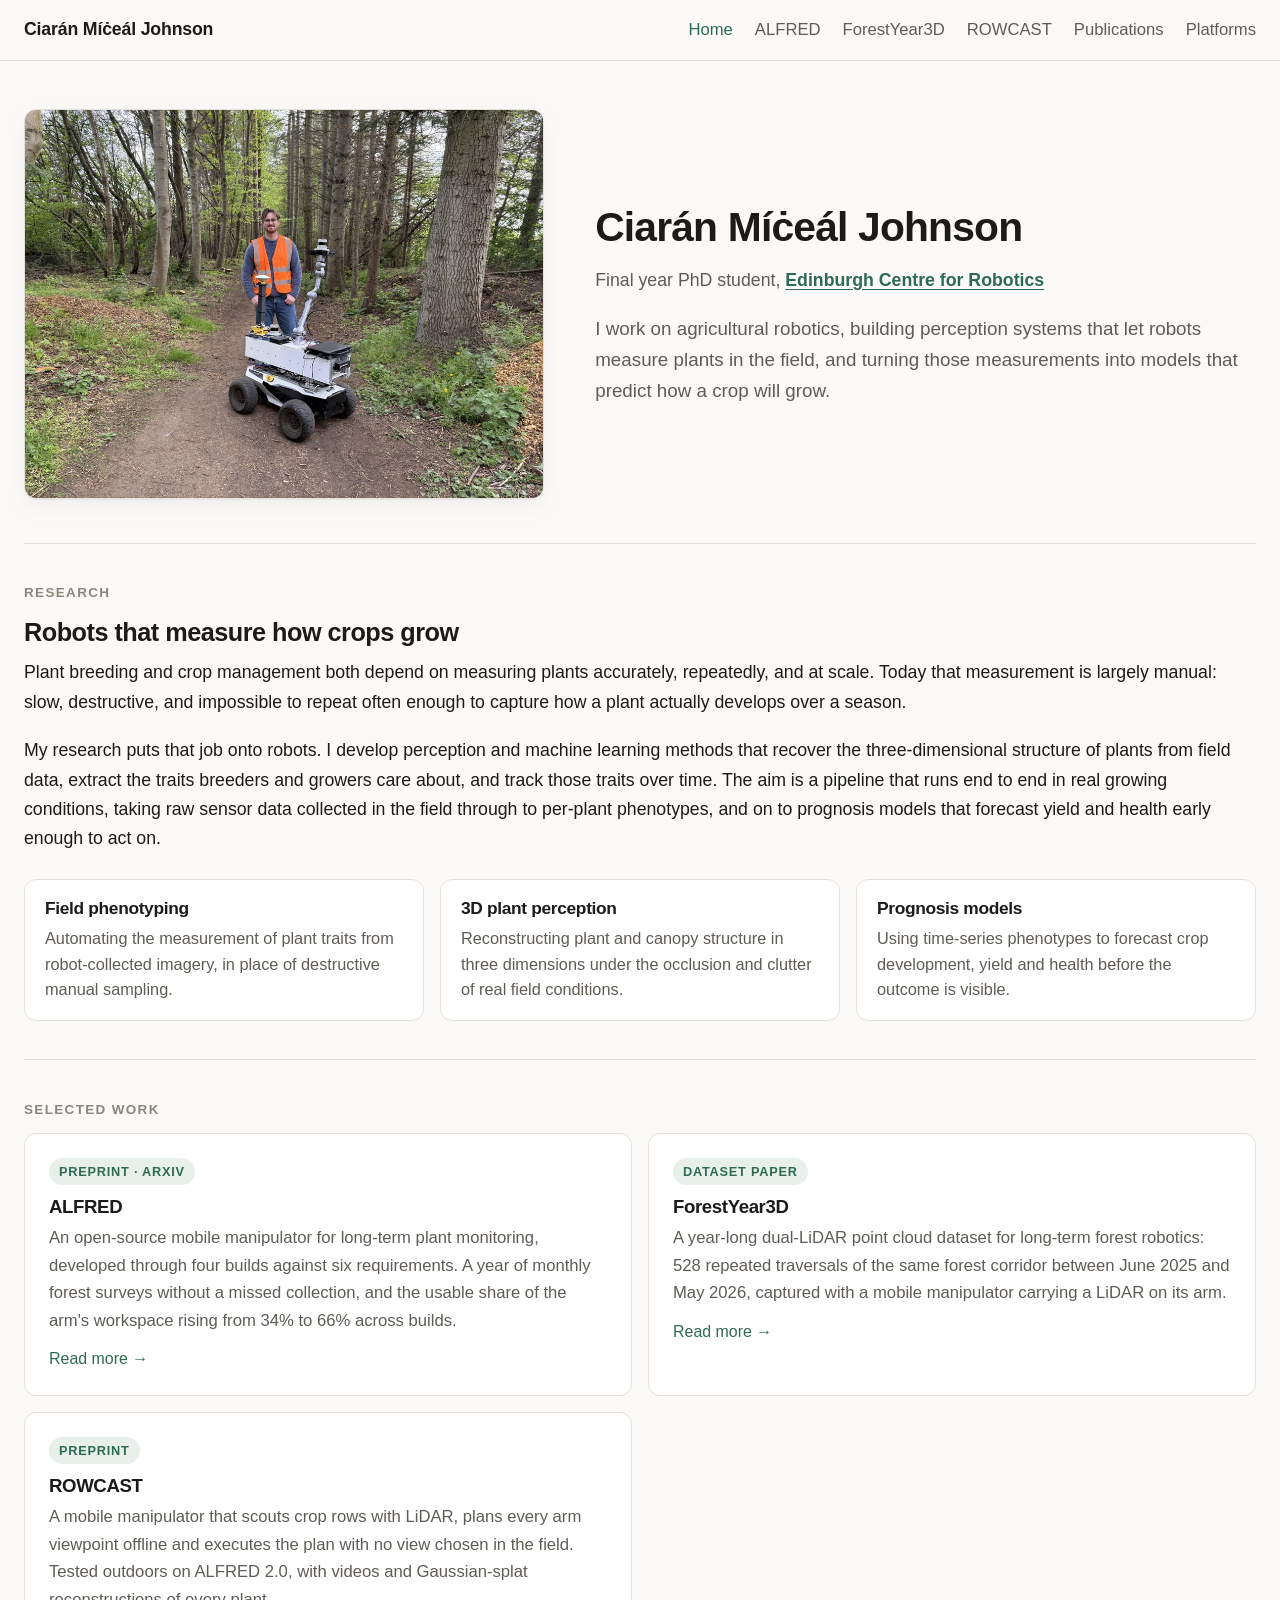
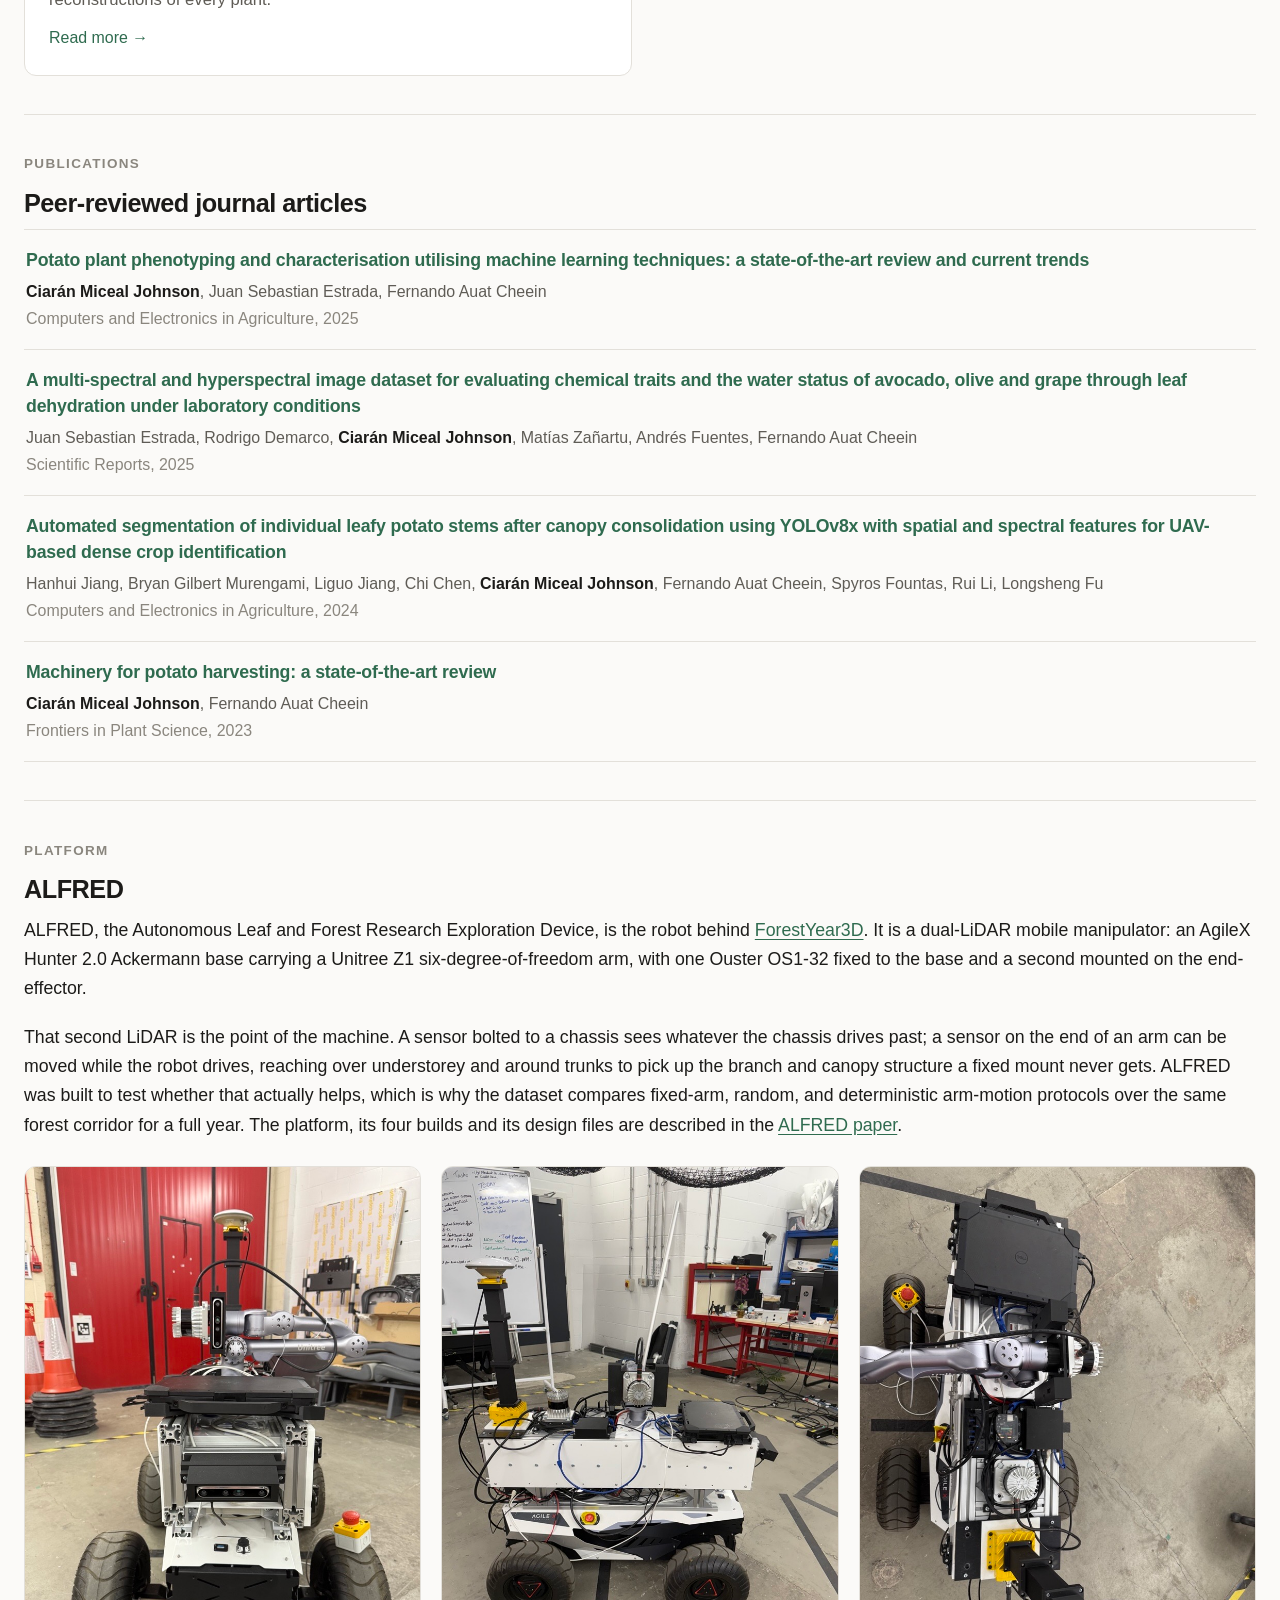
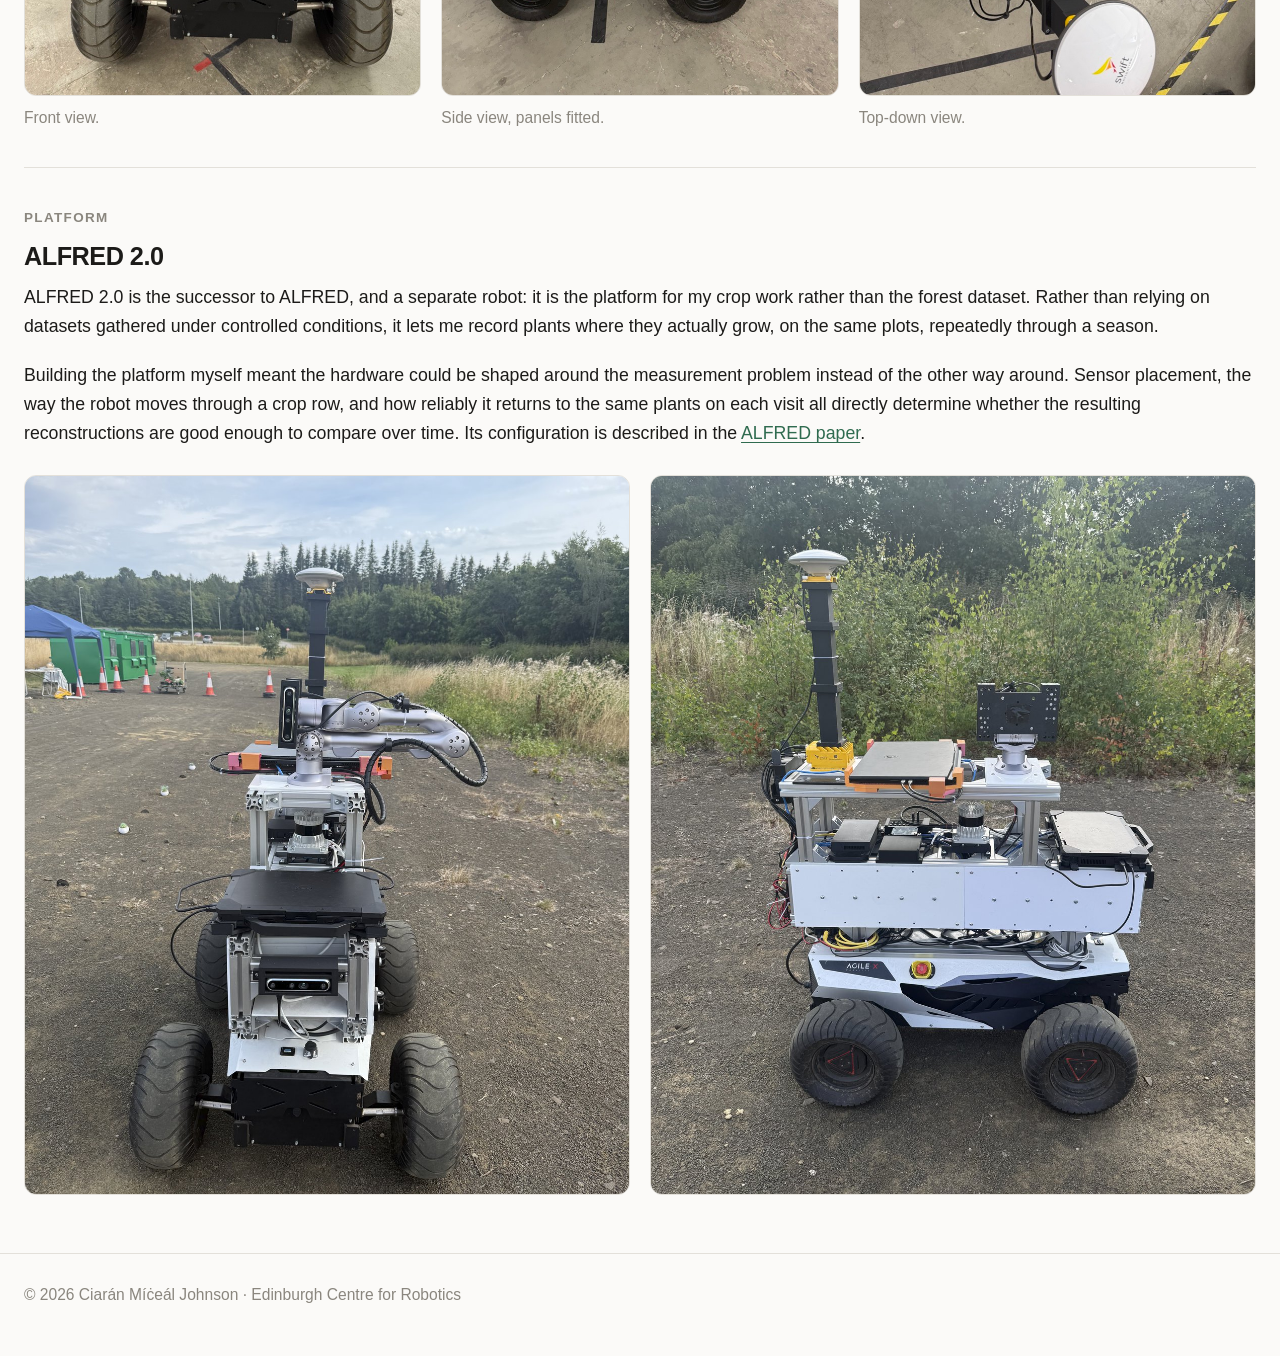
<file: index.html>
<!DOCTYPE html>
<html lang="en">
<head>
  <meta charset="utf-8">
  <meta name="viewport" content="width=device-width, initial-scale=1">
  <title>Ciarán Míċeál Johnson | Agricultural Robotics</title>
  <meta name="description" content="Final year PhD student at the Edinburgh Centre for Robotics, working on agricultural robotics for crop phenotyping and prognosis.">
  <link rel="icon" href="favicon.ico" sizes="48x48">
  <link rel="icon" href="img/favicon-32.png" type="image/png" sizes="32x32">
  <link rel="apple-touch-icon" href="img/apple-touch-icon.png" sizes="180x180">
  <link rel="stylesheet" href="style.css?v=20261101p">
</head>
<body>

  <nav class="site-nav">
    <div class="wrap">
      <a class="brand" href="index.html">Ciarán Míċeál Johnson</a>
      <ul>
        <li><a href="index.html" aria-current="page">Home</a></li>
        <li><a href="ALFRED/">ALFRED</a></li>
        <li><a href="ForestYear3D/">ForestYear3D</a></li>
        <li><a href="ROWCAST/">ROWCAST</a></li>
        <li><a href="#publications">Publications</a></li>
        <li><a href="#alfred">Platforms</a></li>
      </ul>
    </div>
  </nav>

  <main class="wrap">

    <header class="hero">
      <img class="hero-photo" src="img/profile.jpg"
           alt="Ciarán Míċeál Johnson with a field robot on a woodland path">
      <div class="hero-text">
        <h1>Ciarán Míċeál Johnson</h1>
        <p class="affiliation">
          Final year PhD student, <strong><a href="https://www.edinburgh-robotics.org/">Edinburgh Centre for Robotics</a></strong>
        </p>
        <p class="lead">
          I work on agricultural robotics, building perception systems that let
          robots measure plants in the field, and turning those measurements into
          models that predict how a crop will grow.
        </p>
      </div>
    </header>

    <section id="research">
      <p class="eyebrow">Research</p>
      <h2>Robots that measure how crops grow</h2>
      <p>
        Plant breeding and crop management both depend on measuring plants
        accurately, repeatedly, and at scale. Today that measurement is largely
        manual: slow, destructive, and impossible to repeat often enough to
        capture how a plant actually develops over a season.
      </p>
      <p>
        My research puts that job onto robots. I develop perception and machine
        learning methods that recover the three-dimensional structure of plants
        from field data, extract the traits breeders and growers care about, and
        track those traits over time. The aim is a pipeline that runs end to end
        in real growing conditions, taking raw sensor data collected in the field
        through to per-plant phenotypes, and on to prognosis models that forecast
        yield and health early enough to act on.
      </p>

      <div class="themes">
        <div class="theme">
          <h3>Field phenotyping</h3>
          <p>Automating the measurement of plant traits from robot-collected imagery, in place of destructive manual sampling.</p>
        </div>
        <div class="theme">
          <h3>3D plant perception</h3>
          <p>Reconstructing plant and canopy structure in three dimensions under the occlusion and clutter of real field conditions.</p>
        </div>
        <div class="theme">
          <h3>Prognosis models</h3>
          <p>Using time-series phenotypes to forecast crop development, yield and health before the outcome is visible.</p>
        </div>
      </div>
    </section>

    <section id="work">
      <p class="eyebrow">Selected work</p>
      <div class="cards">
      <a class="card" href="ALFRED/">
        <span class="tag">Preprint · arXiv</span>
        <h3>ALFRED</h3>
        <p>
          An open-source mobile manipulator for long-term plant monitoring, developed
          through four builds against six requirements. A year of monthly forest
          surveys without a missed collection, and the usable share of the arm's
          workspace rising from 34% to 66% across builds.
        </p>
        <span class="card-more">Read more →</span>
      </a>

      <a class="card" href="ForestYear3D/">
        <span class="tag">Dataset paper</span>
        <h3>ForestYear3D</h3>
        <p>
          A year-long dual-LiDAR point cloud dataset for long-term forest
          robotics: 528 repeated traversals of the same forest corridor between
          June 2025 and May 2026, captured with a mobile manipulator carrying a
          LiDAR on its arm.
        </p>
        <span class="card-more">Read more →</span>
      </a>

      <a class="card" href="ROWCAST/">
        <span class="tag">Preprint</span>
        <h3>ROWCAST</h3>
        <p>
          A mobile manipulator that scouts crop rows with LiDAR, plans every arm
          viewpoint offline and executes the plan with no view chosen in the field.
          Tested outdoors on ALFRED 2.0, with videos and Gaussian-splat
          reconstructions of every plant.
        </p>
        <span class="card-more">Read more →</span>
      </a>
      </div>
    </section>

    <!-- ================================================================
         PUBLICATIONS
         Peer-reviewed journal articles, newest first. To add one, copy an
         <li class="pub"> block: title links to the DOI, then the author
         list (own name in <strong>), then venue and year.
         ================================================================ -->
    <section id="publications">
      <p class="eyebrow">Publications</p>
      <h2>Peer-reviewed journal articles</h2>

      <ul class="pubs">
        <li class="pub">
          <h3>
            <a href="https://doi.org/10.1016/j.compag.2025.110304">
              Potato plant phenotyping and characterisation utilising machine
              learning techniques: a state-of-the-art review and current trends
            </a>
          </h3>
          <p class="pub-authors"><strong>Ciarán Miceal Johnson</strong>, Juan Sebastian Estrada, Fernando Auat Cheein</p>
          <p class="pub-venue">Computers and Electronics in Agriculture, 2025</p>
        </li>

        <li class="pub">
          <h3>
            <a href="https://doi.org/10.1038/s41598-025-85714-8">
              A multi-spectral and hyperspectral image dataset for evaluating
              chemical traits and the water status of avocado, olive and grape
              through leaf dehydration under laboratory conditions
            </a>
          </h3>
          <p class="pub-authors">Juan Sebastian Estrada, Rodrigo Demarco, <strong>Ciarán Miceal Johnson</strong>, Matías Zañartu, Andrés Fuentes, Fernando Auat Cheein</p>
          <p class="pub-venue">Scientific Reports, 2025</p>
        </li>

        <li class="pub">
          <h3>
            <a href="https://doi.org/10.1016/j.compag.2024.108795">
              Automated segmentation of individual leafy potato stems after canopy
              consolidation using YOLOv8x with spatial and spectral features for
              UAV-based dense crop identification
            </a>
          </h3>
          <p class="pub-authors">Hanhui Jiang, Bryan Gilbert Murengami, Liguo Jiang, Chi Chen, <strong>Ciarán Miceal Johnson</strong>, Fernando Auat Cheein, Spyros Fountas, Rui Li, Longsheng Fu</p>
          <p class="pub-venue">Computers and Electronics in Agriculture, 2024</p>
        </li>

        <li class="pub">
          <h3>
            <a href="https://doi.org/10.3389/fpls.2023.1156734">
              Machinery for potato harvesting: a state-of-the-art review
            </a>
          </h3>
          <p class="pub-authors"><strong>Ciarán Miceal Johnson</strong>, Fernando Auat Cheein</p>
          <p class="pub-venue">Frontiers in Plant Science, 2023</p>
        </li>
      </ul>
    </section>

    <!-- ================================================================
         ALFRED, the forest platform behind ForestYear3D.
         Distinct from ALFRED 2.0 below, which is a separate robot.
         ================================================================ -->
    <section id="alfred">
      <p class="eyebrow">Platform</p>
      <h2>ALFRED</h2>
      <p>
        ALFRED, the Autonomous Leaf and Forest Research Exploration Device, is the
        robot behind <a href="ForestYear3D/">ForestYear3D</a>. It is a dual-LiDAR
        mobile manipulator: an AgileX Hunter 2.0 Ackermann base carrying a Unitree Z1
        six-degree-of-freedom arm, with one Ouster OS1-32 fixed to the base and a
        second mounted on the end-effector.
      </p>
      <p>
        That second LiDAR is the point of the machine. A sensor bolted to a chassis
        sees whatever the chassis drives past; a sensor on the end of an arm can be
        moved while the robot drives, reaching over understorey and around trunks to
        pick up the branch and canopy structure a fixed mount never gets. ALFRED was
        built to test whether that actually helps, which is why the dataset compares
        fixed-arm, random, and deterministic arm-motion protocols over the same forest
        corridor for a full year. The platform, its four builds and its design files are
        described in the <a href="ALFRED/">ALFRED paper</a>.
      </p>

      <div class="gallery gallery--views">
        <figure>
          <img src="img/front_view.jpeg" alt="ALFRED seen head on, with the Unitree Z1 arm carrying the arm-mounted LiDAR above the base deck">
          <figcaption>Front view.</figcaption>
        </figure>
        <figure>
          <img src="img/side_view_panels.jpeg" alt="ALFRED from the side with its electronics panels fitted, on the AgileX Hunter 2.0 base">
          <figcaption>Side view, panels fitted.</figcaption>
        </figure>
        <figure>
          <img src="img/top_down.jpeg" alt="ALFRED from above, showing the arm, LiDAR, laptop and GNSS antenna laid out on the base deck">
          <figcaption>Top-down view.</figcaption>
        </figure>
      </div>
    </section>

    <!-- ================================================================
         ALFRED 2.0
         TODO (optional): add the specifics if you want them public, e.g.
         the sensor suite, drive base, autonomy stack, and which field
         trials it has run. Kept general for now.
         ================================================================ -->
    <section id="alfred2">
      <p class="eyebrow">Platform</p>
      <h2>ALFRED 2.0</h2>
      <p>
        ALFRED 2.0 is the successor to ALFRED, and a separate robot: it is the
        platform for my crop work rather than the forest dataset. Rather than
        relying on datasets gathered under controlled conditions, it lets me record
        plants where they actually grow, on the same plots, repeatedly through a
        season.
      </p>
      <p>
        Building the platform myself meant the hardware could be shaped around
        the measurement problem instead of the other way around. Sensor placement,
        the way the robot moves through a crop row, and how reliably it returns
        to the same plants on each visit all directly determine whether the
        resulting reconstructions are good enough to compare over time. Its
        configuration is described in the <a href="ALFRED/#alfred2">ALFRED paper</a>.
      </p>

      <div class="gallery gallery--pair">
        <figure>
          <img src="img/alfred2_front.jpg" alt="ALFRED 2.0 field robot, front view, showing its manipulator arm and mast-mounted sensors">
        </figure>
        <figure>
          <img src="img/alfred2_side.jpg" alt="ALFRED 2.0 field robot, side view, showing its four-wheeled all-terrain base">
        </figure>
      </div>
    </section>

  </main>

  <footer>
    <div class="wrap">
      <p>© 2026 Ciarán Míċeál Johnson · Edinburgh Centre for Robotics</p>
    </div>
  </footer>

</body>
</html>
</file>
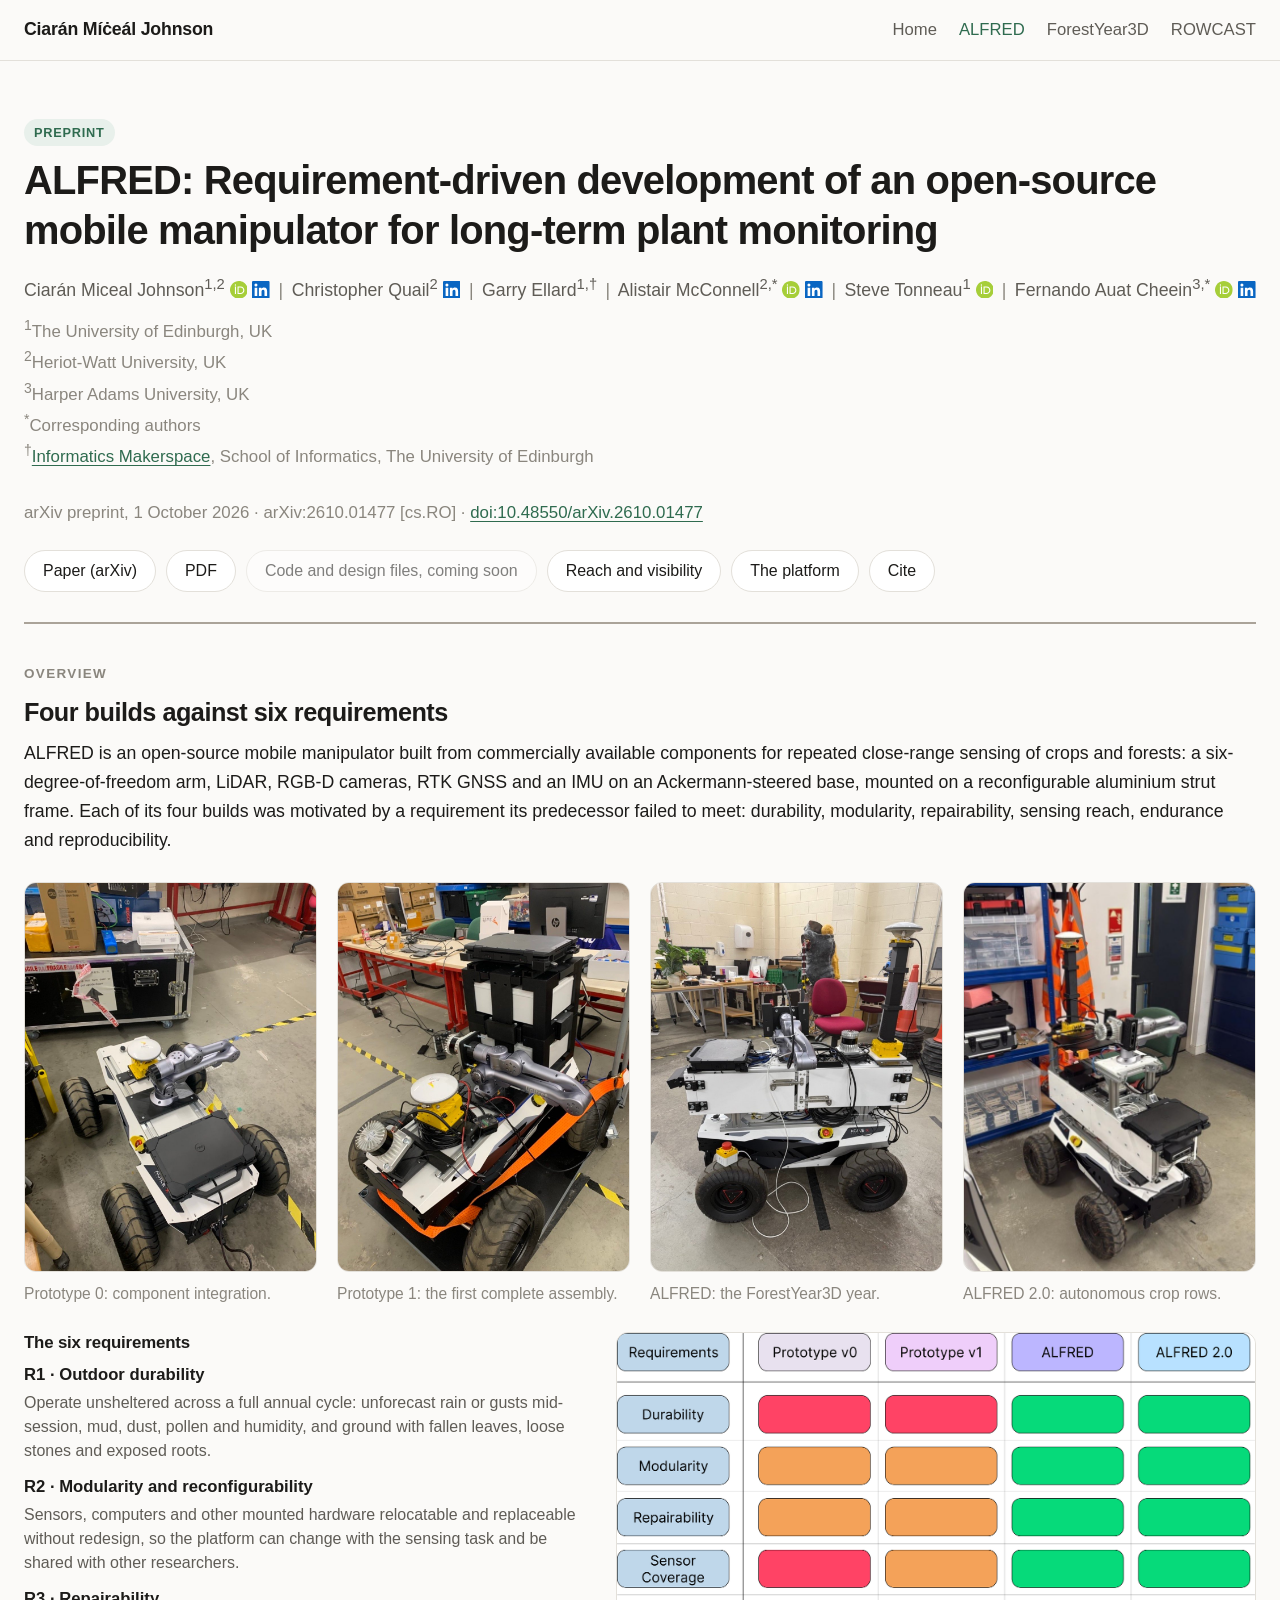
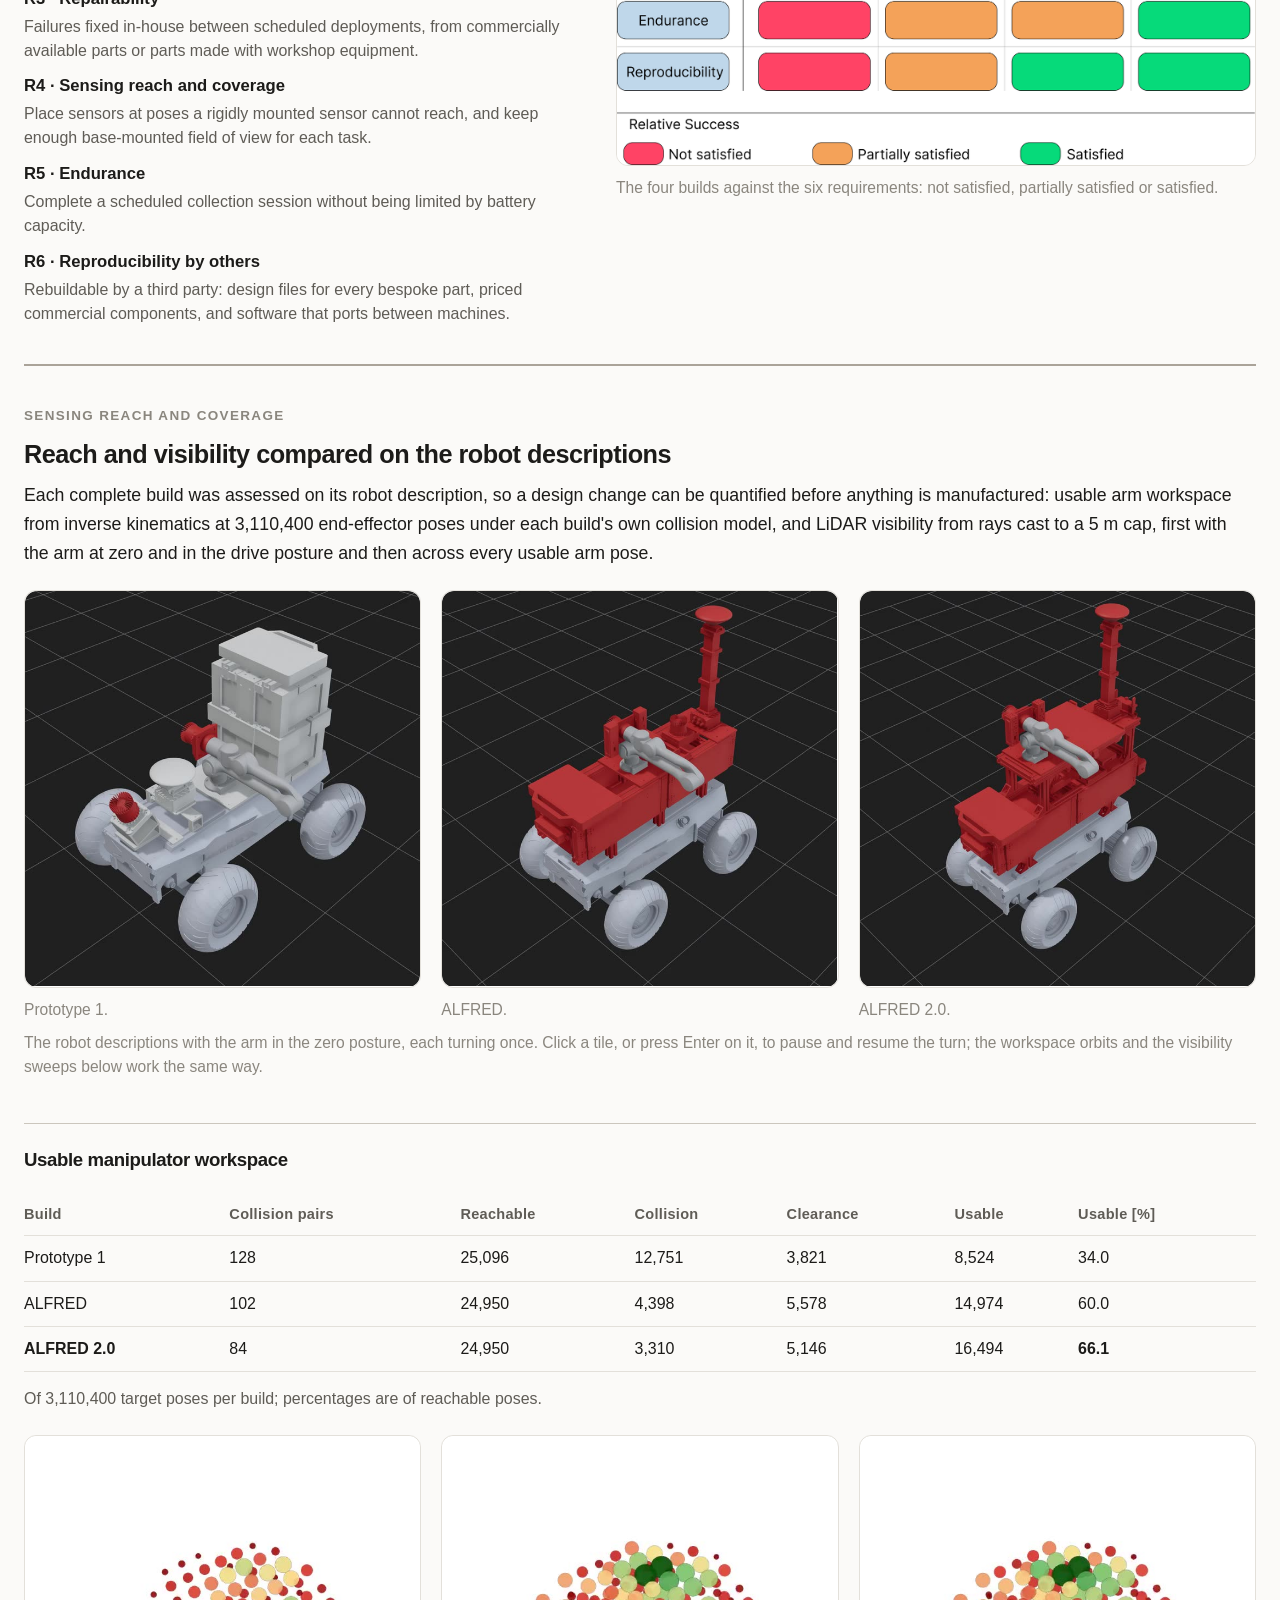
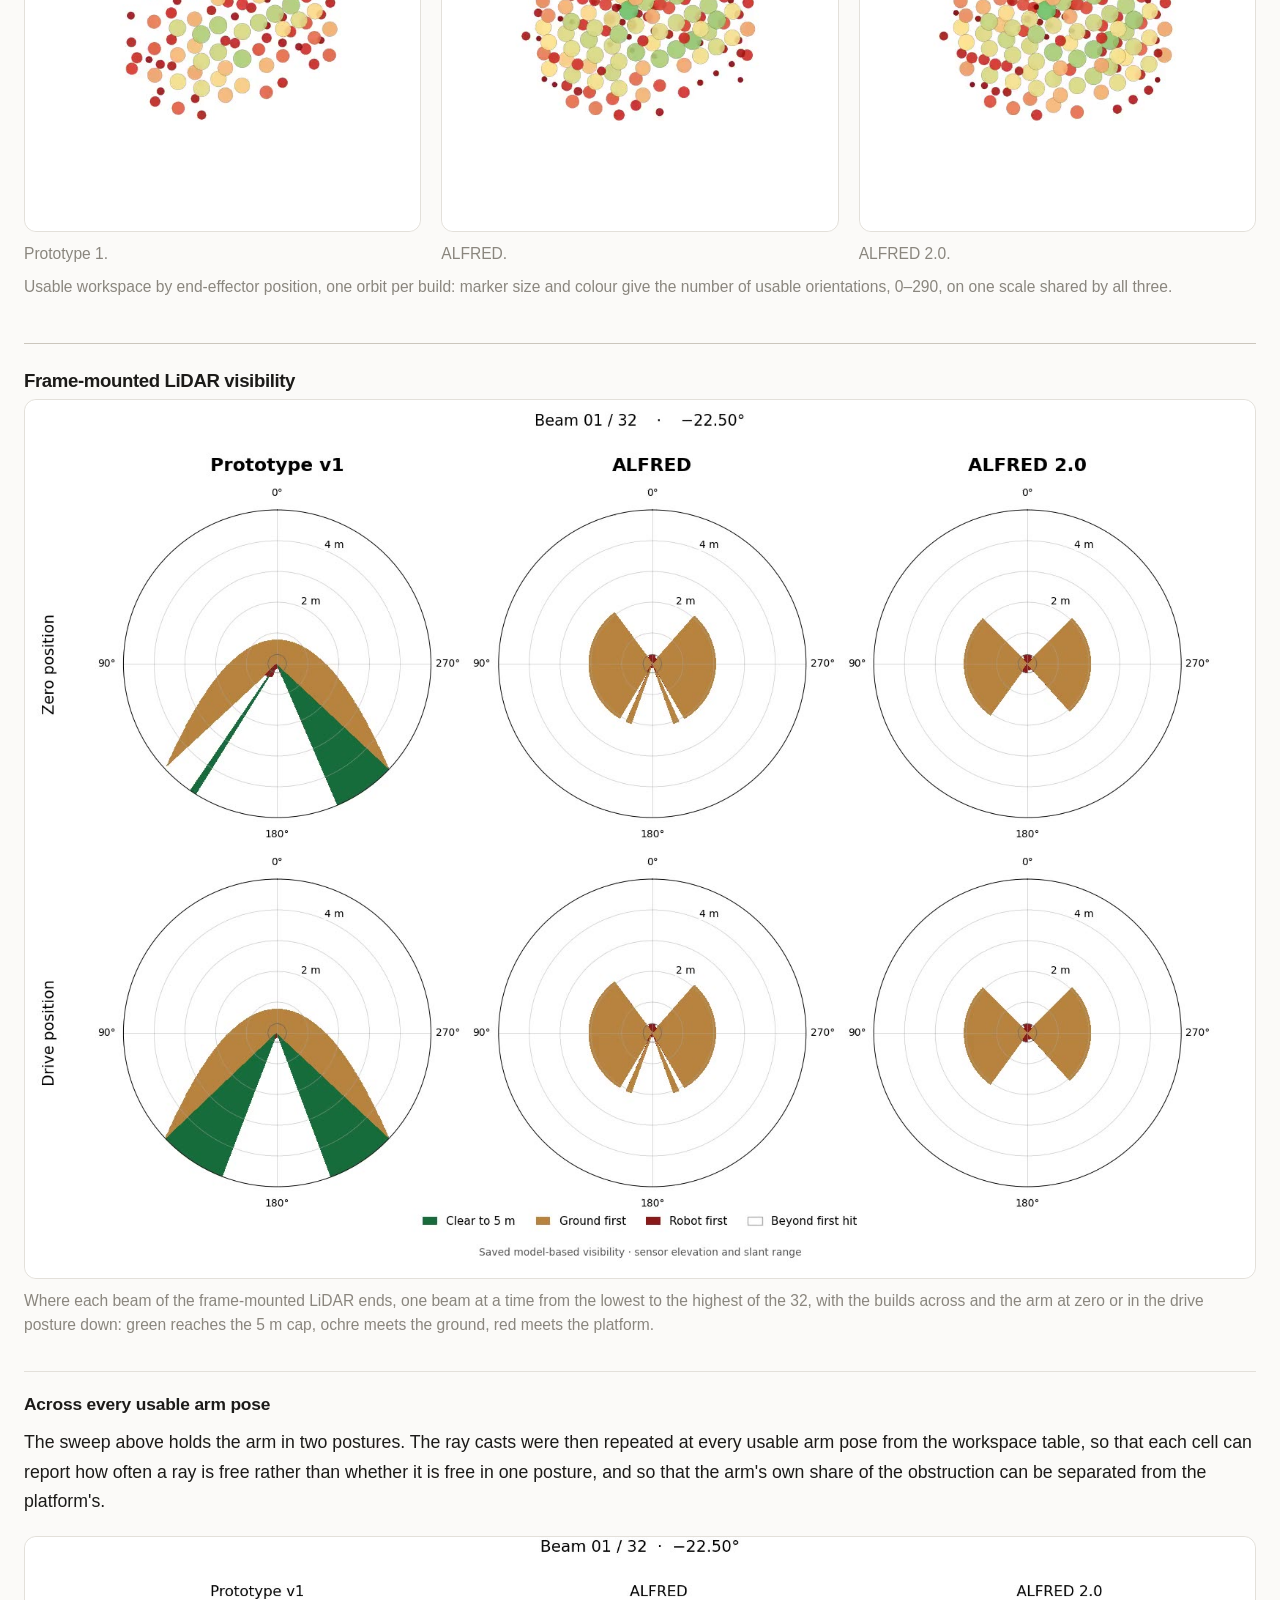
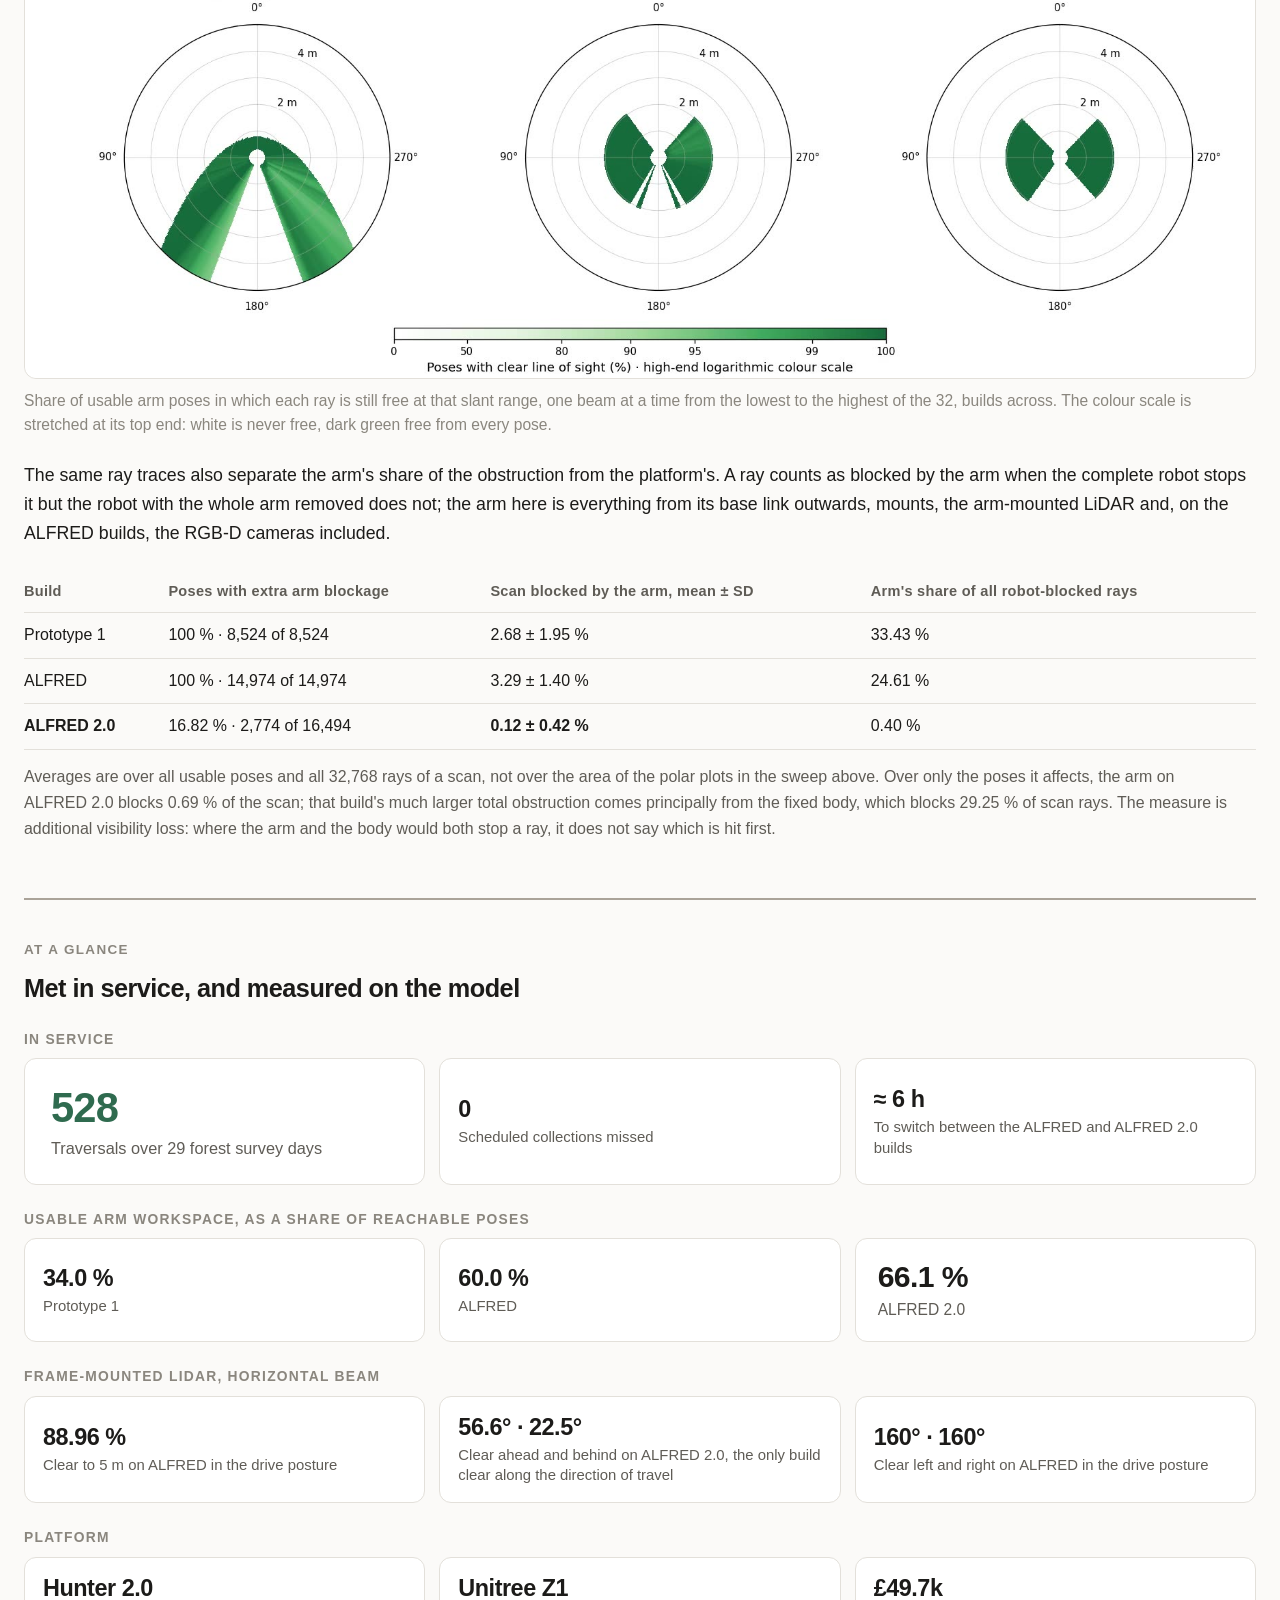
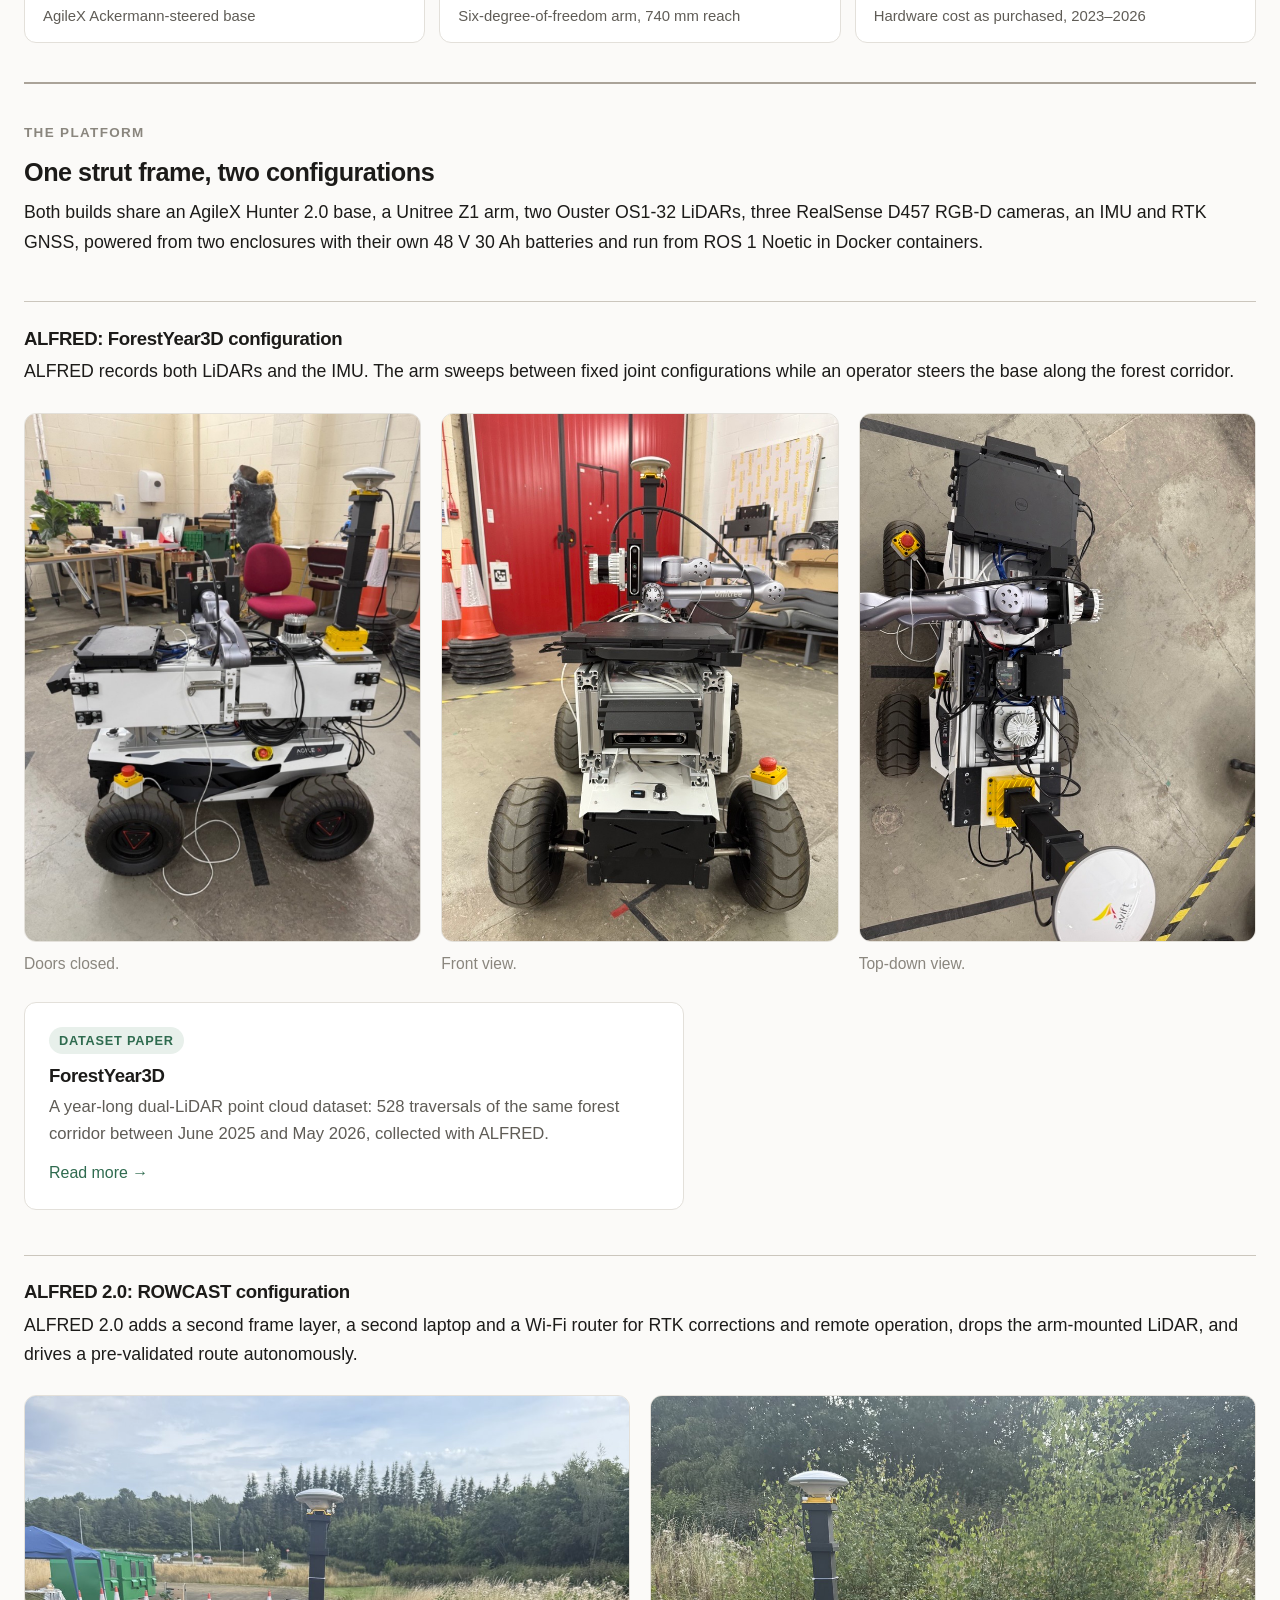
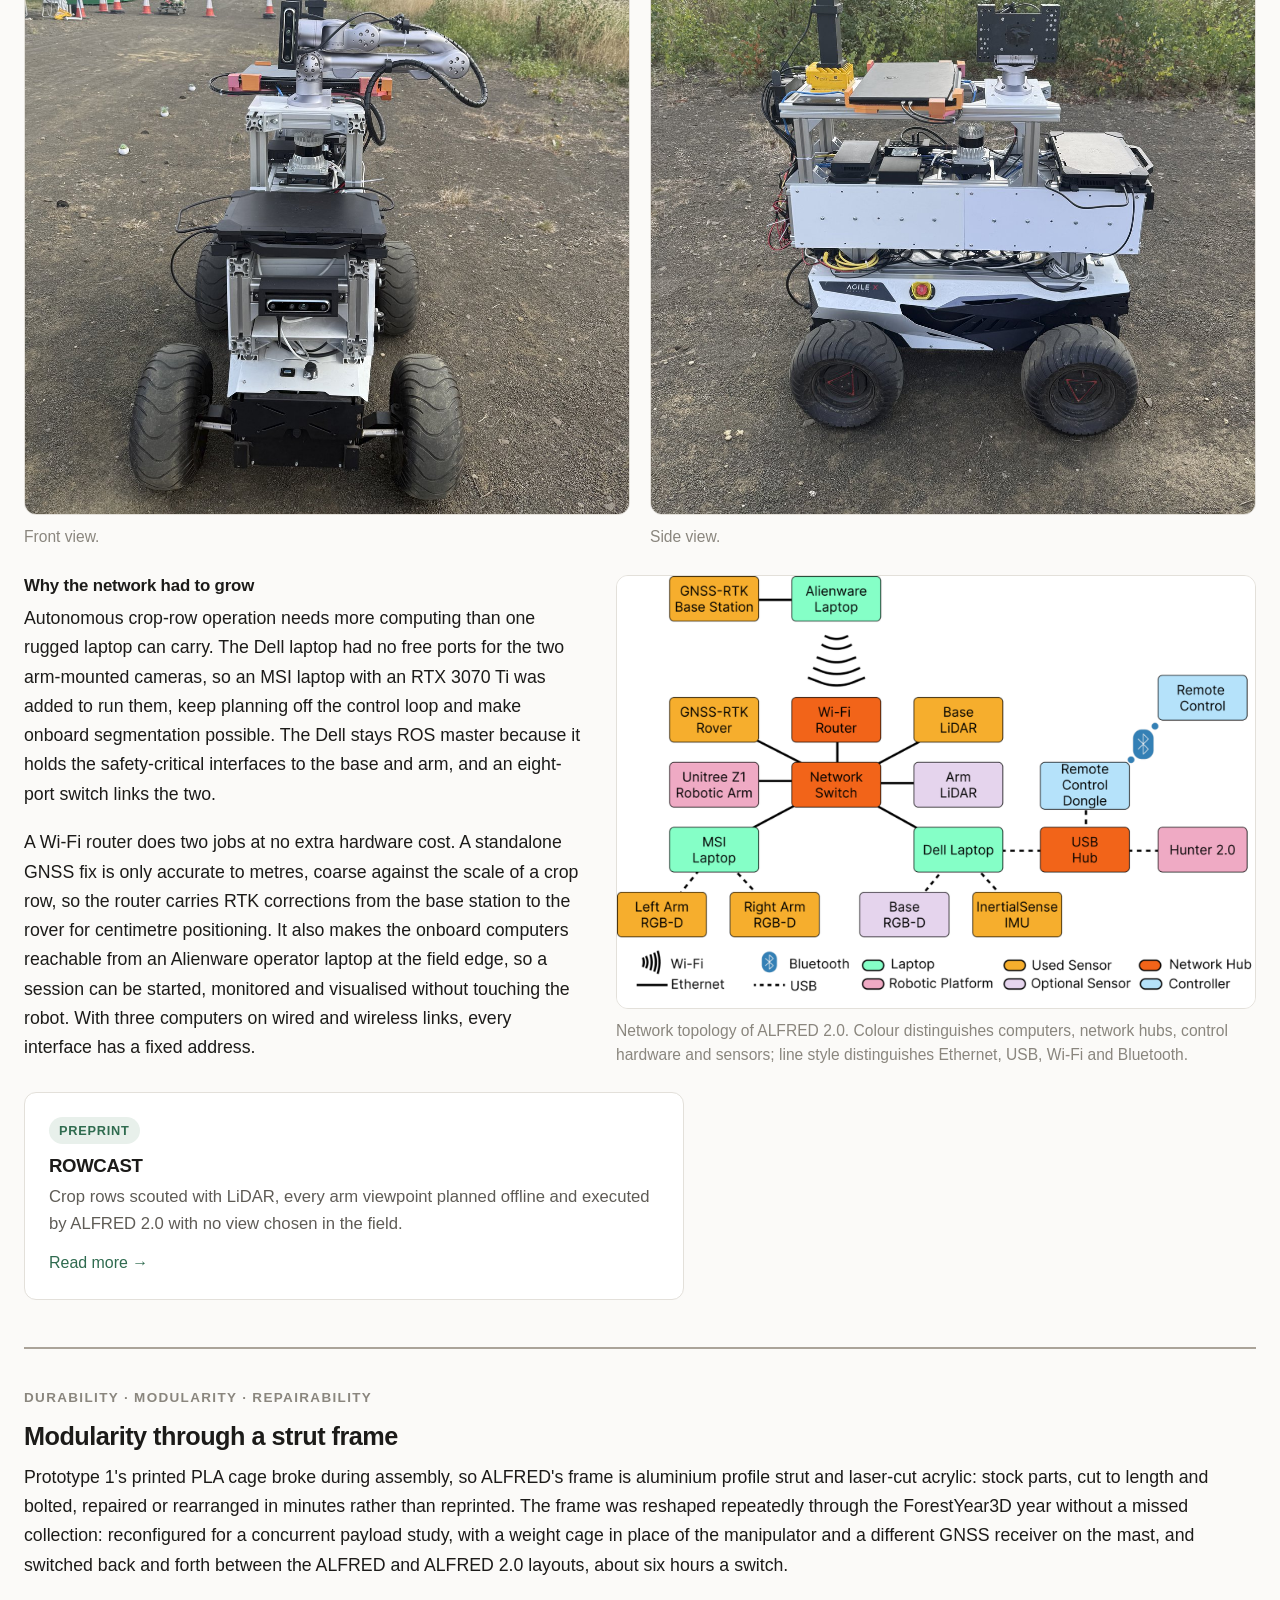
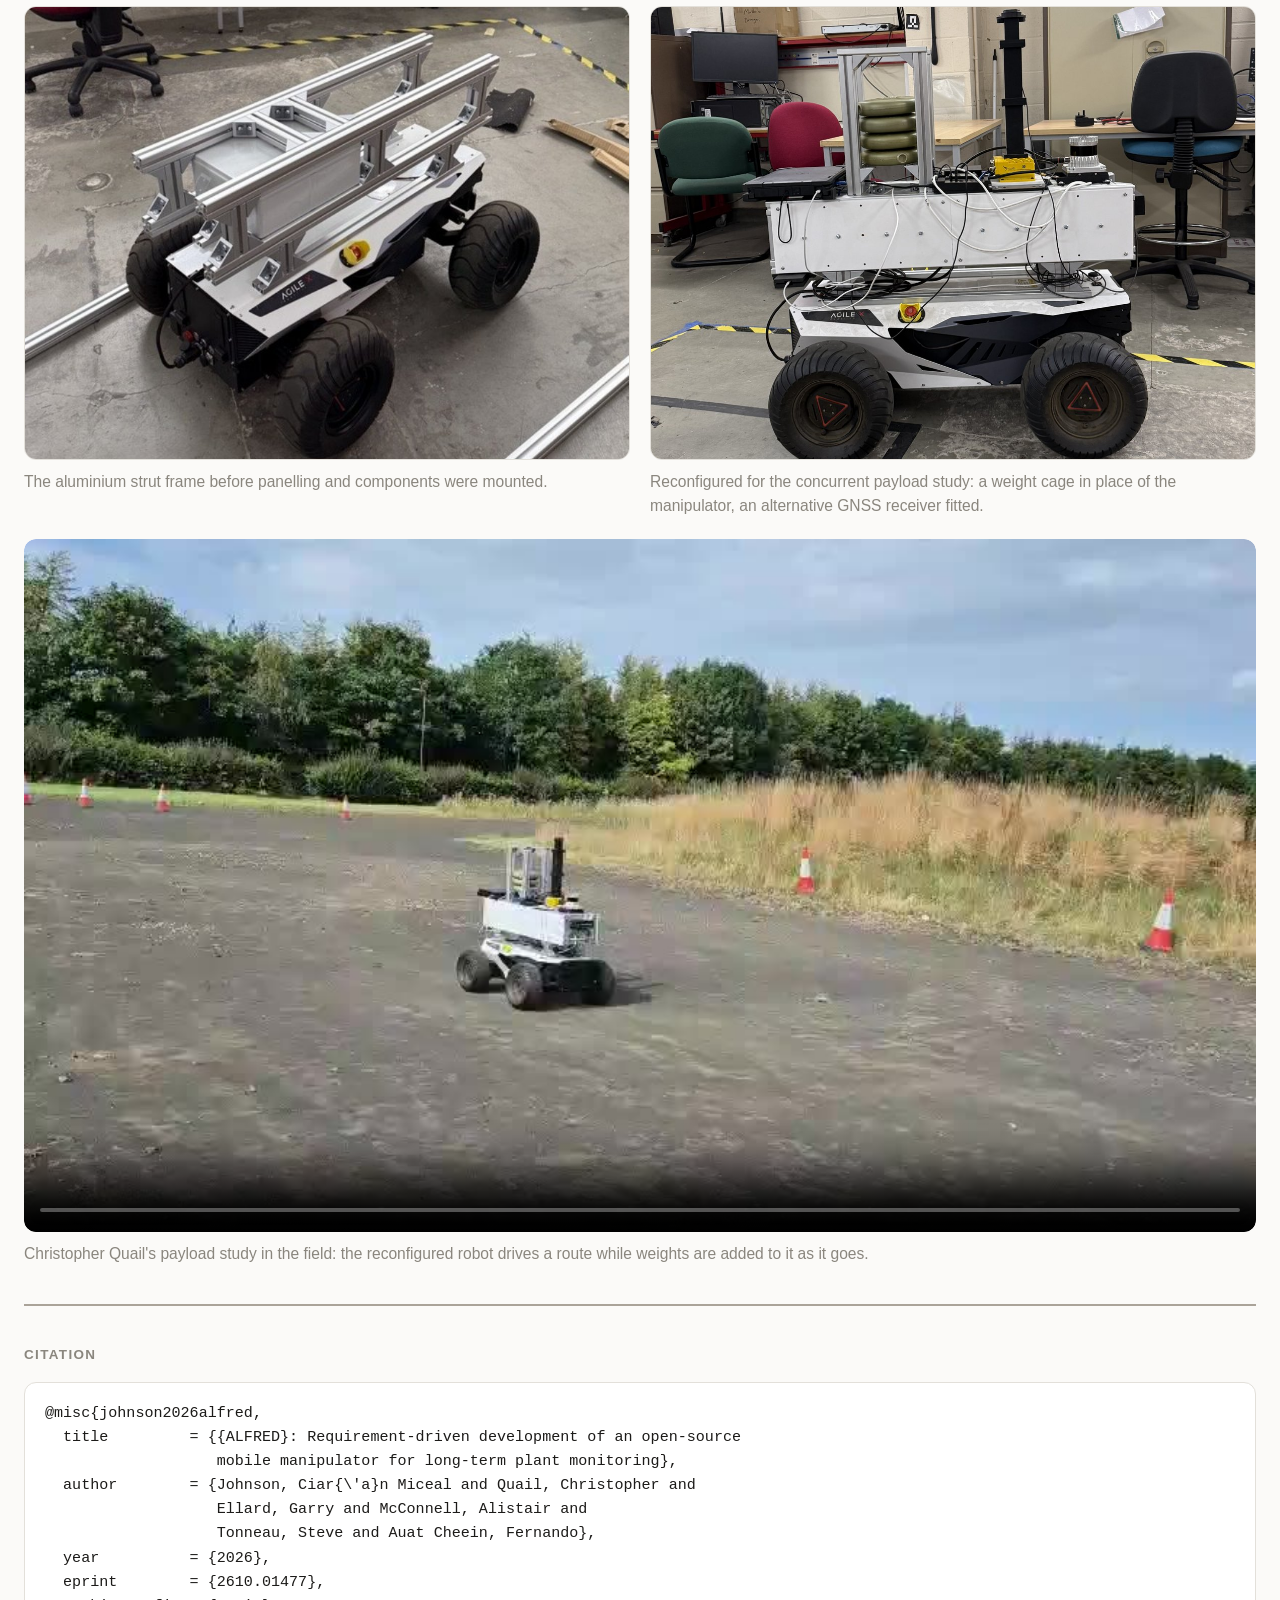
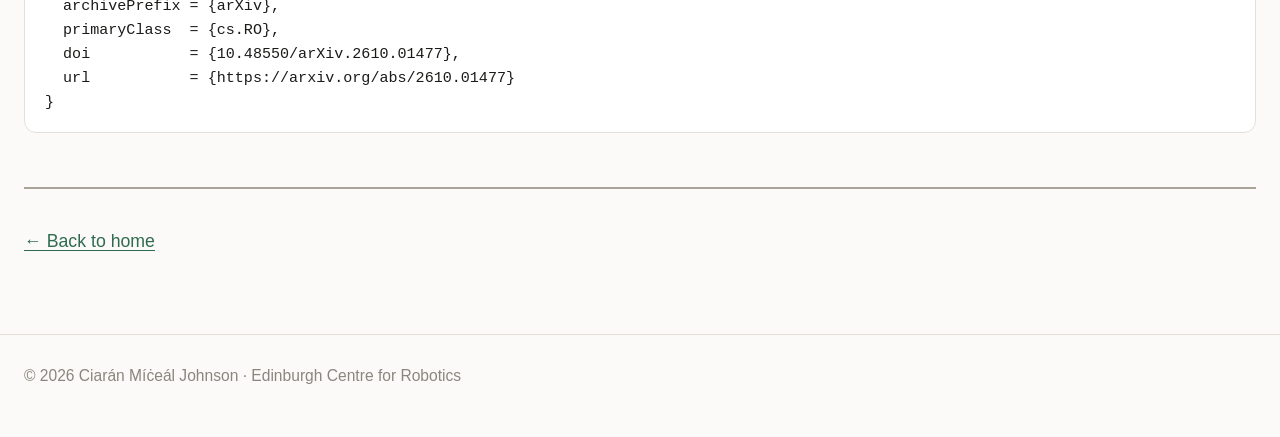
<file: ALFRED/index.html>
<!DOCTYPE html>
<html lang="en">
<head>
  <meta charset="utf-8">
  <meta name="viewport" content="width=device-width, initial-scale=1">
  <title>ALFRED | Ciarán Míċeál Johnson</title>
  <meta name="description" content="ALFRED: an open-source mobile manipulator for long-term plant monitoring, developed through four builds against six requirements. A year of monthly forest surveys without a missed collection, and model-based comparison of arm reach and LiDAR visibility across builds. arXiv preprint, October 2026.">
  <link rel="icon" href="../favicon.ico" sizes="48x48">
  <link rel="icon" href="../img/favicon-32.png" type="image/png" sizes="32x32">
  <link rel="apple-touch-icon" href="../img/apple-touch-icon.png" sizes="180x180">
  <link rel="stylesheet" href="../style.css?v=20261101p">
</head>
<body class="paper">

  <!-- Icon sprite for the author links; referenced with <use href="#icon-..."> -->
  <svg width="0" height="0" style="position:absolute" aria-hidden="true" focusable="false">
    <symbol id="icon-orcid" viewBox="0 0 256 256">
      <path fill="#A6CE39" d="M256 128c0 70.7-57.3 128-128 128S0 198.7 0 128 57.3 0 128 0s128 57.3 128 128z"/>
      <path fill="#fff" d="M86.3 186.2H70.9V79.1h15.4v107.1zM108.9 79.1h41.6c39.6 0 57 28.3 57 53.6 0 27.5-21.5 53.6-56.8 53.6h-41.8V79.1zm15.4 93.3h24.5c34.9 0 42.9-26.5 42.9-39.7 0-21.5-13.7-39.7-43.7-39.7h-23.7v79.4zM88.7 56.8c0 5.5-4.5 10.1-10.1 10.1s-10.1-4.6-10.1-10.1c0-5.6 4.5-10.1 10.1-10.1s10.1 4.6 10.1 10.1z"/>
    </symbol>
    <symbol id="icon-linkedin" viewBox="0 0 24 24">
      <rect x="1" y="1" width="22" height="22" rx="2" fill="#fff"/>
      <path fill="#0A66C2" d="M20.447 20.452h-3.554v-5.569c0-1.328-.027-3.037-1.852-3.037-1.853 0-2.136 1.445-2.136 2.939v5.667H9.351V9h3.414v1.561h.046c.477-.9 1.637-1.85 3.37-1.85 3.601 0 4.267 2.37 4.267 5.455v6.286zM5.337 7.433a2.062 2.062 0 1 1 0-4.125 2.062 2.062 0 0 1 0 4.125zm1.782 13.019H3.555V9h3.564v11.452zM22.225 0H1.771C.792 0 0 .774 0 1.729v20.542C0 23.227.792 24 1.771 24h20.451C23.2 24 24 23.227 24 22.271V1.729C24 .774 23.2 0 22.222 0h.003z"/>
    </symbol>
  </svg>

  <nav class="site-nav">
    <div class="wrap">
      <a class="brand" href="../index.html">Ciarán Míċeál Johnson</a>
      <ul>
        <li><a href="../index.html">Home</a></li>
        <li><a href="./" aria-current="page">ALFRED</a></li>
        <li><a href="../ForestYear3D/">ForestYear3D</a></li>
        <li><a href="../ROWCAST/">ROWCAST</a></li>
      </ul>
    </div>
  </nav>

  <main class="wrap">

    <!-- ================================================================
         TITLE BLOCK
         Preprint on arXiv (2610.01477, 1 October 2026). Add the venue and
         DOI here once the paper is accepted. The Code link stays disabled
         until github.com/CiaranJohnson/ALFRED is public.
         ================================================================ -->
    <header class="paper-head">
      <span class="tag">Preprint</span>
      <h1>ALFRED: Requirement-driven development of an open-source mobile manipulator for long-term plant monitoring</h1>
      <p class="authors">
        <span class="author">Ciarán Miceal Johnson<sup>1,2</sup>
          <a class="author-link" href="https://orcid.org/0009-0005-3101-6712" target="_blank" rel="noopener" aria-label="Ciarán Miceal Johnson on ORCID" title="ORCID"><svg><use href="#icon-orcid"/></svg></a>
          <a class="author-link" href="https://www.linkedin.com/in/ciaran-johnson-749905177/" target="_blank" rel="noopener" aria-label="Ciarán Miceal Johnson on LinkedIn" title="LinkedIn"><svg><use href="#icon-linkedin"/></svg></a></span>
        <span class="sep" aria-hidden="true">|</span>
        <span class="author">Christopher Quail<sup>2</sup>
          <a class="author-link" href="https://www.linkedin.com/in/christopher-quail-3864a7166/" target="_blank" rel="noopener" aria-label="Christopher Quail on LinkedIn" title="LinkedIn"><svg><use href="#icon-linkedin"/></svg></a></span>
        <span class="sep" aria-hidden="true">|</span>
        <!-- The dagger on Garry Ellard points to the Informatics Makerspace
             line under the affiliations; the address is the one the arXiv
             paper gives, both as his author URL and in the acknowledgements
             (a SharePoint site, University of Edinburgh login). -->
        <span class="author">Garry Ellard<sup>1,&dagger;</sup></span>
        <span class="sep" aria-hidden="true">|</span>
        <span class="author">Alistair McConnell<sup>2,*</sup>
          <a class="author-link" href="https://orcid.org/0000-0003-3168-1323" target="_blank" rel="noopener" aria-label="Alistair McConnell on ORCID" title="ORCID"><svg><use href="#icon-orcid"/></svg></a>
          <a class="author-link" href="https://www.linkedin.com/in/alistair-mcconnell-1576246a/" target="_blank" rel="noopener" aria-label="Alistair McConnell on LinkedIn" title="LinkedIn"><svg><use href="#icon-linkedin"/></svg></a></span>
        <span class="sep" aria-hidden="true">|</span>
        <span class="author">Steve Tonneau<sup>1</sup>
          <a class="author-link" href="https://orcid.org/0000-0003-3001-8693" target="_blank" rel="noopener" aria-label="Steve Tonneau on ORCID" title="ORCID"><svg><use href="#icon-orcid"/></svg></a></span>
        <span class="sep" aria-hidden="true">|</span>
        <span class="author">Fernando Auat Cheein<sup>3,*</sup>
          <a class="author-link" href="https://orcid.org/0000-0002-6347-7696" target="_blank" rel="noopener" aria-label="Fernando Auat Cheein on ORCID" title="ORCID"><svg><use href="#icon-orcid"/></svg></a>
          <a class="author-link" href="https://www.linkedin.com/in/fernando-auat-cheein-30743a59/" target="_blank" rel="noopener" aria-label="Fernando Auat Cheein on LinkedIn" title="LinkedIn"><svg><use href="#icon-linkedin"/></svg></a></span>
      </p>
      <p class="venue">
        <sup>1</sup>The University of Edinburgh, UK<br>
        <sup>2</sup>Heriot-Watt University, UK<br>
        <sup>3</sup>Harper Adams University, UK<br>
        <sup>*</sup>Corresponding authors<br>
        <sup>&dagger;</sup><a href="https://uoe.sharepoint.com/sites/InformaticsMakerspace" target="_blank" rel="noopener">Informatics Makerspace</a>, School of Informatics, The University of Edinburgh<br><br>
        arXiv preprint, 1 October 2026 · arXiv:2610.01477 [cs.RO] ·
        <a href="https://doi.org/10.48550/arXiv.2610.01477" target="_blank" rel="noopener">doi:10.48550/arXiv.2610.01477</a>
      </p>

      <!-- TODO: remove aria-disabled from the Code link once the GitHub
           repository is public. -->
      <ul class="paper-links">
        <li><a href="https://arxiv.org/abs/2610.01477" target="_blank" rel="noopener">Paper (arXiv)</a></li>
        <li><a href="https://arxiv.org/pdf/2610.01477" target="_blank" rel="noopener">PDF</a></li>
        <li><a href="https://github.com/CiaranJohnson/ALFRED" aria-disabled="true">Code and design files, coming soon</a></li>
        <li><a href="#reach">Reach and visibility</a></li>
        <li><a href="#platform">The platform</a></li>
        <li><a href="#citation">Cite</a></li>
      </ul>
    </header>

    <!-- ================================================================
         OVERVIEW
         Figure 7 of the paper (the four builds) and Figure 8 (each build
         against the six requirements). Web images are rendered from the
         manuscript's figure files by scripts/render_alfred_figures.py; see
         media/README.md.
         ================================================================ -->
    <section id="overview">
      <p class="eyebrow">Overview</p>
      <h2>Four builds against six requirements</h2>
      <p>
        ALFRED is an open-source mobile manipulator built from commercially available
        components for repeated close-range sensing of crops and forests: a six-degree-of-freedom
        arm, LiDAR, RGB-D cameras, RTK GNSS and an IMU on an Ackermann-steered base, mounted on a
        reconfigurable aluminium strut frame. Each of its four builds was motivated by a
        requirement its predecessor failed to meet: durability, modularity, repairability,
        sensing reach, endurance and reproducibility.
      </p>

      <div class="gallery gallery--four gallery--builds">
        <figure>
          <img src="../img/alfred_build_p0.jpg" width="1025" height="1366" alt="Prototype 0: the Hunter 2.0 base with early 3D-printed mounts and a manipulator fitted">
          <figcaption>Prototype 0: component integration.</figcaption>
        </figure>
        <figure>
          <img src="../img/alfred_build_p1.jpg" width="1025" height="1366" alt="Prototype 1: the base with a 3D-printed cage holding the electronics enclosures and a laptop rail above">
          <figcaption>Prototype 1: the first complete assembly.</figcaption>
        </figure>
        <figure>
          <img src="../img/alfred_build_alfred.jpg" width="1025" height="1366" alt="ALFRED: the aluminium strut frame with acrylic panels and hinged doors closed, arm and sensors on top">
          <figcaption>ALFRED: the ForestYear3D year.</figcaption>
        </figure>
        <figure>
          <img src="../img/alfred_build_alfred2.jpg" width="1200" height="1579" alt="ALFRED 2.0: the same frame with a second layer carrying another laptop, a router and a larger network switch">
          <figcaption>ALFRED&nbsp;2.0: autonomous crop rows.</figcaption>
        </figure>
      </div>

      <!-- The six requirements, R1 to R6 of the paper, beside Figure 8. -->
      <div class="intro-row intro-row--figure">
        <div class="intro-copy">
          <h4>The six requirements</h4>
          <dl class="deflist deflist--tight">
            <dt>R1 · Outdoor durability</dt>
            <dd>Operate unsheltered across a full annual cycle: unforecast rain or gusts mid-session, mud, dust, pollen and humidity, and ground with fallen leaves, loose stones and exposed roots.</dd>
            <dt>R2 · Modularity and reconfigurability</dt>
            <dd>Sensors, computers and other mounted hardware relocatable and replaceable without redesign, so the platform can change with the sensing task and be shared with other researchers.</dd>
            <dt>R3 · Repairability</dt>
            <dd>Failures fixed in-house between scheduled deployments, from commercially available parts or parts made with workshop equipment.</dd>
            <dt>R4 · Sensing reach and coverage</dt>
            <dd>Place sensors at poses a rigidly mounted sensor cannot reach, and keep enough base-mounted field of view for each task.</dd>
            <dt>R5 · Endurance</dt>
            <dd>Complete a scheduled collection session without being limited by battery capacity.</dd>
            <dt>R6 · Reproducibility by others</dt>
            <dd>Rebuildable by a third party: design files for every bespoke part, priced commercial components, and software that ports between machines.</dd>
          </dl>
        </div>
        <figure>
          <img src="../img/alfred_requirements.png" width="1600" height="1083" loading="lazy"
               alt="A grid of the six requirements against the four builds, coloured red for not satisfied, orange for partially satisfied and green for satisfied; the colours shift from red and orange on the prototypes to green on ALFRED and ALFRED 2.0">
          <figcaption>The four builds against the six requirements: not satisfied, partially satisfied or satisfied.</figcaption>
        </figure>
      </div>
    </section>

    <!-- ================================================================
         SENSING REACH AND COVERAGE
         Figure 15 (robot descriptions), Table 3 (usable workspace),
         Figure 19 (usable workspace by position) and Figure 17 (LiDAR ray
         termination), plus a map of LiDAR visibility across every usable arm
         pose that was computed after the preprint.
         ================================================================ -->
    <section id="reach">
      <p class="eyebrow">Sensing reach and coverage</p>
      <h2>Reach and visibility compared on the robot descriptions</h2>
      <p>
        Each complete build was assessed on its robot description, so a design change can be
        quantified before anything is manufactured: usable arm workspace from inverse kinematics
        at 3,110,400 end-effector poses under each build's own collision model, and LiDAR
        visibility from rays cast to a 5&nbsp;m cap, first with the arm at zero and in the
        drive posture and then across every usable arm pose.
      </p>

      <!-- The robot descriptions as turntables: one 8 s orbit per build with
           the arm in the zero posture, rendered from the URDFs by
           render_robot_turntable.py. Published by scripts/compress_alfred_clips.sh;
           see media/README.md. -->
      <figure>
        <div class="video-grid three-up">
          <figure class="video-item">
            <div class="video-slot square framed">
              <video class="orbit" muted loop playsinline disablepictureinpicture preload="none" tabindex="0"
                     aria-label="Looping turntable of the Prototype 1 robot description with the arm in the zero posture; Enter or a click pauses and resumes it"
                     poster="../media/turntable_prototype_1_poster.jpg">
                <source src="../media/turntable_prototype_1.mp4" type="video/mp4">
                Your browser does not support embedded video.
              </video>
            </div>
            <figcaption>Prototype 1.</figcaption>
          </figure>
          <figure class="video-item">
            <div class="video-slot square framed">
              <video class="orbit" muted loop playsinline disablepictureinpicture preload="none" tabindex="0"
                     aria-label="Looping turntable of the ALFRED robot description with the arm in the zero posture; Enter or a click pauses and resumes it"
                     poster="../media/turntable_alfred_poster.jpg">
                <source src="../media/turntable_alfred.mp4" type="video/mp4">
                Your browser does not support embedded video.
              </video>
            </div>
            <figcaption>ALFRED.</figcaption>
          </figure>
          <figure class="video-item">
            <div class="video-slot square framed">
              <video class="orbit" muted loop playsinline disablepictureinpicture preload="none" tabindex="0"
                     aria-label="Looping turntable of the ALFRED 2.0 robot description with the arm in the zero posture; Enter or a click pauses and resumes it"
                     poster="../media/turntable_alfred_2_0_poster.jpg">
                <source src="../media/turntable_alfred_2_0.mp4" type="video/mp4">
                Your browser does not support embedded video.
              </video>
            </div>
            <figcaption>ALFRED&nbsp;2.0.</figcaption>
          </figure>
        </div>
        <figcaption>
          The robot descriptions with the arm in the zero posture, each turning once. Click
          a tile, or press Enter on it, to pause and resume the turn; the workspace orbits
          and the visibility sweeps below work the same way.
        </figcaption>
      </figure>

      <h3 class="subsection">Usable manipulator workspace</h3>
      <div class="table-wrap">
        <table class="data-table stack-phone">
          <thead>
            <tr><th>Build</th><th>Collision pairs</th><th>Reachable</th><th>Collision</th><th>Clearance</th><th>Usable</th><th>Usable [%]</th></tr>
          </thead>
          <tbody>
            <tr><td>Prototype 1</td><td data-label="Collision pairs">128</td><td data-label="Reachable">25,096</td><td data-label="Collision">12,751</td><td data-label="Clearance">3,821</td><td data-label="Usable">8,524</td><td data-label="Usable [%]">34.0</td></tr>
            <tr><td>ALFRED</td><td data-label="Collision pairs">102</td><td data-label="Reachable">24,950</td><td data-label="Collision">4,398</td><td data-label="Clearance">5,578</td><td data-label="Usable">14,974</td><td data-label="Usable [%]">60.0</td></tr>
            <tr><td><strong>ALFRED 2.0</strong></td><td data-label="Collision pairs">84</td><td data-label="Reachable">24,950</td><td data-label="Collision">3,310</td><td data-label="Clearance">5,146</td><td data-label="Usable">16,494</td><td data-label="Usable [%]"><strong>66.1</strong></td></tr>
          </tbody>
        </table>
      </div>
      <p class="muted" style="margin-top:14px; font-size:.9rem">
        Of 3,110,400 target poses per build; percentages are of reachable poses.
      </p>

      <!-- The usable-workspace plot (the paper's six-view bubble figure) as
           three rotating loops, one per build, drawn by the same script on one
           size and colour scale, with axes and labels left off. Published by
           scripts/compress_alfred_clips.sh; see media/README.md. -->
      <figure>
        <div class="video-grid three-up">
          <figure class="video-item">
            <div class="video-slot square framed">
              <video class="orbit" muted loop playsinline disablepictureinpicture preload="none" tabindex="0"
                     aria-label="Looping orbit of the usable workspace of Prototype 1, the end-effector positions that keep at least one usable orientation; Enter or a click pauses and resumes it"
                     poster="../media/reachability_prototype_1_poster.jpg">
                <source src="../media/reachability_prototype_1.mp4" type="video/mp4">
                Your browser does not support embedded video.
              </video>
            </div>
            <figcaption>Prototype 1.</figcaption>
          </figure>
          <figure class="video-item">
            <div class="video-slot square framed">
              <video class="orbit" muted loop playsinline disablepictureinpicture preload="none" tabindex="0"
                     aria-label="Looping orbit of the usable workspace of ALFRED, the end-effector positions that keep at least one usable orientation; Enter or a click pauses and resumes it"
                     poster="../media/reachability_alfred_poster.jpg">
                <source src="../media/reachability_alfred.mp4" type="video/mp4">
                Your browser does not support embedded video.
              </video>
            </div>
            <figcaption>ALFRED.</figcaption>
          </figure>
          <figure class="video-item">
            <div class="video-slot square framed">
              <video class="orbit" muted loop playsinline disablepictureinpicture preload="none" tabindex="0"
                     aria-label="Looping orbit of the usable workspace of ALFRED 2.0, the end-effector positions that keep at least one usable orientation; Enter or a click pauses and resumes it"
                     poster="../media/reachability_alfred_2_0_poster.jpg">
                <source src="../media/reachability_alfred_2_0.mp4" type="video/mp4">
                Your browser does not support embedded video.
              </video>
            </div>
            <figcaption>ALFRED&nbsp;2.0.</figcaption>
          </figure>
        </div>
        <figcaption>
          Usable workspace by end-effector position, one orbit per build: marker size and
          colour give the number of usable orientations, 0–290, on one scale shared by all
          three.
        </figcaption>
      </figure>


      <h3 class="subsection">Frame-mounted LiDAR visibility</h3>
      <!-- The ray-termination grid (the paper's six-row polar figure) as one
           clip: six panels, builds across and arm posture down, stepping
           through the 32 beams together from lowest to highest, so the panels
           can never fall out of step. Rendered by make_lidar_visibility_video.py
           from the saved raycasts; published by scripts/compress_alfred_clips.sh,
           see media/README.md. -->
      <figure class="video-item">
        <div class="video-slot visibility framed">
          <video class="orbit" muted loop playsinline disablepictureinpicture preload="none" tabindex="0"
                 aria-label="Looping sweep through the 32 beams of the frame-mounted LiDAR on all three builds, with the arm at zero and in the drive posture, showing where each ray ends; Enter or a click pauses and resumes it"
                 poster="../media/visibility_zero_drive_poster.jpg">
            <source src="../media/visibility_zero_drive.mp4" type="video/mp4">
            Your browser does not support embedded video.
          </video>
        </div>
        <figcaption>
          Where each beam of the frame-mounted LiDAR ends, one beam at a time from the lowest
          to the highest of the 32, with the builds across and the arm at zero or in the drive
          posture down: green reaches the 5&nbsp;m cap, ochre meets the ground, red meets the
          platform.
        </figcaption>
      </figure>

      <h4 class="subsection-minor">Across every usable arm pose</h4>
      <p>
        The sweep above holds the arm in two postures. The ray casts were then repeated at every
        usable arm pose from the workspace table, so that each cell can report how often a ray
        is free rather than whether it is free in one posture, and so that the arm's own share
        of the obstruction can be separated from the platform's.
      </p>

      <!-- Visibility across every usable arm pose rather than two fixed
           postures, as a second beam-by-beam sweep: the scan is ray-traced at
           each usable pose, and each cell is the share of those poses in which
           the ray is still free at that slant range. Three panels, builds
           across, stepping through the 32 beams together. Not in the October
           2026 preprint; computed afterwards in the
           lidar_all_reachable_20261101T182521Z run and drawn by
           plot_all_reachable_lidar_visibility_reverse_log_green.py; published
           by scripts/compress_alfred_clips.sh, see media/README.md. -->
      <figure class="video-item">
        <div class="video-slot visibility-all framed">
          <video class="orbit" muted loop playsinline disablepictureinpicture preload="none" tabindex="0"
                 aria-label="Looping sweep through the 32 beams of the frame-mounted LiDAR on all three builds, coloured by the share of usable arm poses in which each ray is free; Enter or a click pauses and resumes it"
                 poster="../media/visibility_all_poses_poster.jpg">
            <source src="../media/visibility_all_poses.mp4" type="video/mp4">
            Your browser does not support embedded video.
          </video>
        </div>
        <figcaption>
          Share of usable arm poses in which each ray is still free at that slant range, one
          beam at a time from the lowest to the highest of the 32, builds across. The colour
          scale is stretched at its top end: white is never free, dark green free from every
          pose.
        </figcaption>
      </figure>

      <!-- The arm's share of that blockage, from the same all-pose ray traces,
           split out by audit_arm_subtree_occlusion.py: rays the complete robot
           stops that the robot without its link00 arm subtree does not. The
           figures are the accepted_target block of
           arm_occlusion_link00/<build>/summary.json in the run named above,
           rounded to two decimals; see media/README.md. -->
      <p>
        The same ray traces also separate the arm's share of the obstruction from the
        platform's. A ray counts as blocked by the arm when the complete robot stops it but the
        robot with the whole arm removed does not; the arm here is everything from its base link
        outwards, mounts, the arm-mounted LiDAR and, on the ALFRED builds, the RGB-D cameras
        included.
      </p>
      <div class="table-wrap">
        <table class="data-table stack-phone">
          <thead>
            <tr><th>Build</th><th>Poses with extra arm blockage</th><th>Scan blocked by the arm, mean ± SD</th><th>Arm's share of all robot-blocked rays</th></tr>
          </thead>
          <tbody>
            <tr><td>Prototype 1</td><td data-label="Poses with extra arm blockage">100&nbsp;% · 8,524 of 8,524</td><td data-label="Scan blocked by the arm, mean ± SD">2.68 ± 1.95&nbsp;%</td><td data-label="Arm's share of all robot-blocked rays">33.43&nbsp;%</td></tr>
            <tr><td>ALFRED</td><td data-label="Poses with extra arm blockage">100&nbsp;% · 14,974 of 14,974</td><td data-label="Scan blocked by the arm, mean ± SD">3.29 ± 1.40&nbsp;%</td><td data-label="Arm's share of all robot-blocked rays">24.61&nbsp;%</td></tr>
            <tr><td><strong>ALFRED 2.0</strong></td><td data-label="Poses with extra arm blockage">16.82&nbsp;% · 2,774 of 16,494</td><td data-label="Scan blocked by the arm, mean ± SD"><strong>0.12 ± 0.42&nbsp;%</strong></td><td data-label="Arm's share of all robot-blocked rays">0.40&nbsp;%</td></tr>
          </tbody>
        </table>
      </div>
      <p class="muted" style="margin-top:14px; font-size:.9rem">
        Averages are over all usable poses and all 32,768 rays of a scan, not over the area of
        the polar plots in the sweep above. Over only the poses it affects, the arm on ALFRED&nbsp;2.0 blocks
        0.69&nbsp;% of the scan; that build's much larger total obstruction comes principally
        from the fixed body, which blocks 29.25&nbsp;% of scan rays. The measure is additional
        visibility loss: where the arm and the body would both stop a ray, it does not say which
        is hit first.
      </p>
    </section>

    <section id="at-a-glance">
      <p class="eyebrow">At a glance</p>
      <h2>Met in service, and measured on the model</h2>

      <!-- Facts are grouped by theme; spans in each group add up to 12.
           .s3/.s4/.s6/.s8 set width, .fact--lg/--xl set emphasis. -->
      <div class="fact-group">
        <h3>In service</h3>
        <div class="facts">
          <div class="fact fact--xl s4"><span class="num">528</span><span class="label">Traversals over 29 forest survey days</span></div>
          <div class="fact s4"><span class="num">0</span><span class="label">Scheduled collections missed</span></div>
          <div class="fact s4"><span class="num">≈ 6 h</span><span class="label">To switch between the ALFRED and ALFRED&nbsp;2.0 builds</span></div>
        </div>
      </div>

      <div class="fact-group">
        <h3>Usable arm workspace, as a share of reachable poses</h3>
        <div class="facts">
          <div class="fact s4"><span class="num">34.0 %</span><span class="label">Prototype 1</span></div>
          <div class="fact s4"><span class="num">60.0 %</span><span class="label">ALFRED</span></div>
          <div class="fact fact--lg s4"><span class="num">66.1 %</span><span class="label">ALFRED&nbsp;2.0</span></div>
        </div>
      </div>

      <div class="fact-group">
        <h3>Frame-mounted LiDAR, horizontal beam</h3>
        <div class="facts">
          <div class="fact s4"><span class="num">88.96 %</span><span class="label">Clear to 5 m on ALFRED in the drive posture</span></div>
          <div class="fact s4"><span class="num">56.6° · 22.5°</span><span class="label">Clear ahead and behind on ALFRED&nbsp;2.0, the only build clear along the direction of travel</span></div>
          <div class="fact s4"><span class="num">160° · 160°</span><span class="label">Clear left and right on ALFRED in the drive posture</span></div>
        </div>
      </div>

      <div class="fact-group">
        <h3>Platform</h3>
        <div class="facts">
          <div class="fact s4"><span class="num">Hunter 2.0</span><span class="label">AgileX Ackermann-steered base</span></div>
          <div class="fact s4"><span class="num">Unitree Z1</span><span class="label">Six-degree-of-freedom arm, 740 mm reach</span></div>
          <div class="fact s4"><span class="num">£49.7k</span><span class="label">Hardware cost as purchased, 2023–2026</span></div>
        </div>
      </div>
    </section>

    <!-- ================================================================
         THE PLATFORM
         Shared hardware, then the two field configurations, each with a
         card linking to its experiment's page. ALFRED's three views are
         Figure 1 of the paper, ALFRED 2.0's views Figure 3 and the network
         topology Figure 6.
         ================================================================ -->
    <section id="platform">
      <p class="eyebrow">The platform</p>
      <h2>One strut frame, two configurations</h2>
      <p>
        Both builds share an AgileX Hunter&nbsp;2.0 base, a Unitree Z1 arm, two Ouster OS1-32
        LiDARs, three RealSense D457 RGB-D cameras, an IMU and RTK GNSS, powered from two
        enclosures with their own 48&nbsp;V 30&nbsp;Ah batteries and run from ROS&nbsp;1 Noetic
        in Docker containers.
      </p>

      <h3 id="alfred" class="subsection">ALFRED: ForestYear3D configuration</h3>
      <p>
        ALFRED records both LiDARs and the IMU. The arm sweeps between fixed joint configurations
        while an operator steers the base along the forest corridor.
      </p>

      <div class="gallery gallery--views">
        <figure>
          <img src="../img/alfred_build_alfred.jpg" width="1025" height="1366" loading="lazy" alt="ALFRED with its acrylic access doors closed, showing the strut frame, manipulator and sensor suite">
          <figcaption>Doors closed.</figcaption>
        </figure>
        <figure>
          <img src="../img/front_view.jpeg" loading="lazy" alt="ALFRED seen head on: the Z1 arm carrying the arm-mounted LiDAR and RGB-D cameras above the base deck">
          <figcaption>Front view.</figcaption>
        </figure>
        <figure>
          <img src="../img/top_down.jpeg" loading="lazy" alt="ALFRED from above, showing the layout of the arm, the frame-mounted LiDAR, the rugged laptop and the GNSS antenna">
          <figcaption>Top-down view.</figcaption>
        </figure>
      </div>

      <div class="cards cards--one">
        <a class="card" href="../ForestYear3D/">
          <span class="tag">Dataset paper</span>
          <h3>ForestYear3D</h3>
          <p>
            A year-long dual-LiDAR point cloud dataset: 528 traversals of the same forest
            corridor between June 2025 and May 2026, collected with ALFRED.
          </p>
          <span class="card-more">Read more →</span>
        </a>
      </div>

      <h3 id="alfred2" class="subsection">ALFRED 2.0: ROWCAST configuration</h3>
      <p>
        ALFRED&nbsp;2.0 adds a second frame layer, a second laptop and a Wi-Fi router for RTK
        corrections and remote operation, drops the arm-mounted LiDAR, and drives a
        pre-validated route autonomously.
      </p>

      <div class="gallery gallery--pair">
        <figure>
          <img src="../img/alfred2_front.jpg" width="1200" height="1600" loading="lazy" alt="ALFRED 2.0 field robot, front view, showing its manipulator arm and mast-mounted sensors">
          <figcaption>Front view.</figcaption>
        </figure>
        <figure>
          <img src="../img/alfred2_side.jpg" width="1200" height="1600" loading="lazy" alt="ALFRED 2.0 field robot, side view, showing the second frame layer and the second laptop">
          <figcaption>Side view.</figcaption>
        </figure>
      </div>

      <!-- Why the network grew: copy on the left, Figure 6 on the right. -->
      <div class="intro-row intro-row--figure">
        <div class="intro-copy">
          <h4>Why the network had to grow</h4>
          <p>
            Autonomous crop-row operation needs more computing than one rugged laptop can carry.
            The Dell laptop had no free ports for the two arm-mounted cameras, so an MSI laptop
            with an RTX&nbsp;3070&nbsp;Ti was added to run them, keep planning off the control
            loop and make onboard segmentation possible. The Dell stays ROS master because it
            holds the safety-critical interfaces to the base and arm, and an eight-port switch
            links the two.
          </p>
          <p>
            A Wi-Fi router does two jobs at no extra hardware cost. A standalone GNSS fix is only
            accurate to metres, coarse against the scale of a crop row, so the router carries
            RTK corrections from the base station to the rover for centimetre positioning. It
            also makes the onboard computers reachable from an Alienware operator laptop at the
            field edge, so a session can be started, monitored and visualised without touching
            the robot. With three computers on wired and wireless links, every interface has a
            fixed address.
          </p>
        </div>
        <figure>
          <img src="../img/alfred_network.png" width="1600" height="1085" loading="lazy"
               alt="Network diagram of ALFRED 2.0: the Dell laptop as ROS master connected by Ethernet to the network switch, LiDAR, arm and Hunter 2.0, the MSI laptop and RGB-D cameras, and a WiFi link from the RTK base station through the router to the rover">
          <figcaption>
            Network topology of ALFRED&nbsp;2.0. Colour distinguishes computers, network hubs,
            control hardware and sensors; line style distinguishes Ethernet, USB, Wi-Fi and
            Bluetooth.
          </figcaption>
        </figure>
      </div>

      <div class="cards cards--one">
        <a class="card" href="../ROWCAST/">
          <span class="tag">Preprint</span>
          <h3>ROWCAST</h3>
          <p>
            Crop rows scouted with LiDAR, every arm viewpoint planned offline and executed by
            ALFRED&nbsp;2.0 with no view chosen in the field.
          </p>
          <span class="card-more">Read more →</span>
        </a>
      </div>
    </section>

    <!-- ================================================================
         DURABILITY, MODULARITY, REPAIRABILITY
         Figure 9 (the bare frame) and Figure 12 (reconfigured for the
         concurrent payload study), then a phone clip of that study under
         way in the field. The end-effector CAD renders (Figure 10)
         were dropped from the page on 1 Nov 2026 so the section stays on
         the frame; the files are in git history.
         ================================================================ -->
    <section id="builds">
      <p class="eyebrow">Durability · Modularity · Repairability</p>
      <h2>Modularity through a strut frame</h2>
      <p>
        Prototype&nbsp;1's printed PLA cage broke during assembly, so ALFRED's frame is aluminium
        profile strut and laser-cut acrylic: stock parts, cut to length and bolted, repaired or
        rearranged in minutes rather than reprinted. The frame was reshaped repeatedly through
        the ForestYear3D year without a missed collection: reconfigured for a concurrent payload
        study, with a weight cage in place of the manipulator and a different GNSS receiver on
        the mast, and switched back and forth between the ALFRED and ALFRED&nbsp;2.0 layouts,
        about six hours a switch.
      </p>

      <div class="gallery gallery--two gallery--43">
        <figure>
          <img src="../img/alfred_frame.jpg" width="840" height="751" loading="lazy" alt="The bare aluminium profile strut frame on the Hunter 2.0 base, before panels and components were fitted">
          <figcaption>The aluminium strut frame before panelling and components were mounted.</figcaption>
        </figure>
        <figure>
          <img src="../img/alfred_payload_study.jpg" width="1200" height="1001" loading="lazy" alt="ALFRED with the manipulator replaced by a cage of weights and a different GNSS receiver on the mast">
          <figcaption>Reconfigured for the concurrent payload study: a weight cage in place of the manipulator, an alternative GNSS receiver fitted.</figcaption>
        </figure>
      </div>

      <!-- The payload study under way: phone footage, held landscape, of the
           reconfigured robot driving a cone-marked route while weights are
           added to it. Published at its own 848 px by
           scripts/compress_stage_clips.sh with the ROWCAST stage clips; see
           media/README.md. Shown with controls, downloaded only when played. -->
      <div class="video-grid one-up">
        <figure class="video-item">
          <div class="video-slot">
            <video controls muted playsinline preload="metadata"
                   poster="../media/alfred_payload_study_poster.jpg">
              <source src="../media/alfred_payload_study.mp4" type="video/mp4">
              Your browser does not support embedded video.
            </video>
          </div>
          <figcaption>Christopher Quail's payload study in the field: the reconfigured robot drives a route while weights are added to it as it goes.</figcaption>
        </figure>
      </div>
    </section>

    <!-- ================================================================
         CITATION
         Replace the arXiv entry with the journal reference once accepted.
         ================================================================ -->
    <section id="citation">
      <p class="eyebrow">Citation</p>
<pre><code>@misc{johnson2026alfred,
  title         = {{ALFRED}: Requirement-driven development of an open-source
                   mobile manipulator for long-term plant monitoring},
  author        = {Johnson, Ciar{\'a}n Miceal and Quail, Christopher and
                   Ellard, Garry and McConnell, Alistair and
                   Tonneau, Steve and Auat Cheein, Fernando},
  year          = {2026},
  eprint        = {2610.01477},
  archivePrefix = {arXiv},
  primaryClass  = {cs.RO},
  doi           = {10.48550/arXiv.2610.01477},
  url           = {https://arxiv.org/abs/2610.01477}
}</code></pre>
    </section>

    <section>
      <p class="muted"><a href="../index.html">← Back to home</a></p>
    </section>

  </main>

  <footer>
    <div class="wrap">
      <p>© 2026 Ciarán Míċeál Johnson · Edinburgh Centre for Robotics</p>
    </div>
  </footer>

  <!-- The turntables, workspace orbits and visibility sweeps behave like GIFs:
       silent, looping, playing on their own. Rather than autoplay every clip at page load, each one is
       started only while it is on screen (preload="none" keeps it undownloaded
       until then) and paused again once it scrolls away. A click or Enter on a
       tile pauses and resumes it. Anyone who has asked for reduced motion gets
       them paused with ordinary controls instead, as does any browser that
       refuses to start them. Same script as ROWCAST/index.html. -->
  <script>
    (function () {
      var orbits = Array.prototype.slice.call(document.querySelectorAll('video.orbit'));
      if (!orbits.length) return;

      function showControls(v) { v.controls = true; }

      function start(v) {
        if (v.dataset.userPaused) return;
        var p = v.play();
        if (p && p.catch) p.catch(function (err) {
          // A play() cut short by pause() (the clip left the screen again
          // before it got going) is normal; only an actual refusal to
          // autoplay gets the controls.
          if (!err || err.name !== 'AbortError') showControls(v);
        });
      }

      // A click, or Enter/Space while a tile has keyboard focus, pauses that
      // orbit and leaves it paused until toggled again.
      function toggle(v) {
        if (v.paused) { delete v.dataset.userPaused; start(v); }
        else { v.dataset.userPaused = '1'; v.pause(); }
      }
      orbits.forEach(function (v) {
        v.addEventListener('click', function () { if (!v.controls) toggle(v); });
        v.addEventListener('keydown', function (e) {
          if (!v.controls && (e.key === 'Enter' || e.key === ' ')) { e.preventDefault(); toggle(v); }
        });
      });

      if (window.matchMedia && window.matchMedia('(prefers-reduced-motion: reduce)').matches) {
        orbits.forEach(showControls);
        return;
      }
      if (!('IntersectionObserver' in window)) {
        orbits.forEach(start);
        return;
      }
      var io = new IntersectionObserver(function (entries) {
        entries.forEach(function (e) {
          if (e.isIntersecting) start(e.target); else e.target.pause();
        });
      }, { rootMargin: '200px 0px' });
      orbits.forEach(function (v) { io.observe(v); });
    })();
  </script>

</body>
</html>
</file>
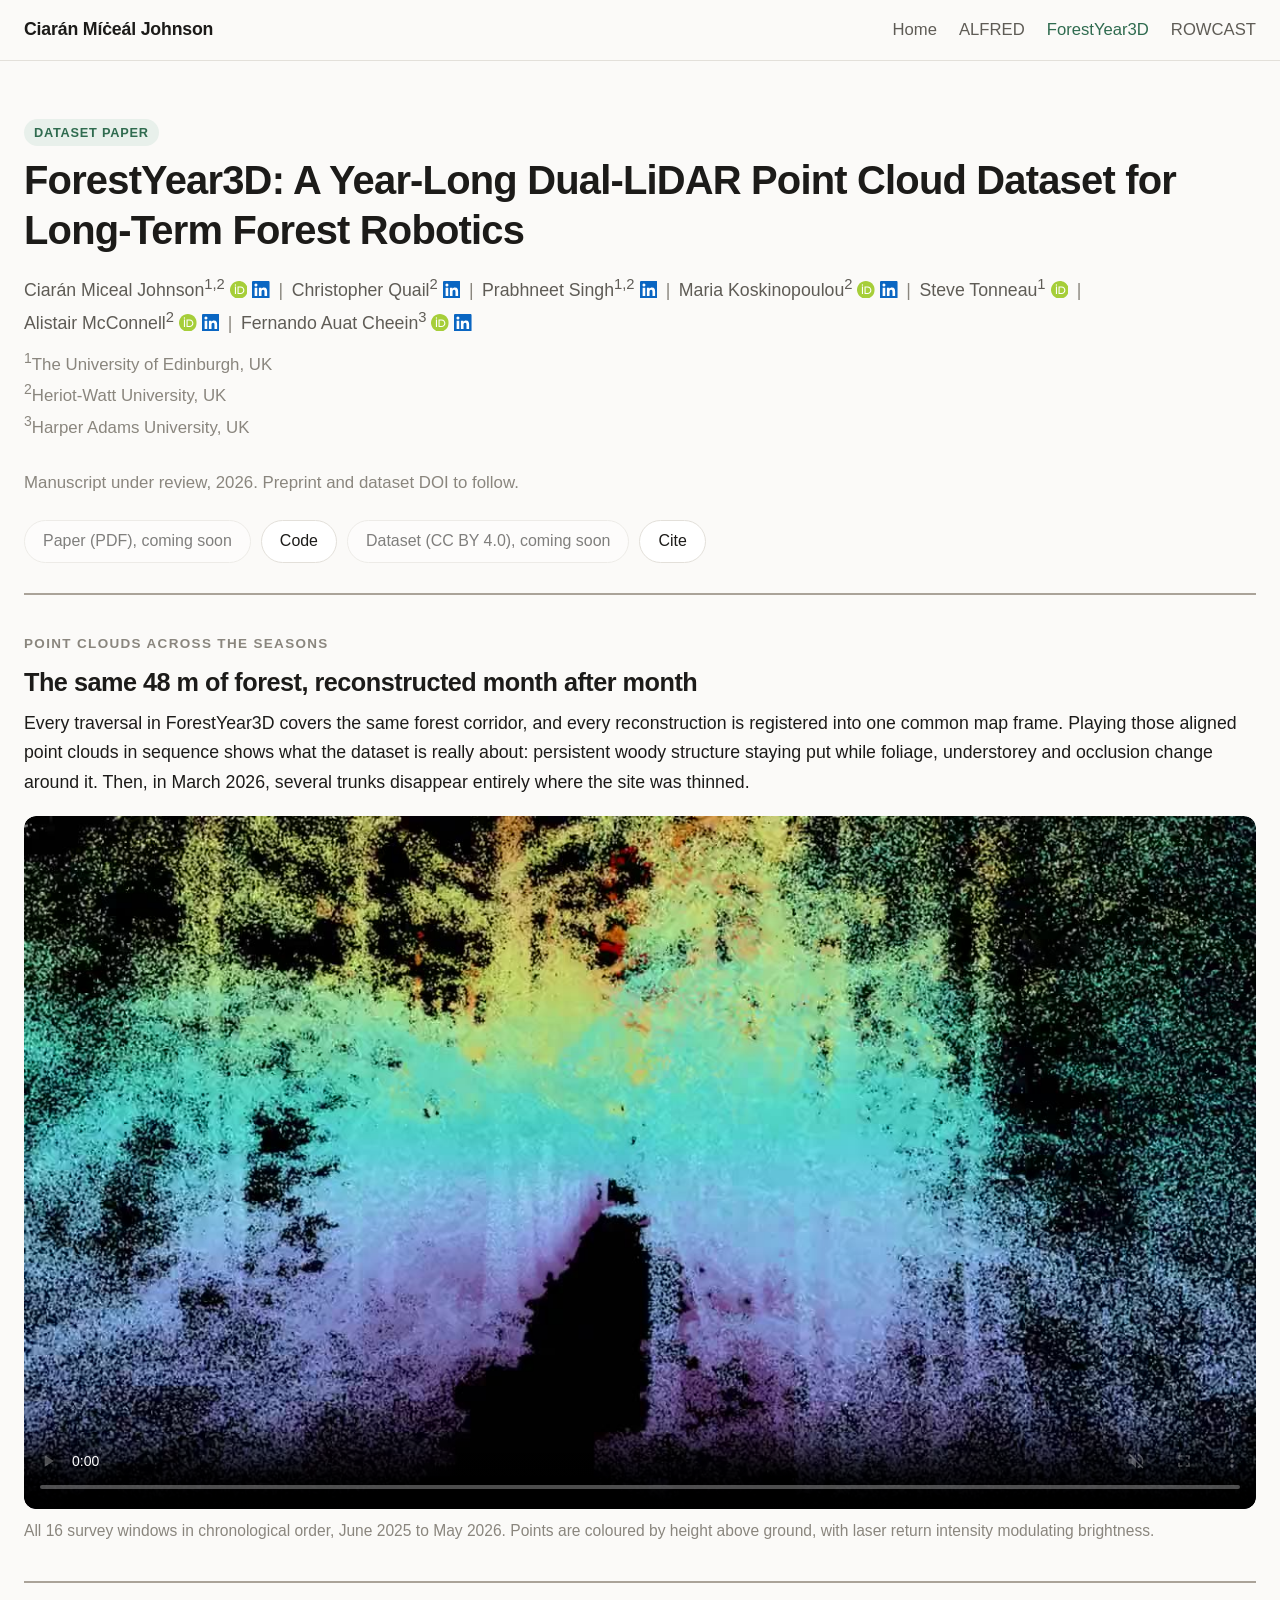
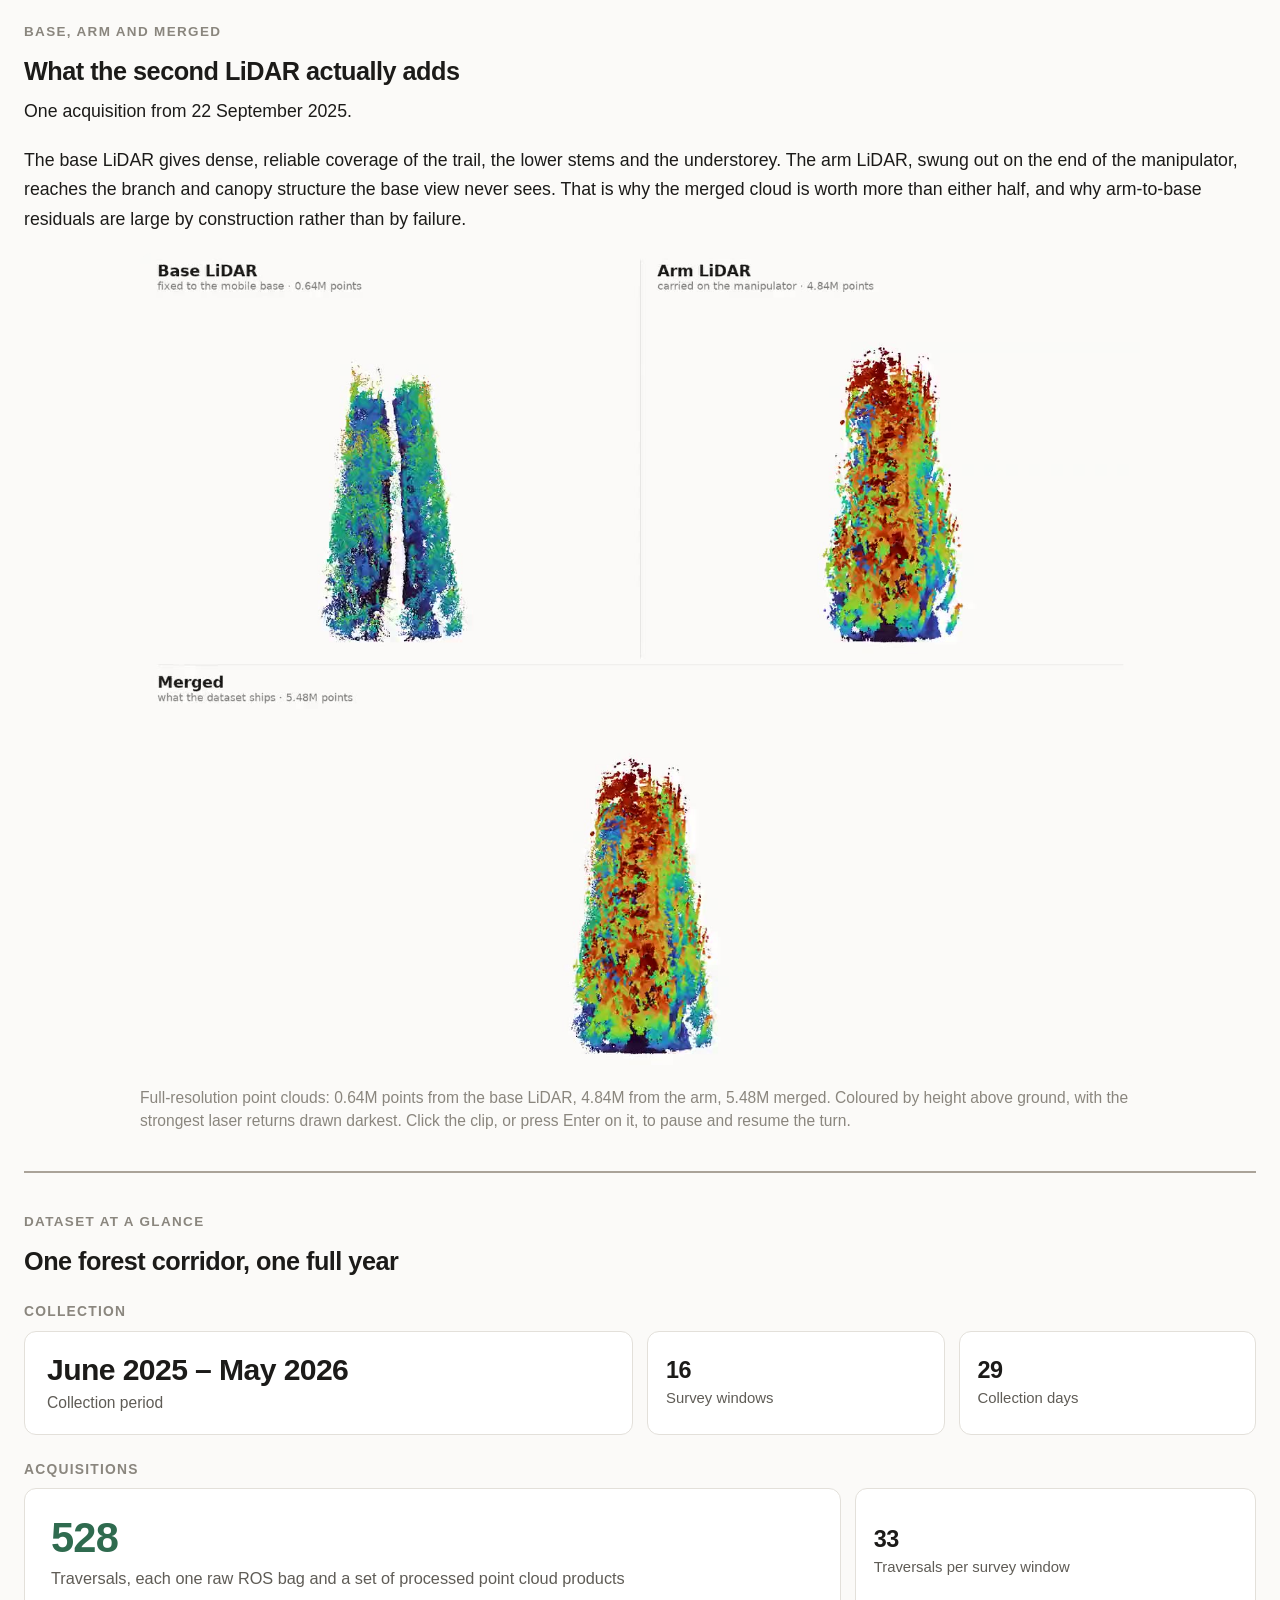
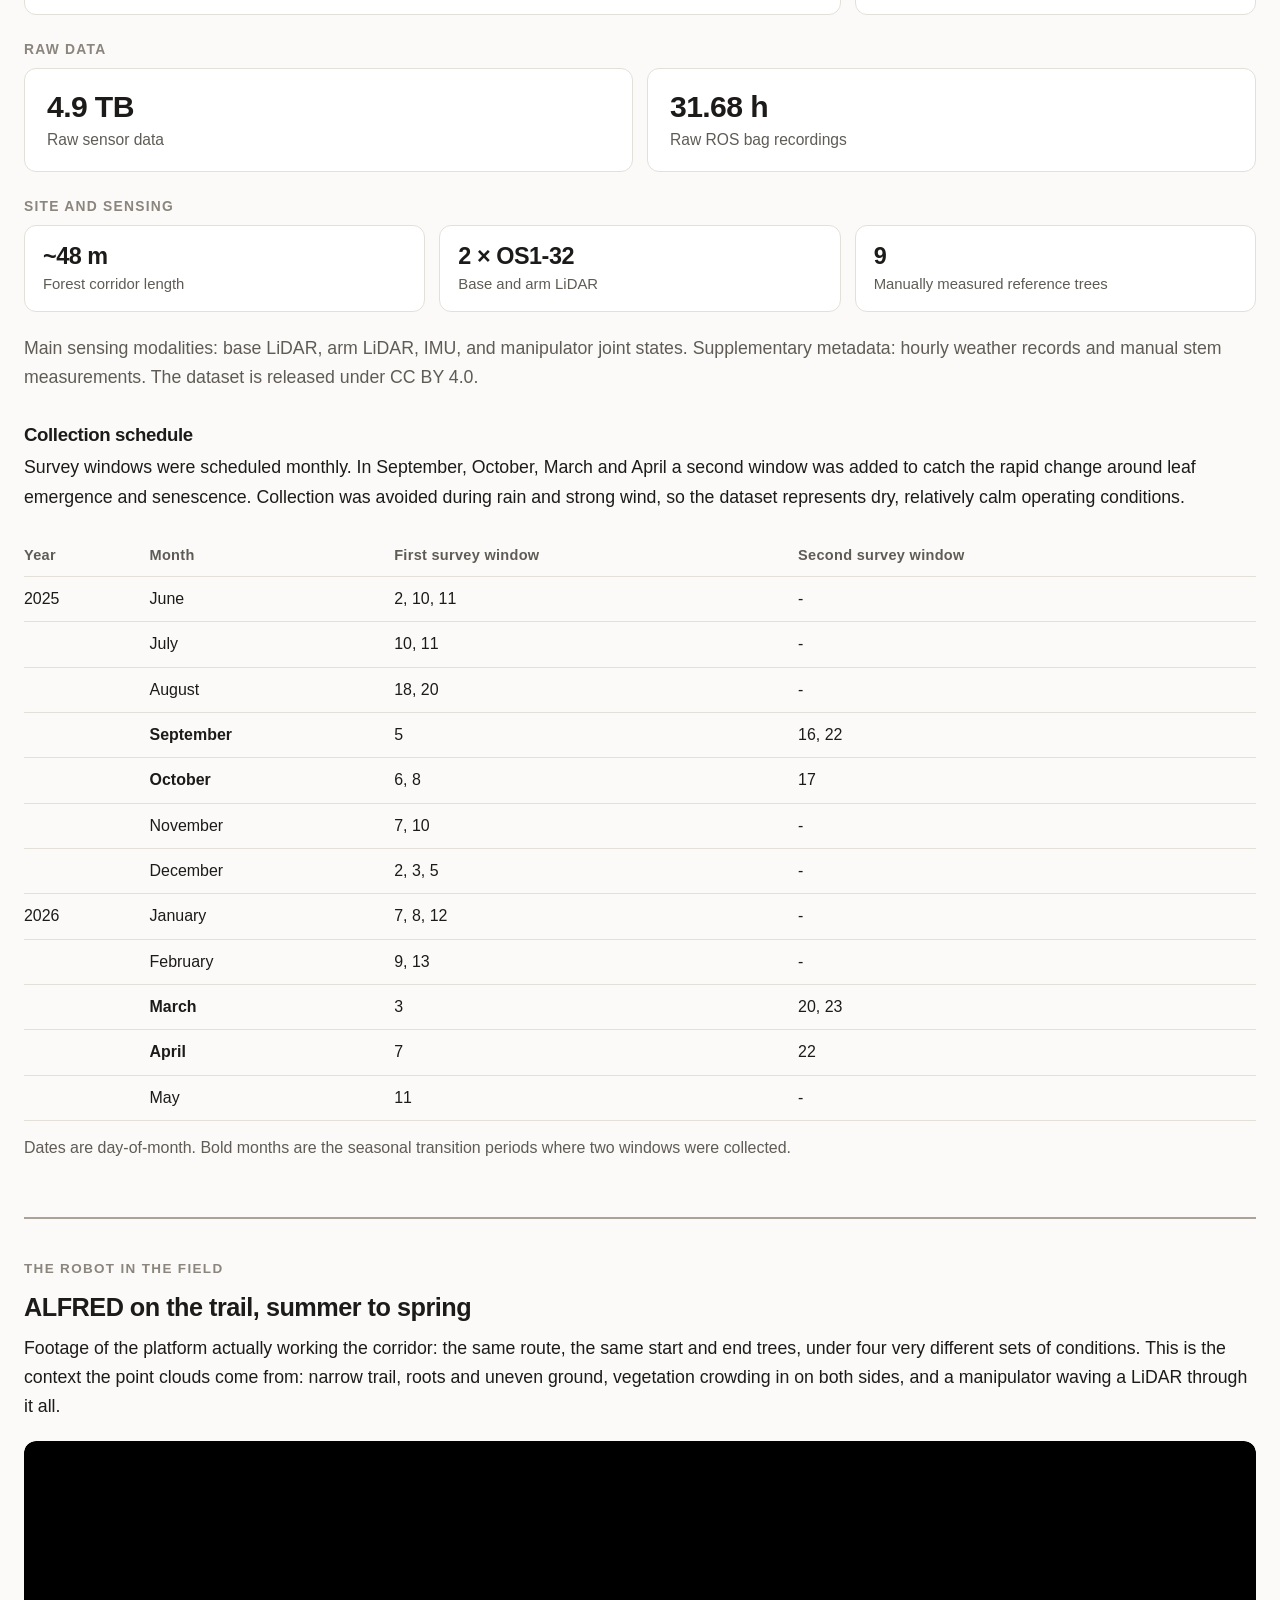
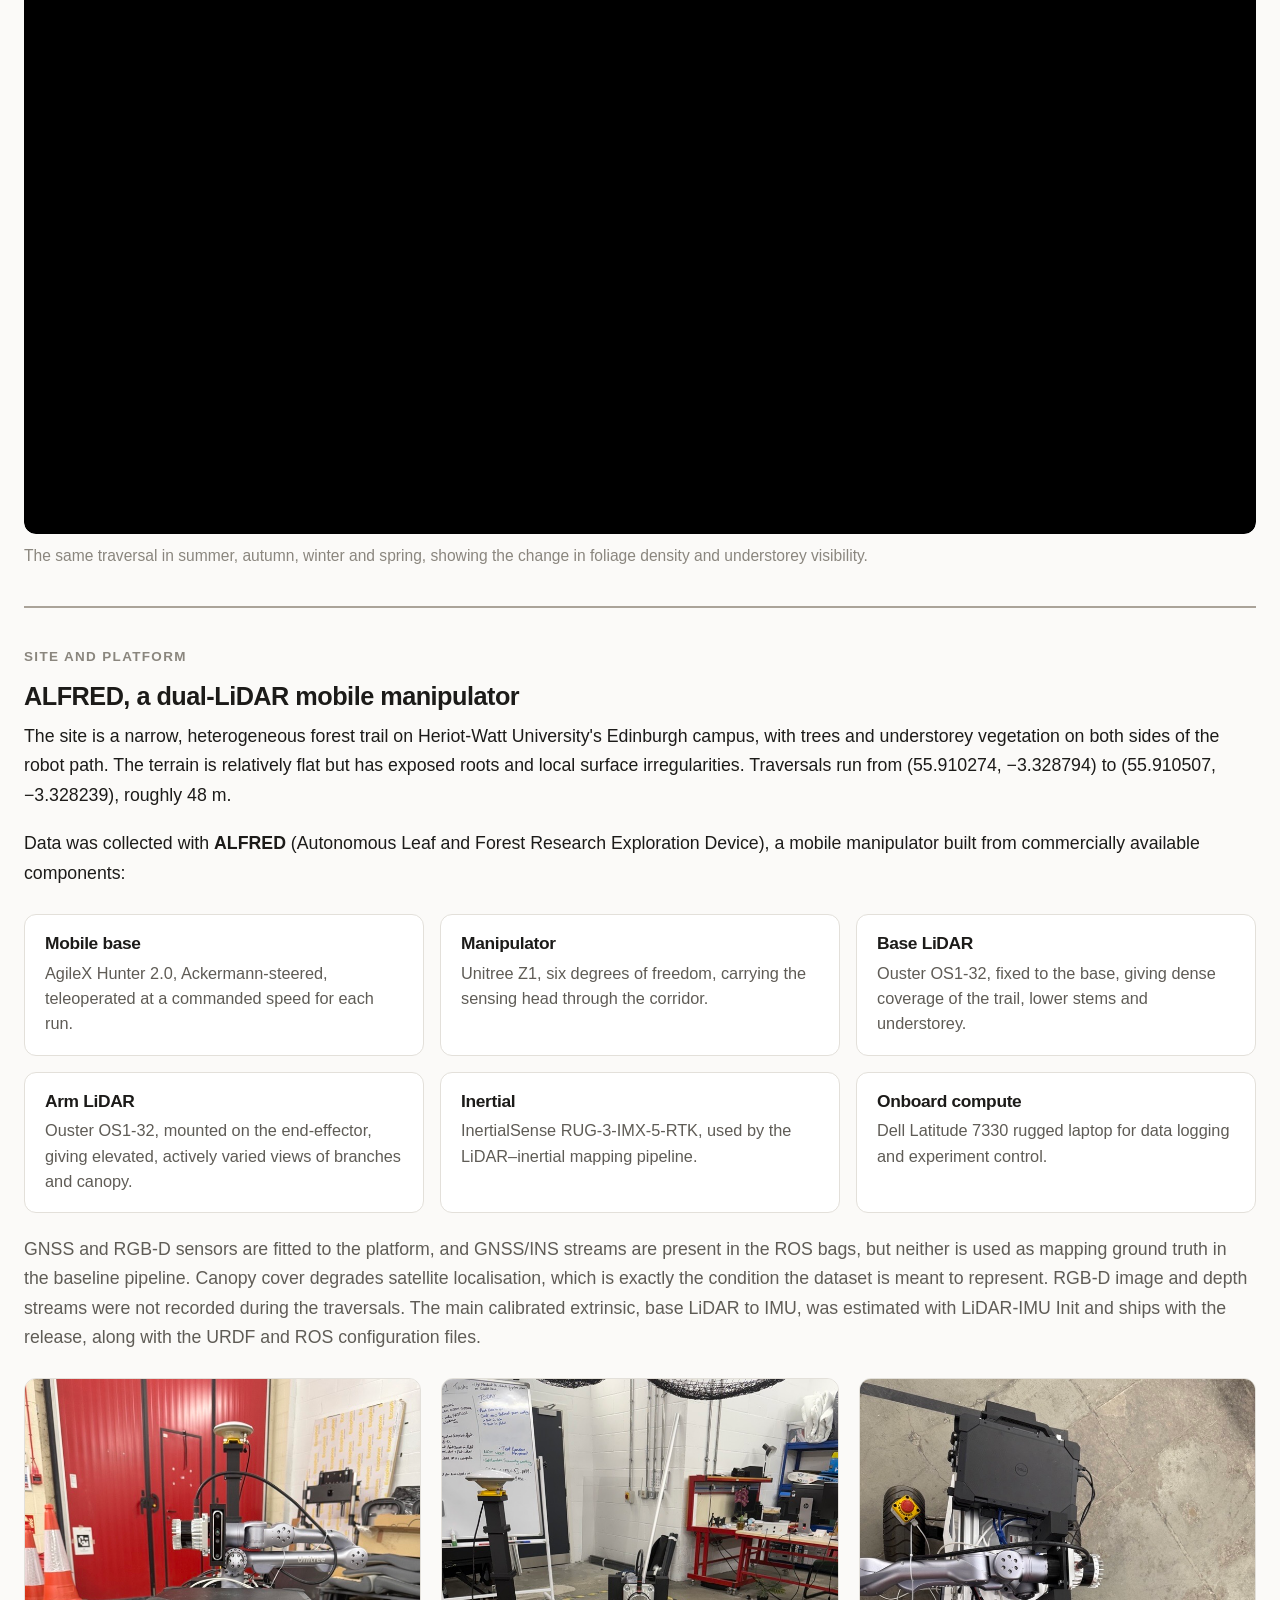
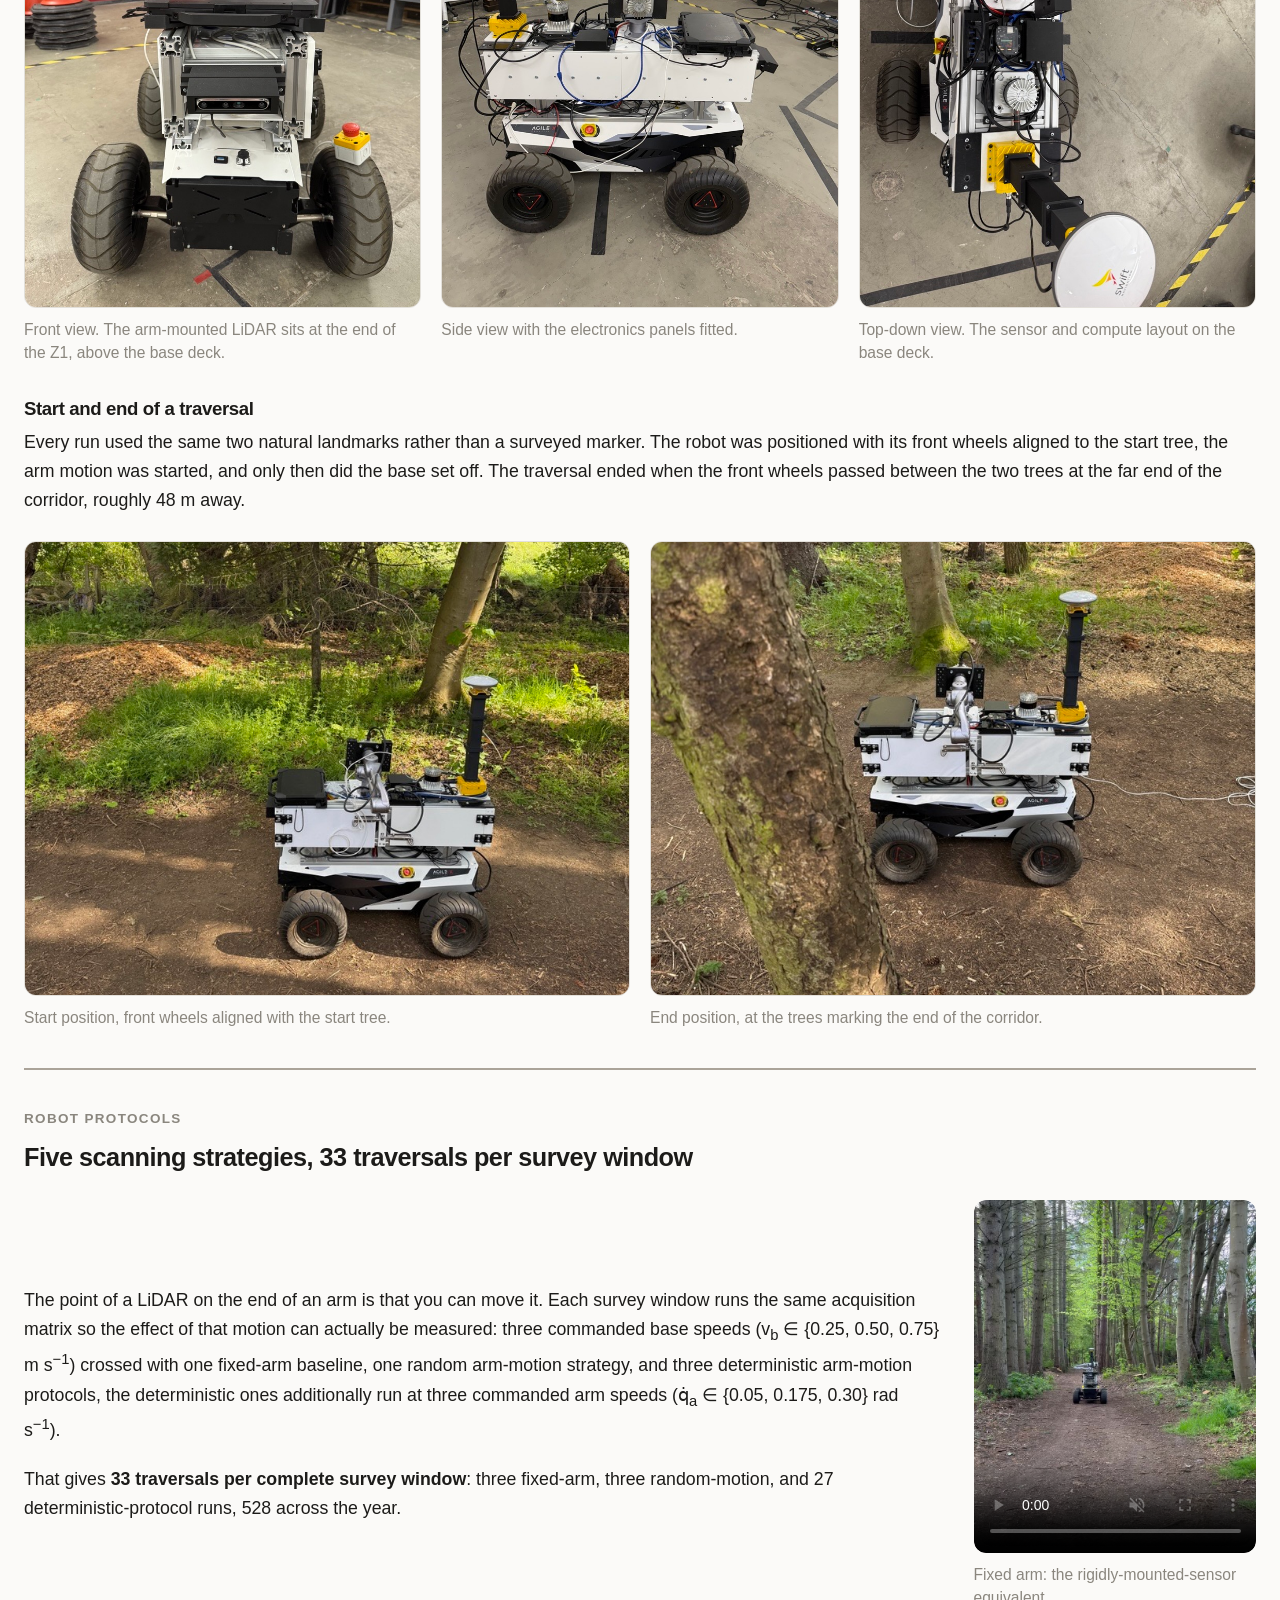
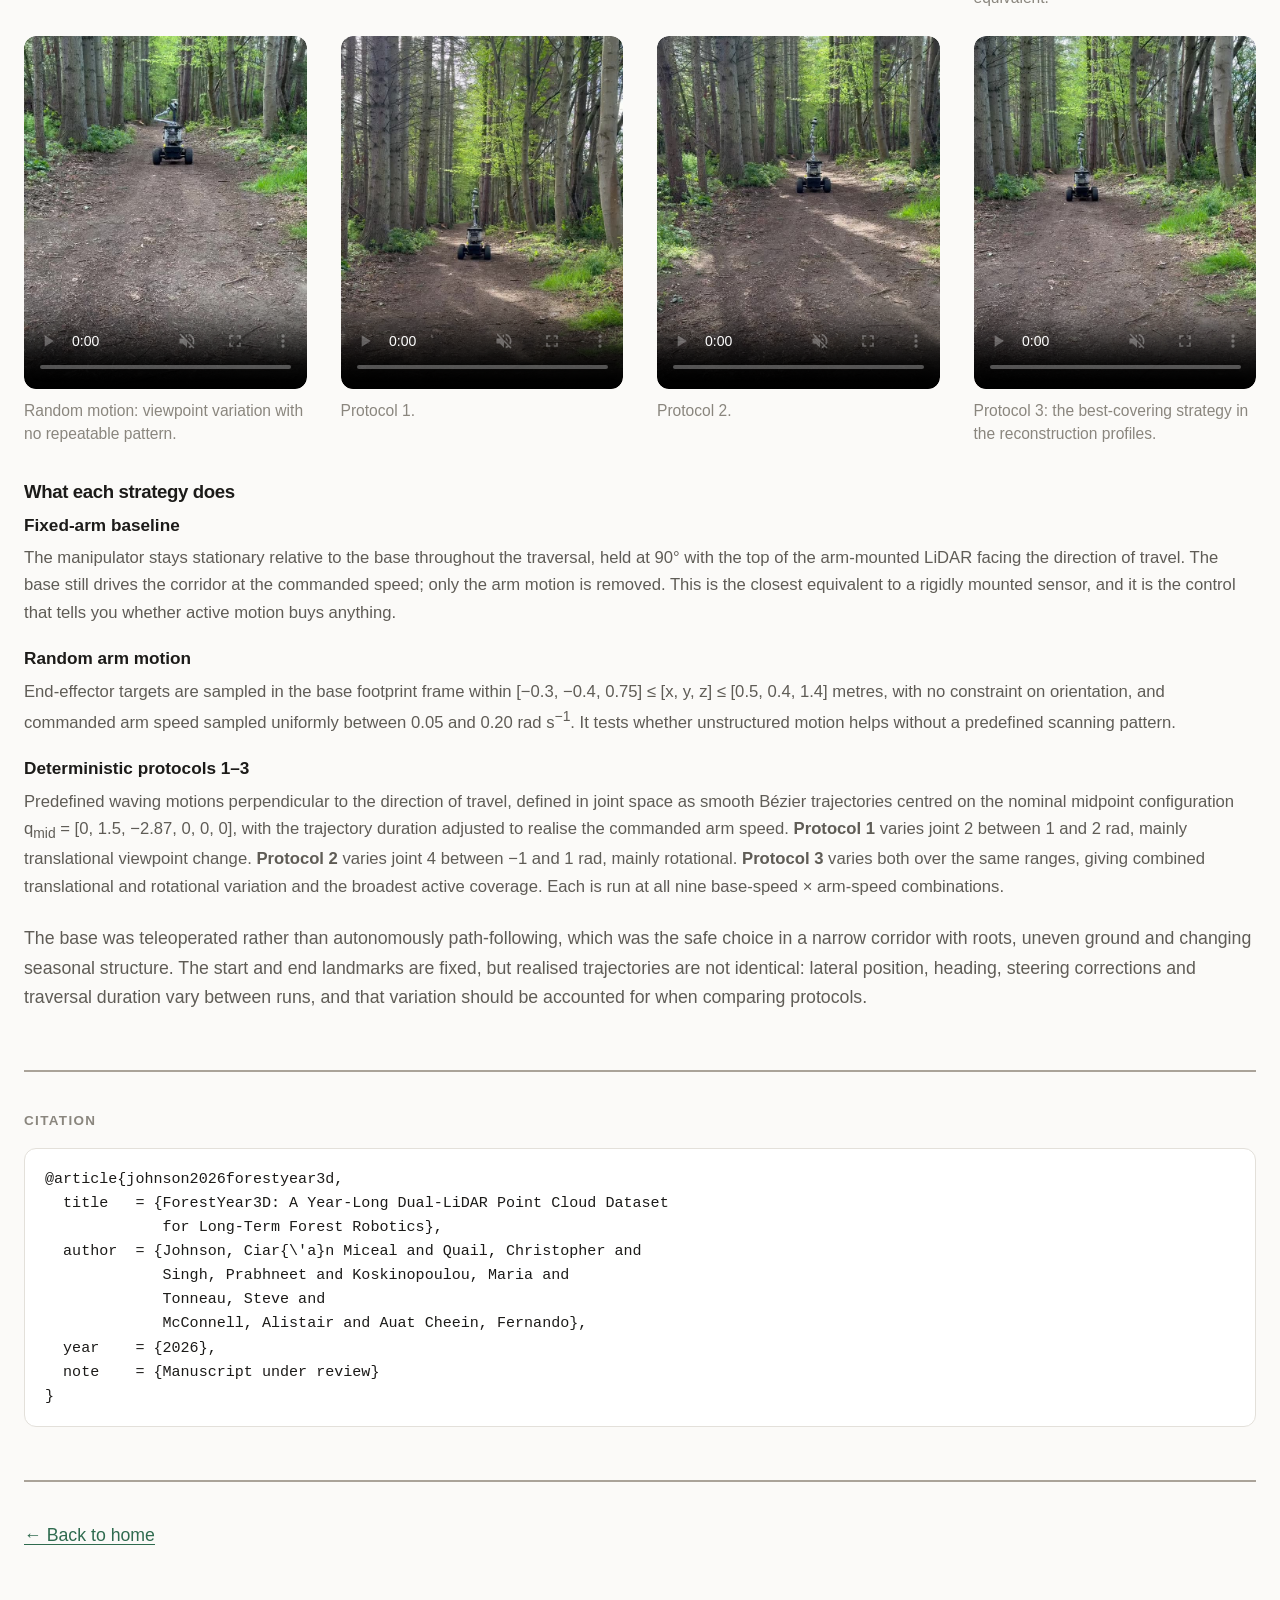
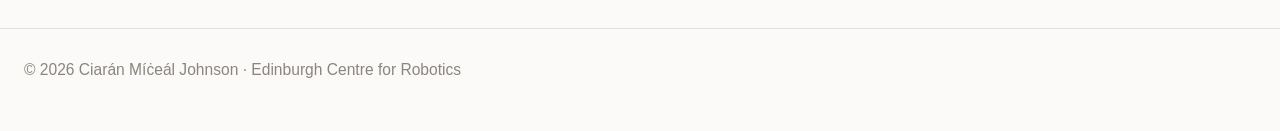
<file: ForestYear3D/index.html>
<!DOCTYPE html>
<html lang="en">
<head>
  <meta charset="utf-8">
  <meta name="viewport" content="width=device-width, initial-scale=1">
  <title>ForestYear3D | Ciarán Míċeál Johnson</title>
  <meta name="description" content="ForestYear3D: a year-long dual-LiDAR point cloud dataset for long-term forest robotics. 528 traversals of the same forest corridor between June 2025 and May 2026, collected with the ALFRED mobile manipulator.">
  <link rel="icon" href="../favicon.ico" sizes="48x48">
  <link rel="icon" href="../img/favicon-32.png" type="image/png" sizes="32x32">
  <link rel="apple-touch-icon" href="../img/apple-touch-icon.png" sizes="180x180">
  <link rel="stylesheet" href="../style.css?v=20261101p">
</head>
<body class="paper">

  <!-- Icon sprite for the author links; referenced with <use href="#icon-..."> -->
  <svg width="0" height="0" style="position:absolute" aria-hidden="true" focusable="false">
    <symbol id="icon-orcid" viewBox="0 0 256 256">
      <path fill="#A6CE39" d="M256 128c0 70.7-57.3 128-128 128S0 198.7 0 128 57.3 0 128 0s128 57.3 128 128z"/>
      <path fill="#fff" d="M86.3 186.2H70.9V79.1h15.4v107.1zM108.9 79.1h41.6c39.6 0 57 28.3 57 53.6 0 27.5-21.5 53.6-56.8 53.6h-41.8V79.1zm15.4 93.3h24.5c34.9 0 42.9-26.5 42.9-39.7 0-21.5-13.7-39.7-43.7-39.7h-23.7v79.4zM88.7 56.8c0 5.5-4.5 10.1-10.1 10.1s-10.1-4.6-10.1-10.1c0-5.6 4.5-10.1 10.1-10.1s10.1 4.6 10.1 10.1z"/>
    </symbol>
    <symbol id="icon-linkedin" viewBox="0 0 24 24">
      <rect x="1" y="1" width="22" height="22" rx="2" fill="#fff"/>
      <path fill="#0A66C2" d="M20.447 20.452h-3.554v-5.569c0-1.328-.027-3.037-1.852-3.037-1.853 0-2.136 1.445-2.136 2.939v5.667H9.351V9h3.414v1.561h.046c.477-.9 1.637-1.85 3.37-1.85 3.601 0 4.267 2.37 4.267 5.455v6.286zM5.337 7.433a2.062 2.062 0 1 1 0-4.125 2.062 2.062 0 0 1 0 4.125zm1.782 13.019H3.555V9h3.564v11.452zM22.225 0H1.771C.792 0 0 .774 0 1.729v20.542C0 23.227.792 24 1.771 24h20.451C23.2 24 24 23.227 24 22.271V1.729C24 .774 23.2 0 22.222 0h.003z"/>
    </symbol>
  </svg>

  <nav class="site-nav">
    <div class="wrap">
      <a class="brand" href="../index.html">Ciarán Míċeál Johnson</a>
      <ul>
        <li><a href="../index.html">Home</a></li>
        <li><a href="../ALFRED/">ALFRED</a></li>
        <li><a href="./" aria-current="page">ForestYear3D</a></li>
        <li><a href="../ROWCAST/">ROWCAST</a></li>
      </ul>
    </div>
  </nav>

  <main class="wrap">

    <!-- ================================================================
         TITLE BLOCK
         No venue is listed: the manuscript is under review. Add the
         venue and DOI here once it is accepted.
         ================================================================ -->
    <header class="paper-head">
      <span class="tag">Dataset paper</span>
      <h1>ForestYear3D: A Year-Long Dual-LiDAR Point Cloud Dataset for Long-Term Forest Robotics</h1>
      <p class="authors">
        <span class="author">Ciarán Miceal Johnson<sup>1,2</sup>
          <a class="author-link" href="https://orcid.org/0009-0005-3101-6712" target="_blank" rel="noopener" aria-label="Ciarán Miceal Johnson on ORCID" title="ORCID"><svg><use href="#icon-orcid"/></svg></a>
          <a class="author-link" href="https://www.linkedin.com/in/ciaran-johnson-749905177/" target="_blank" rel="noopener" aria-label="Ciarán Miceal Johnson on LinkedIn" title="LinkedIn"><svg><use href="#icon-linkedin"/></svg></a></span>
        <span class="sep" aria-hidden="true">|</span>
        <span class="author">Christopher Quail<sup>2</sup>
          <a class="author-link" href="https://www.linkedin.com/in/christopher-quail-3864a7166/" target="_blank" rel="noopener" aria-label="Christopher Quail on LinkedIn" title="LinkedIn"><svg><use href="#icon-linkedin"/></svg></a></span>
        <span class="sep" aria-hidden="true">|</span>
        <span class="author">Prabhneet Singh<sup>1,2</sup>
          <a class="author-link" href="https://www.linkedin.com/in/prab-singh-a8128525b/" target="_blank" rel="noopener" aria-label="Prabhneet Singh on LinkedIn" title="LinkedIn"><svg><use href="#icon-linkedin"/></svg></a></span>
        <span class="sep" aria-hidden="true">|</span>
        <span class="author">Maria Koskinopoulou<sup>2</sup>
          <a class="author-link" href="https://orcid.org/0000-0002-8040-2995" target="_blank" rel="noopener" aria-label="Maria Koskinopoulou on ORCID" title="ORCID"><svg><use href="#icon-orcid"/></svg></a>
          <a class="author-link" href="https://www.linkedin.com/in/mariakoskinopoulou/" target="_blank" rel="noopener" aria-label="Maria Koskinopoulou on LinkedIn" title="LinkedIn"><svg><use href="#icon-linkedin"/></svg></a></span>
        <span class="sep" aria-hidden="true">|</span>
        <span class="author">Steve Tonneau<sup>1</sup>
          <a class="author-link" href="https://orcid.org/0000-0003-3001-8693" target="_blank" rel="noopener" aria-label="Steve Tonneau on ORCID" title="ORCID"><svg><use href="#icon-orcid"/></svg></a></span>
        <span class="sep" aria-hidden="true">|</span>
        <span class="author">Alistair McConnell<sup>2</sup>
          <a class="author-link" href="https://orcid.org/0000-0003-3168-1323" target="_blank" rel="noopener" aria-label="Alistair McConnell on ORCID" title="ORCID"><svg><use href="#icon-orcid"/></svg></a>
          <a class="author-link" href="https://www.linkedin.com/in/alistair-mcconnell-1576246a/" target="_blank" rel="noopener" aria-label="Alistair McConnell on LinkedIn" title="LinkedIn"><svg><use href="#icon-linkedin"/></svg></a></span>
        <span class="sep" aria-hidden="true">|</span>
        <span class="author">Fernando Auat Cheein<sup>3</sup>
          <a class="author-link" href="https://orcid.org/0000-0002-6347-7696" target="_blank" rel="noopener" aria-label="Fernando Auat Cheein on ORCID" title="ORCID"><svg><use href="#icon-orcid"/></svg></a>
          <a class="author-link" href="https://www.linkedin.com/in/fernando-auat-cheein-30743a59/" target="_blank" rel="noopener" aria-label="Fernando Auat Cheein on LinkedIn" title="LinkedIn"><svg><use href="#icon-linkedin"/></svg></a></span>
      </p>
      <p class="venue">
        <sup>1</sup>The University of Edinburgh, UK<br>
        <sup>2</sup>Heriot-Watt University, UK<br>
        <sup>3</sup>Harper Adams University, UK<br><br>
        Manuscript under review, 2026. Preprint and dataset DOI to follow.
      </p>

      <!-- TODO: set the href on Paper (PDF) and Dataset once each is live,
           then remove the aria-disabled attribute from that link. -->
      <ul class="paper-links">
        <li><a href="#" aria-disabled="true">Paper (PDF), coming soon</a></li>
        <li><a href="https://github.com/CiaranJohnson/ForestYear3D" target="_blank" rel="noopener">Code</a></li>
        <li><a href="#" aria-disabled="true">Dataset (CC BY 4.0), coming soon</a></li>
        <li><a href="#citation">Cite</a></li>
      </ul>
    </header>

    <!-- ================================================================
         SECTION 1: POINT CLOUDS ACROSS THE SEASONS
         Sits at the top of the page, as the visual summary of the work.

         The flythrough is rendered from the 16 aligned planning clouds by
         scripts/render_pointcloud_flythrough.sh -- re-run that to regenerate
         media/pointcloud_year.mp4 and its poster frame.
         ================================================================ -->
    <section id="point-clouds">
      <p class="eyebrow">Point clouds across the seasons</p>
      <h2>The same 48 m of forest, reconstructed month after month</h2>
      <p>
        Every traversal in ForestYear3D covers the same forest corridor, and every
        reconstruction is registered into one common map frame. Playing those
        aligned point clouds in sequence shows what the dataset is really about:
        persistent woody structure staying put while foliage, understorey and
        occlusion change around it. Then, in March 2026, several trunks disappear
        entirely where the site was thinned.
      </p>

      <figure class="video-item">
        <div class="video-slot">
          <video controls muted loop playsinline preload="metadata"
                 poster="../media/pointcloud_year_poster.jpg">
            <source src="../media/pointcloud_year.mp4" type="video/mp4">
            Your browser does not support embedded video.
          </video>
        </div>
        <figcaption>
          All 16 survey windows in chronological order, June 2025 to May 2026. Points
          are coloured by height above ground, with laser return intensity modulating
          brightness.
        </figcaption>
      </figure>

    </section>

    <!-- ================================================================
         SECTION: BASE / ARM / MERGED COMPARISON
         Rendered by scripts/render_pointcloud_triptych.sh. The merged panel
         is the literal union of the other two, which is what the released
         merged cloud is.
         ================================================================ -->
    <section id="base-arm-merged">
      <p class="eyebrow">Base, arm and merged</p>
      <h2>What the second LiDAR actually adds</h2>
      <p>
        One acquisition from 22 September 2025.
      </p>
      <p>
        The base LiDAR gives dense, reliable coverage of the trail, the lower stems
        and the understorey. The arm LiDAR, swung out on the end of the manipulator,
        reaches the branch and canopy structure the base view never sees. That is why
        the merged cloud is worth more than either half, and why arm-to-base
        residuals are large by construction rather than by failure.
      </p>

      <figure class="video-item figure--medium">
        <div class="video-slot triptych">
          <!-- No controls: it plays like a GIF, started by the orbit script at
               the foot of the page while it is on screen, and a click or Enter
               on it pauses and resumes it. `muted` is what makes autoplay
               permitted. -->
          <video class="orbit" muted loop playsinline disablepictureinpicture preload="metadata" tabindex="0"
                 aria-label="Looping turn around the base, arm and merged point clouds; Enter or a click pauses and resumes it"
                 poster="../media/base_arm_merged_poster.jpg">
            <source src="../media/base_arm_merged.mp4" type="video/mp4">
            Your browser does not support embedded video.
          </video>
        </div>
        <figcaption>
          Full-resolution point clouds: 0.64M points from the base LiDAR, 4.84M
          from the arm, 5.48M merged. Coloured by height above ground, with the
          strongest laser returns drawn darkest. Click the clip, or press Enter on
          it, to pause and resume the turn.
        </figcaption>
      </figure>
    </section>

    <section id="at-a-glance">
      <p class="eyebrow">Dataset at a glance</p>
      <h2>One forest corridor, one full year</h2>

      <!-- Facts are grouped by theme; spans in each group add up to 12.
           .s3/.s4/.s6/.s8 set width, .fact--lg/--xl set emphasis. -->
      <div class="fact-group">
        <h3>Collection</h3>
        <div class="facts">
          <div class="fact fact--lg s6"><span class="num">June 2025 – May 2026</span><span class="label">Collection period</span></div>
          <div class="fact s3"><span class="num">16</span><span class="label">Survey windows</span></div>
          <div class="fact s3"><span class="num">29</span><span class="label">Collection days</span></div>
        </div>
      </div>

      <div class="fact-group">
        <h3>Acquisitions</h3>
        <div class="facts">
          <div class="fact fact--xl s8"><span class="num">528</span><span class="label">Traversals, each one raw ROS bag and a set of processed point cloud products</span></div>
          <div class="fact s4"><span class="num">33</span><span class="label">Traversals per survey window</span></div>
        </div>
      </div>

      <div class="fact-group">
        <h3>Raw data</h3>
        <div class="facts">
          <div class="fact fact--lg s6"><span class="num">4.9 TB</span><span class="label">Raw sensor data</span></div>
          <div class="fact fact--lg s6"><span class="num">31.68 h</span><span class="label">Raw ROS bag recordings</span></div>
        </div>
      </div>

      <div class="fact-group">
        <h3>Site and sensing</h3>
        <div class="facts">
          <div class="fact s4"><span class="num">~48 m</span><span class="label">Forest corridor length</span></div>
          <div class="fact s4"><span class="num">2 × OS1-32</span><span class="label">Base and arm LiDAR</span></div>
          <div class="fact s4"><span class="num">9</span><span class="label">Manually measured reference trees</span></div>
        </div>
      </div>

      <p class="muted" style="margin-top:22px">
        Main sensing modalities: base LiDAR, arm LiDAR, IMU, and manipulator joint states.
        Supplementary metadata: hourly weather records and manual stem measurements.
        The dataset is released under CC BY 4.0.
      </p>

      <h3 style="margin-top:30px">Collection schedule</h3>
      <p>
        Survey windows were scheduled monthly. In September, October, March and April a
        second window was added to catch the rapid change around leaf emergence and
        senescence. Collection was avoided during rain and strong wind, so the dataset
        represents dry, relatively calm operating conditions.
      </p>
      <div class="table-wrap">
        <table class="data-table">
          <thead>
            <tr><th>Year</th><th>Month</th><th>First survey window</th><th>Second survey window</th></tr>
          </thead>
          <tbody>
            <tr><td>2025</td><td>June</td><td>2, 10, 11</td><td>-</td></tr>
            <tr><td></td><td>July</td><td>10, 11</td><td>-</td></tr>
            <tr><td></td><td>August</td><td>18, 20</td><td>-</td></tr>
            <tr><td></td><td><strong>September</strong></td><td>5</td><td>16, 22</td></tr>
            <tr><td></td><td><strong>October</strong></td><td>6, 8</td><td>17</td></tr>
            <tr><td></td><td>November</td><td>7, 10</td><td>-</td></tr>
            <tr><td></td><td>December</td><td>2, 3, 5</td><td>-</td></tr>
            <tr><td>2026</td><td>January</td><td>7, 8, 12</td><td>-</td></tr>
            <tr><td></td><td>February</td><td>9, 13</td><td>-</td></tr>
            <tr><td></td><td><strong>March</strong></td><td>3</td><td>20, 23</td></tr>
            <tr><td></td><td><strong>April</strong></td><td>7</td><td>22</td></tr>
            <tr><td></td><td>May</td><td>11</td><td>-</td></tr>
          </tbody>
        </table>
      </div>
      <p class="muted" style="margin-top:14px; font-size:.9rem">
        Dates are day-of-month. Bold months are the seasonal transition periods where two
        windows were collected.
      </p>
    </section>

    <!-- ================================================================
         SECTION 2: THE ROBOT IN THE FIELD, THROUGH THE SEASONS

         This section holds one video only: the YouTube reel embedded below.
         ================================================================ -->
    <section id="field-video">
      <p class="eyebrow">The robot in the field</p>
      <h2>ALFRED on the trail, summer to spring</h2>
      <p>
        Footage of the platform actually working the corridor: the same route, the same
        start and end trees, under four very different sets of conditions. This is the
        context the point clouds come from: narrow trail, roots and uneven ground,
        vegetation crowding in on both sides, and a manipulator waving a LiDAR through
        it all.
      </p>

      <figure class="video-item">
        <div class="video-slot">
          <iframe
            src="https://www.youtube-nocookie.com/embed/OTpon_Deb2Q"
            title="ALFRED traversing the forest corridor, summer to spring"
            loading="lazy"
            allow="accelerometer; autoplay; clipboard-write; encrypted-media; gyroscope; picture-in-picture; web-share"
            referrerpolicy="strict-origin-when-cross-origin"
            allowfullscreen></iframe>
        </div>
        <figcaption>
          The same traversal in summer, autumn, winter and spring, showing the
          change in foliage density and understorey visibility.
        </figcaption>
      </figure>
    </section>

    <section id="site-platform">
      <p class="eyebrow">Site and platform</p>
      <h2>ALFRED, a dual-LiDAR mobile manipulator</h2>
      <p>
        The site is a narrow, heterogeneous forest trail on Heriot-Watt University's
        Edinburgh campus, with trees and understorey vegetation on both sides of the robot
        path. The terrain is relatively flat but has exposed roots and local surface
        irregularities. Traversals run from
        (55.910274, −3.328794) to (55.910507, −3.328239), roughly 48 m.
      </p>
      <p>
        Data was collected with <strong>ALFRED</strong> (Autonomous Leaf and Forest
        Research Exploration Device), a mobile manipulator built from commercially
        available components:
      </p>
      <div class="themes">
        <div class="theme">
          <h3>Mobile base</h3>
          <p>AgileX Hunter 2.0, Ackermann-steered, teleoperated at a commanded speed for each run.</p>
        </div>
        <div class="theme">
          <h3>Manipulator</h3>
          <p>Unitree Z1, six degrees of freedom, carrying the sensing head through the corridor.</p>
        </div>
        <div class="theme">
          <h3>Base LiDAR</h3>
          <p>Ouster OS1-32, fixed to the base, giving dense coverage of the trail, lower stems and understorey.</p>
        </div>
        <div class="theme">
          <h3>Arm LiDAR</h3>
          <p>Ouster OS1-32, mounted on the end-effector, giving elevated, actively varied views of branches and canopy.</p>
        </div>
        <div class="theme">
          <h3>Inertial</h3>
          <p>InertialSense RUG-3-IMX-5-RTK, used by the LiDAR–inertial mapping pipeline.</p>
        </div>
        <div class="theme">
          <h3>Onboard compute</h3>
          <p>Dell Latitude 7330 rugged laptop for data logging and experiment control.</p>
        </div>
      </div>
      <p class="muted" style="margin-top:22px">
        GNSS and RGB-D sensors are fitted to the platform, and GNSS/INS streams are present
        in the ROS bags, but neither is used as mapping ground truth in the baseline
        pipeline. Canopy cover degrades satellite localisation, which is exactly the
        condition the dataset is meant to represent. RGB-D image and depth streams were not
        recorded during the traversals. The main calibrated extrinsic, base LiDAR to IMU,
        was estimated with LiDAR-IMU Init and ships with the release, along with the URDF
        and ROS configuration files.
      </p>

      <div class="gallery gallery--views">
        <figure>
          <img src="../img/front_view.jpeg" alt="ALFRED seen head on: the Unitree Z1 arm carrying the Ouster OS1-32 and an RGB-D camera, a rugged laptop on the deck, the GNSS mast behind, and the Hunter 2.0 wheels either side">
          <figcaption>Front view. The arm-mounted LiDAR sits at the end of the Z1, above the base deck.</figcaption>
        </figure>
        <figure>
          <img src="../img/side_view_panels.jpeg" alt="ALFRED from the side with its white electronics panels fitted, showing the AgileX Hunter 2.0 base, the enclosed electronics bay, and the GNSS mast">
          <figcaption>Side view with the electronics panels fitted.</figcaption>
        </figure>
        <figure>
          <img src="../img/top_down.jpeg" alt="ALFRED from directly above, showing the layout of the arm, the base LiDAR, the rugged laptop and the GNSS antenna across the base deck">
          <figcaption>Top-down view. The sensor and compute layout on the base deck.</figcaption>
        </figure>
      </div>

      <h3 style="margin-top:32px">Start and end of a traversal</h3>
      <p>
        Every run used the same two natural landmarks rather than a surveyed
        marker. The robot was positioned with its front wheels aligned to the start
        tree, the arm motion was started, and only then did the base set off. The
        traversal ended when the front wheels passed between the two trees at the far
        end of the corridor, roughly 48 m away.
      </p>
      <div class="gallery gallery--landmarks">
        <figure>
          <img src="../img/trial_start_marker.jpeg" alt="ALFRED positioned on the woodland trail at the start of a traversal, with the start tree and leaf-on canopy behind it">
          <figcaption>Start position, front wheels aligned with the start tree.</figcaption>
        </figure>
        <figure>
          <img src="../img/trial_end_marker.jpeg" alt="ALFRED at the end of the corridor, beside the trees that mark the finish of a traversal">
          <figcaption>End position, at the trees marking the end of the corridor.</figcaption>
        </figure>
      </div>
    </section>

    <!-- ================================================================
         SECTION 3: ROBOT PROTOCOLS

         TO ADD THE VIDEOS: same pattern. One slot per scanning strategy.
         ================================================================ -->
    <section id="protocols">
      <p class="eyebrow">Robot protocols</p>
      <h2>Five scanning strategies, 33 traversals per survey window</h2>

      <!-- Intro copy on the left, the fixed-arm baseline clip on the right;
           on a wide column the clip matches the width of the four below. -->
      <div class="intro-row intro-row--quarter">
        <div class="intro-copy">
          <p>
          The point of a LiDAR on the end of an arm is that you can move it. Each survey
          window runs the same acquisition matrix so the effect of that motion can actually
          be measured: three commanded base speeds
          (v<sub>b</sub> ∈ {0.25, 0.50, 0.75} m s<sup>−1</sup>) crossed with one fixed-arm
          baseline, one random arm-motion strategy, and three deterministic arm-motion
          protocols, the deterministic ones additionally run at three commanded arm speeds
          (q̇<sub>a</sub> ∈ {0.05, 0.175, 0.30} rad s<sup>−1</sup>).
          </p>
          <p>
          That gives <strong>33 traversals per complete survey window</strong>: three
          fixed-arm, three random-motion, and 27 deterministic-protocol runs, 528 across
          the year.
          </p>
        </div>
        <figure class="video-item">
        <div class="video-slot portrait">
        <video controls muted loop playsinline preload="metadata"
        poster="../media/protocol_fixed_poster.jpg">
        <source src="../media/protocol_fixed.mp4" type="video/mp4">
        Your browser does not support embedded video.
        </video>
        </div>
        <figcaption>Fixed arm: the rigidly-mounted-sensor equivalent.</figcaption>
        </figure>
      </div>

      <!-- The remaining four strategies, 2 x 2. -->
      <div class="video-grid portrait-grid cols-2">
        <figure class="video-item">
        <div class="video-slot portrait">
        <video controls muted loop playsinline preload="metadata"
        poster="../media/protocol_random_poster.jpg">
        <source src="../media/protocol_random.mp4" type="video/mp4">
        Your browser does not support embedded video.
        </video>
        </div>
        <figcaption>Random motion: viewpoint variation with no repeatable pattern.</figcaption>
        </figure>

        <figure class="video-item">
        <div class="video-slot portrait">
        <video controls muted loop playsinline preload="metadata"
        poster="../media/protocol_1_poster.jpg">
        <source src="../media/protocol_1.mp4" type="video/mp4">
        Your browser does not support embedded video.
        </video>
        </div>
        <figcaption>Protocol 1.</figcaption>
        </figure>

        <figure class="video-item">
        <div class="video-slot portrait">
        <video controls muted loop playsinline preload="metadata"
        poster="../media/protocol_2_poster.jpg">
        <source src="../media/protocol_2.mp4" type="video/mp4">
        Your browser does not support embedded video.
        </video>
        </div>
        <figcaption>Protocol 2.</figcaption>
        </figure>

        <figure class="video-item">
        <div class="video-slot portrait">
        <video controls muted loop playsinline preload="metadata"
        poster="../media/protocol_3_poster.jpg">
        <source src="../media/protocol_3.mp4" type="video/mp4">
        Your browser does not support embedded video.
        </video>
        </div>
        <figcaption>Protocol 3: the best-covering strategy in the reconstruction profiles.</figcaption>
        </figure>
      </div>

      <h3 style="margin-top:34px">What each strategy does</h3>
      <dl class="deflist">
        <dt>Fixed-arm baseline</dt>
        <dd>
          The manipulator stays stationary relative to the base throughout the traversal,
          held at 90° with the top of the arm-mounted LiDAR facing the direction of travel.
          The base still drives the corridor at the commanded speed; only the arm motion
          is removed. This is the closest equivalent to a rigidly mounted sensor, and it is
          the control that tells you whether active motion buys anything.
        </dd>

        <dt>Random arm motion</dt>
        <dd>
          End-effector targets are sampled in the base footprint frame within
          [−0.3, −0.4, 0.75] ≤ [x, y, z] ≤ [0.5, 0.4, 1.4] metres, with no constraint on
          orientation, and commanded arm speed sampled uniformly between 0.05 and
          0.20 rad s<sup>−1</sup>. It tests whether unstructured motion helps without a
          predefined scanning pattern.
        </dd>

        <dt>Deterministic protocols 1–3</dt>
        <dd>
          Predefined waving motions perpendicular to the direction of travel, defined in
          joint space as smooth Bézier trajectories centred on the nominal midpoint
          configuration q<sub>mid</sub> = [0, 1.5, −2.87, 0, 0, 0], with the trajectory
          duration adjusted to realise the commanded arm speed.
          <strong>Protocol 1</strong> varies joint 2 between 1 and 2 rad, mainly
          translational viewpoint change.
          <strong>Protocol 2</strong> varies joint 4 between −1 and 1 rad, mainly
          rotational.
          <strong>Protocol 3</strong> varies both over the same ranges, giving combined
          translational and rotational variation and the broadest active coverage.
          Each is run at all nine base-speed × arm-speed combinations.
        </dd>
      </dl>

      <p class="muted" style="margin-top:24px">
        The base was teleoperated rather than autonomously path-following, which was the
        safe choice in a narrow corridor with roots, uneven ground and changing seasonal
        structure. The start and end landmarks are fixed, but realised trajectories are
        not identical: lateral position, heading, steering corrections and traversal
        duration vary between runs, and that variation should be accounted for when
        comparing protocols.
      </p>
    </section>

    <!-- ================================================================
         CITATION
         Update this BibTeX once the paper is accepted and has a DOI.
         ================================================================ -->
    <section id="citation">
      <p class="eyebrow">Citation</p>
<pre><code>@article{johnson2026forestyear3d,
  title   = {ForestYear3D: A Year-Long Dual-LiDAR Point Cloud Dataset
             for Long-Term Forest Robotics},
  author  = {Johnson, Ciar{\'a}n Miceal and Quail, Christopher and
             Singh, Prabhneet and Koskinopoulou, Maria and
             Tonneau, Steve and
             McConnell, Alistair and Auat Cheein, Fernando},
  year    = {2026},
  note    = {Manuscript under review}
}</code></pre>
    </section>

    <section>
      <p class="muted"><a href="../index.html">← Back to home</a></p>
    </section>

  </main>

  <footer>
    <div class="wrap">
      <p>© 2026 Ciarán Míċeál Johnson · Edinburgh Centre for Robotics</p>
    </div>
  </footer>

  <!-- The base/arm/merged loop behaves like a GIF: silent, looping, playing on
       its own. It is started only while it is on screen and paused again once
       it scrolls away, and a click or Enter on it pauses and resumes it.
       Anyone who has asked for reduced motion gets it paused with ordinary
       controls instead, as does any browser that refuses to start it. Same
       script as ROWCAST/index.html and ALFRED/index.html. -->
  <script>
    (function () {
      var orbits = Array.prototype.slice.call(document.querySelectorAll('video.orbit'));
      if (!orbits.length) return;

      function showControls(v) { v.controls = true; }

      function start(v) {
        if (v.dataset.userPaused) return;
        var p = v.play();
        if (p && p.catch) p.catch(function (err) {
          // A play() cut short by pause() (the clip left the screen again
          // before it got going) is normal; only an actual refusal to
          // autoplay gets the controls.
          if (!err || err.name !== 'AbortError') showControls(v);
        });
      }

      // A click, or Enter/Space while a tile has keyboard focus, pauses that
      // orbit and leaves it paused until toggled again.
      function toggle(v) {
        if (v.paused) { delete v.dataset.userPaused; start(v); }
        else { v.dataset.userPaused = '1'; v.pause(); }
      }
      orbits.forEach(function (v) {
        v.addEventListener('click', function () { if (!v.controls) toggle(v); });
        v.addEventListener('keydown', function (e) {
          if (!v.controls && (e.key === 'Enter' || e.key === ' ')) { e.preventDefault(); toggle(v); }
        });
      });

      if (window.matchMedia && window.matchMedia('(prefers-reduced-motion: reduce)').matches) {
        orbits.forEach(showControls);
        return;
      }
      if (!('IntersectionObserver' in window)) {
        orbits.forEach(start);
        return;
      }
      var io = new IntersectionObserver(function (entries) {
        entries.forEach(function (e) {
          if (e.isIntersecting) start(e.target); else e.target.pause();
        });
      }, { rootMargin: '200px 0px' });
      orbits.forEach(function (v) { io.observe(v); });
    })();
  </script>

</body>
</html>
</file>
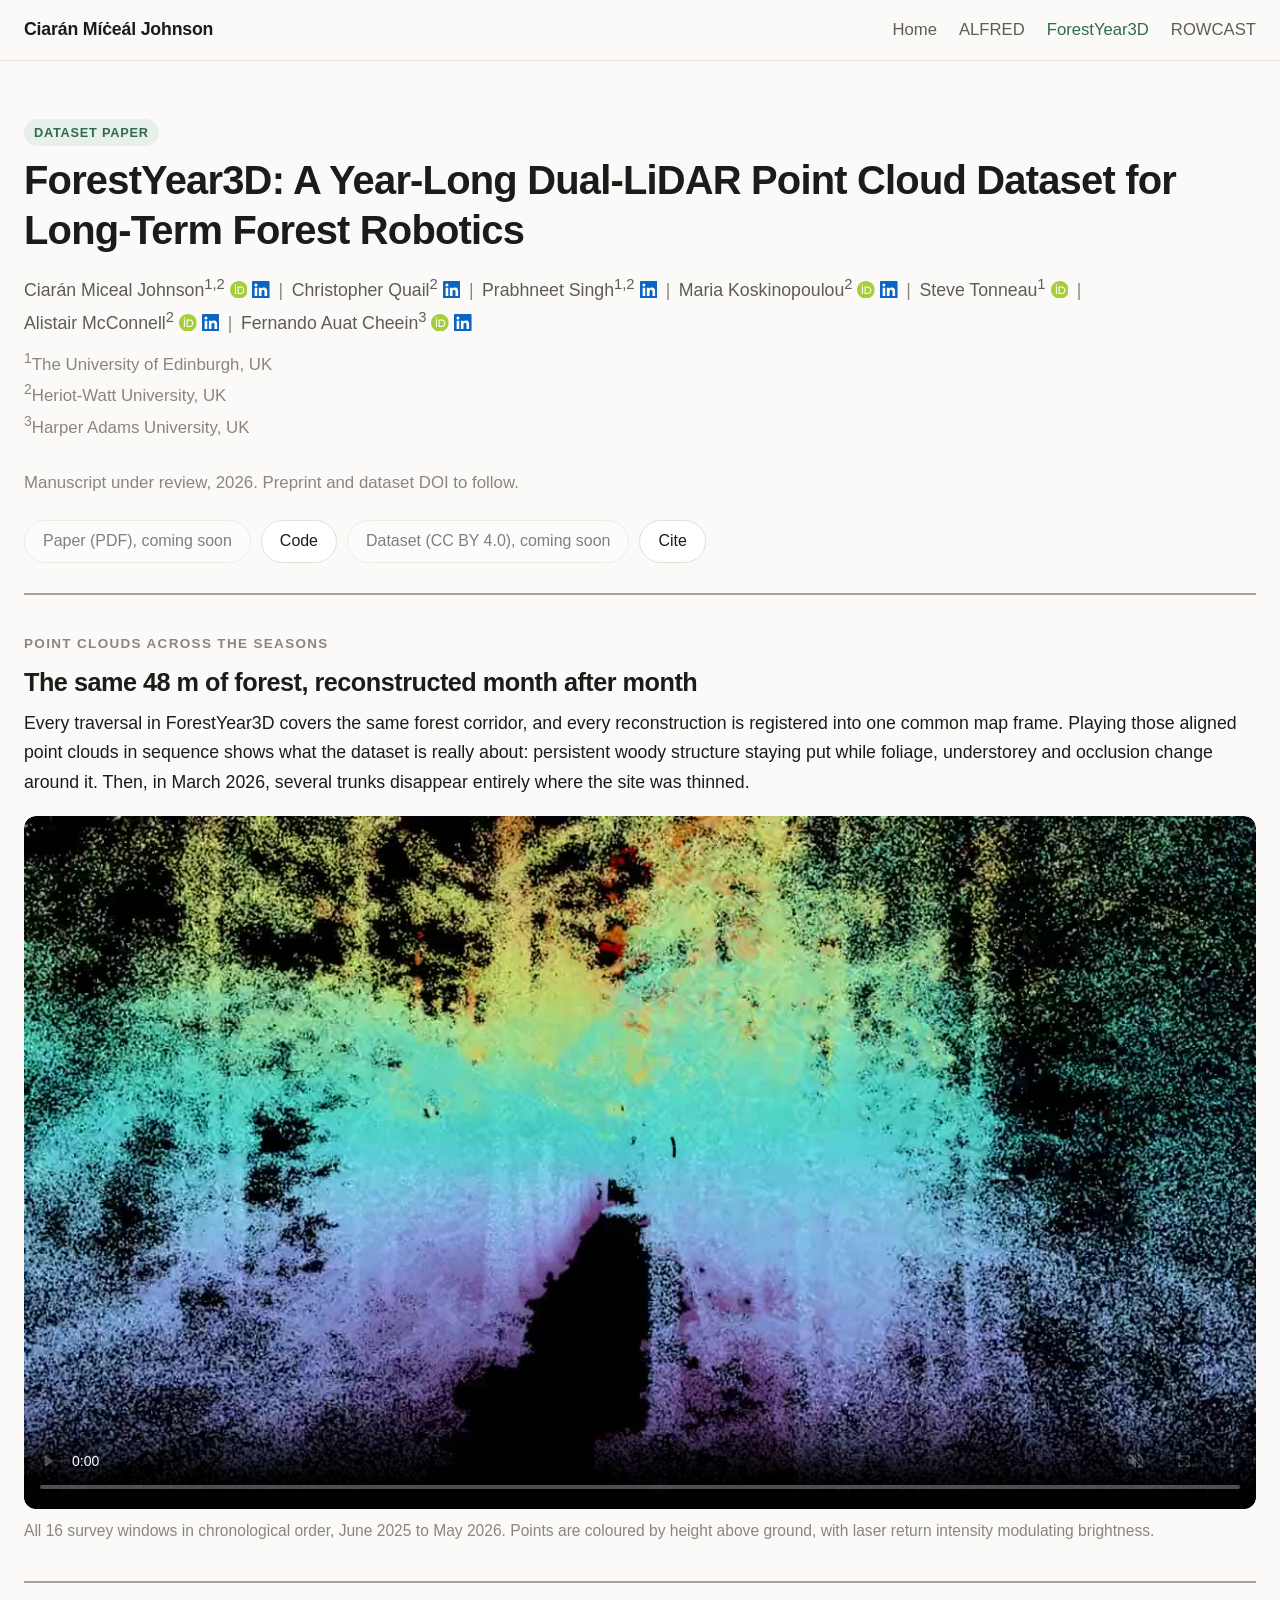
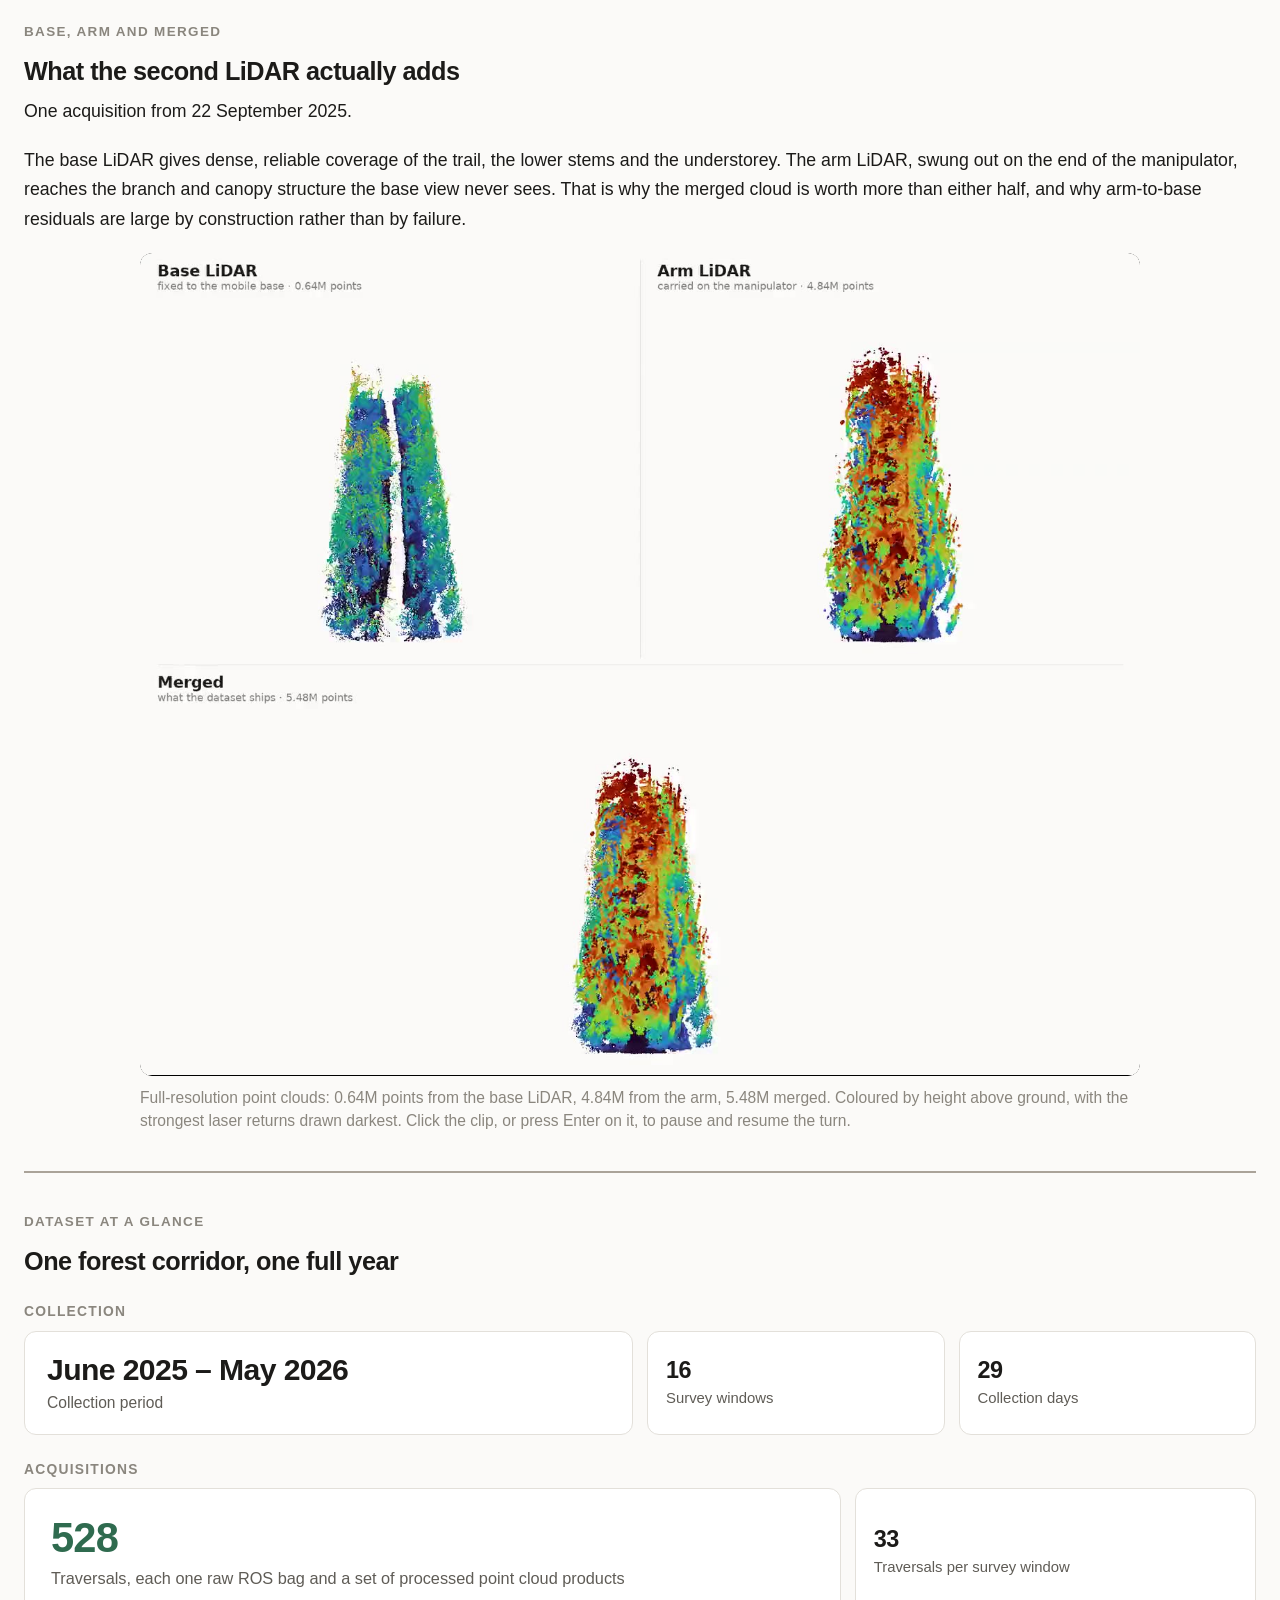
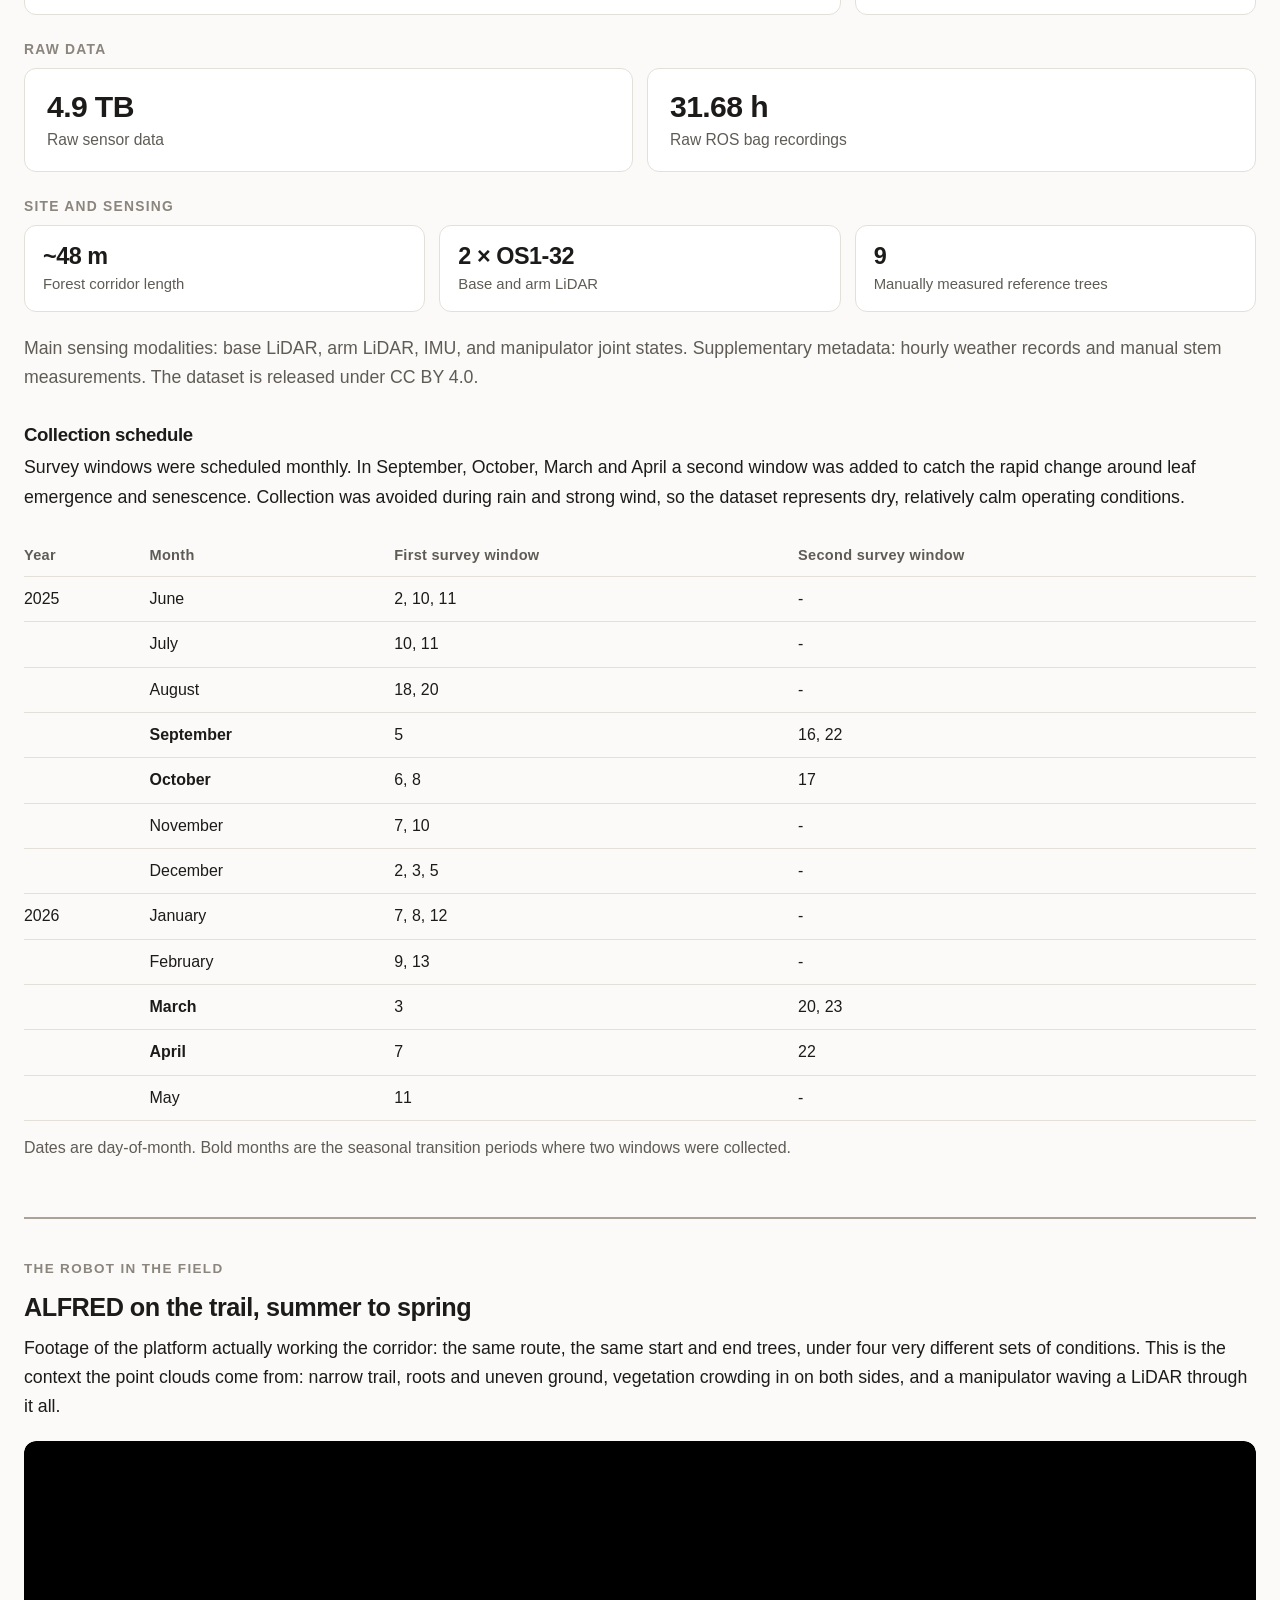
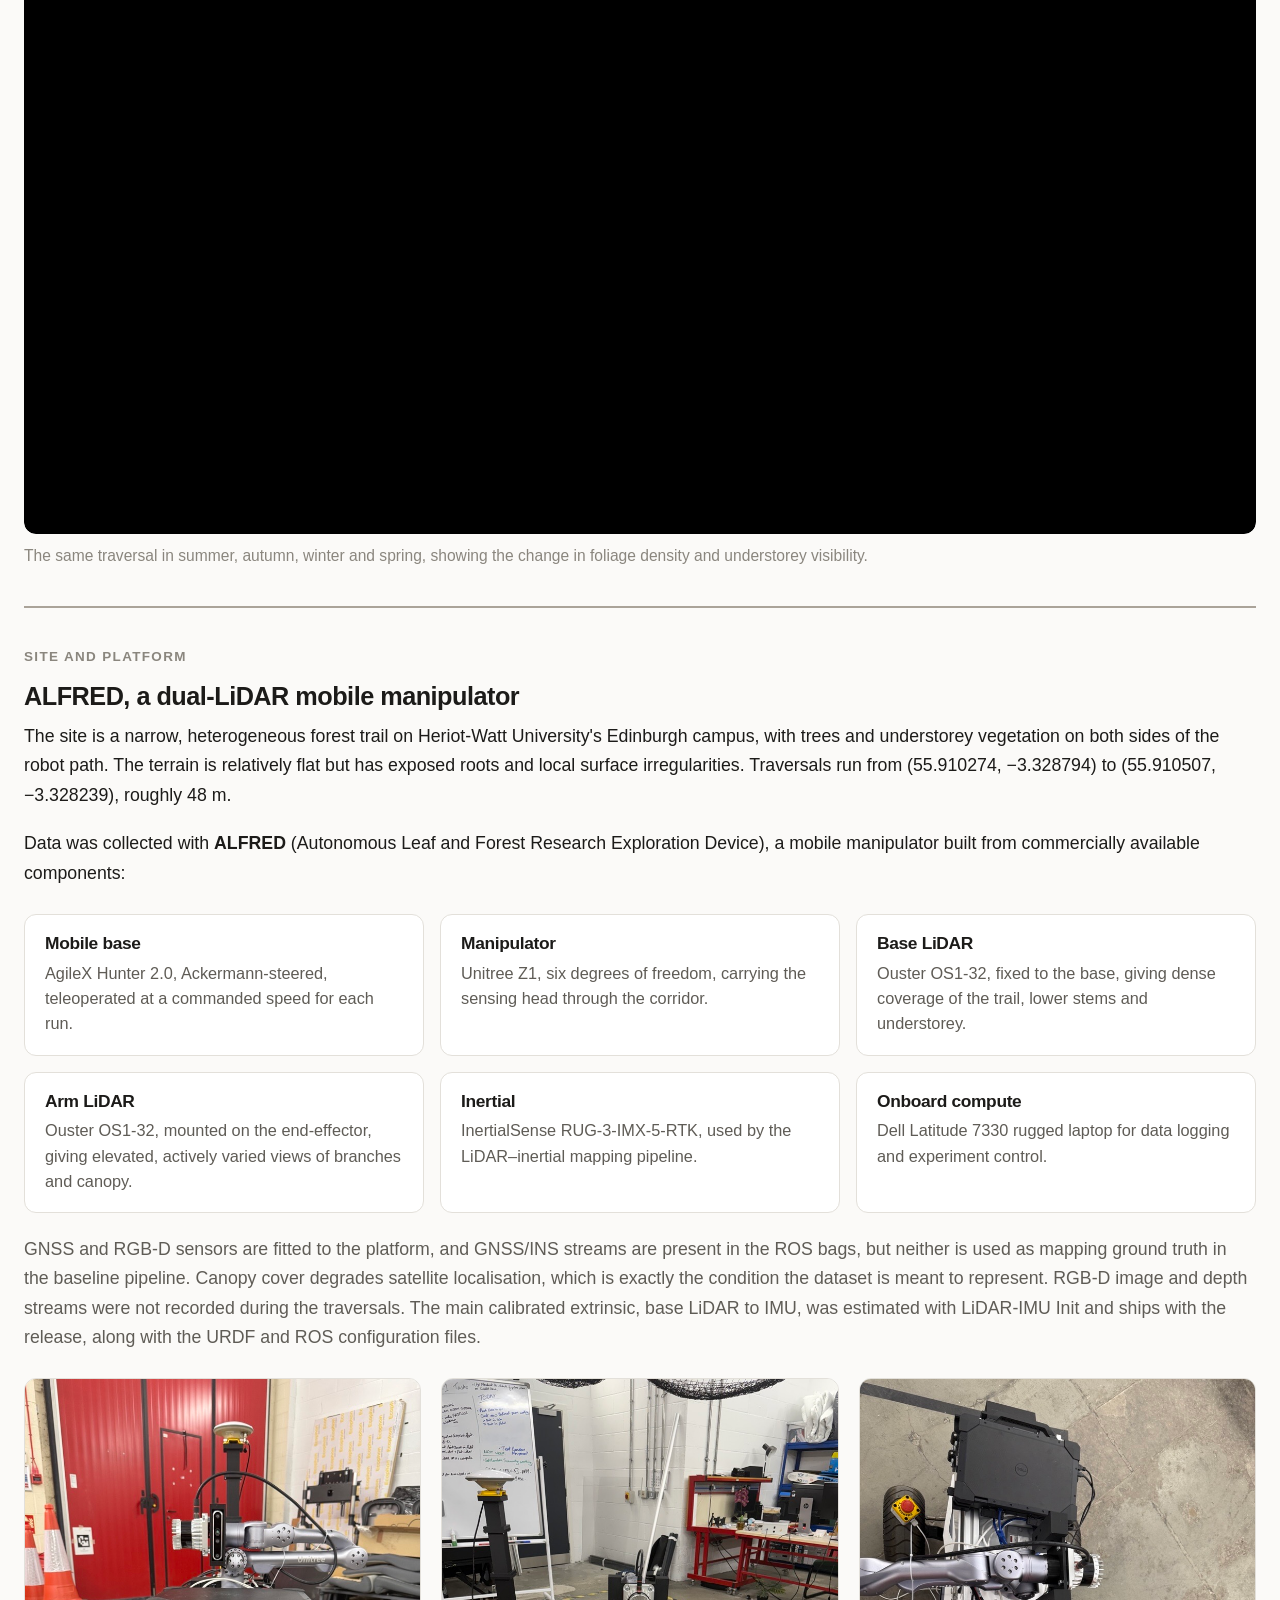
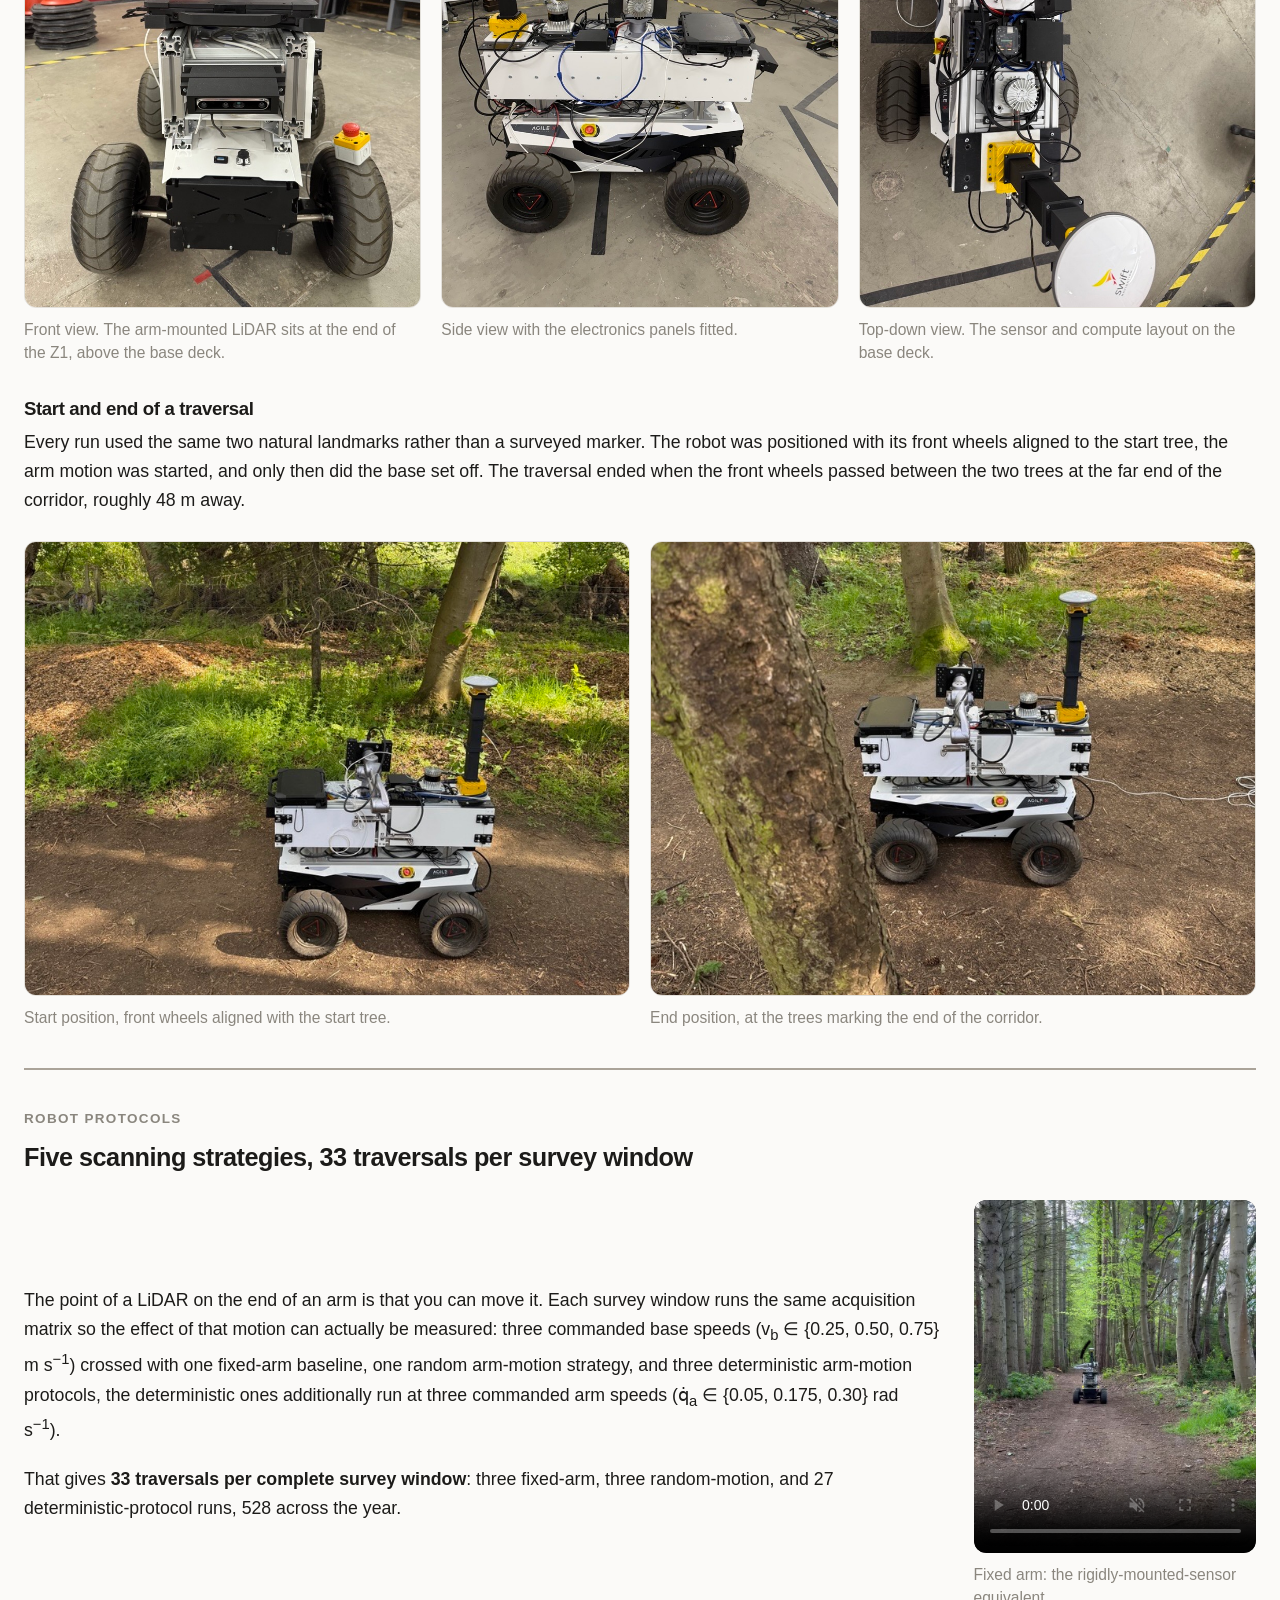
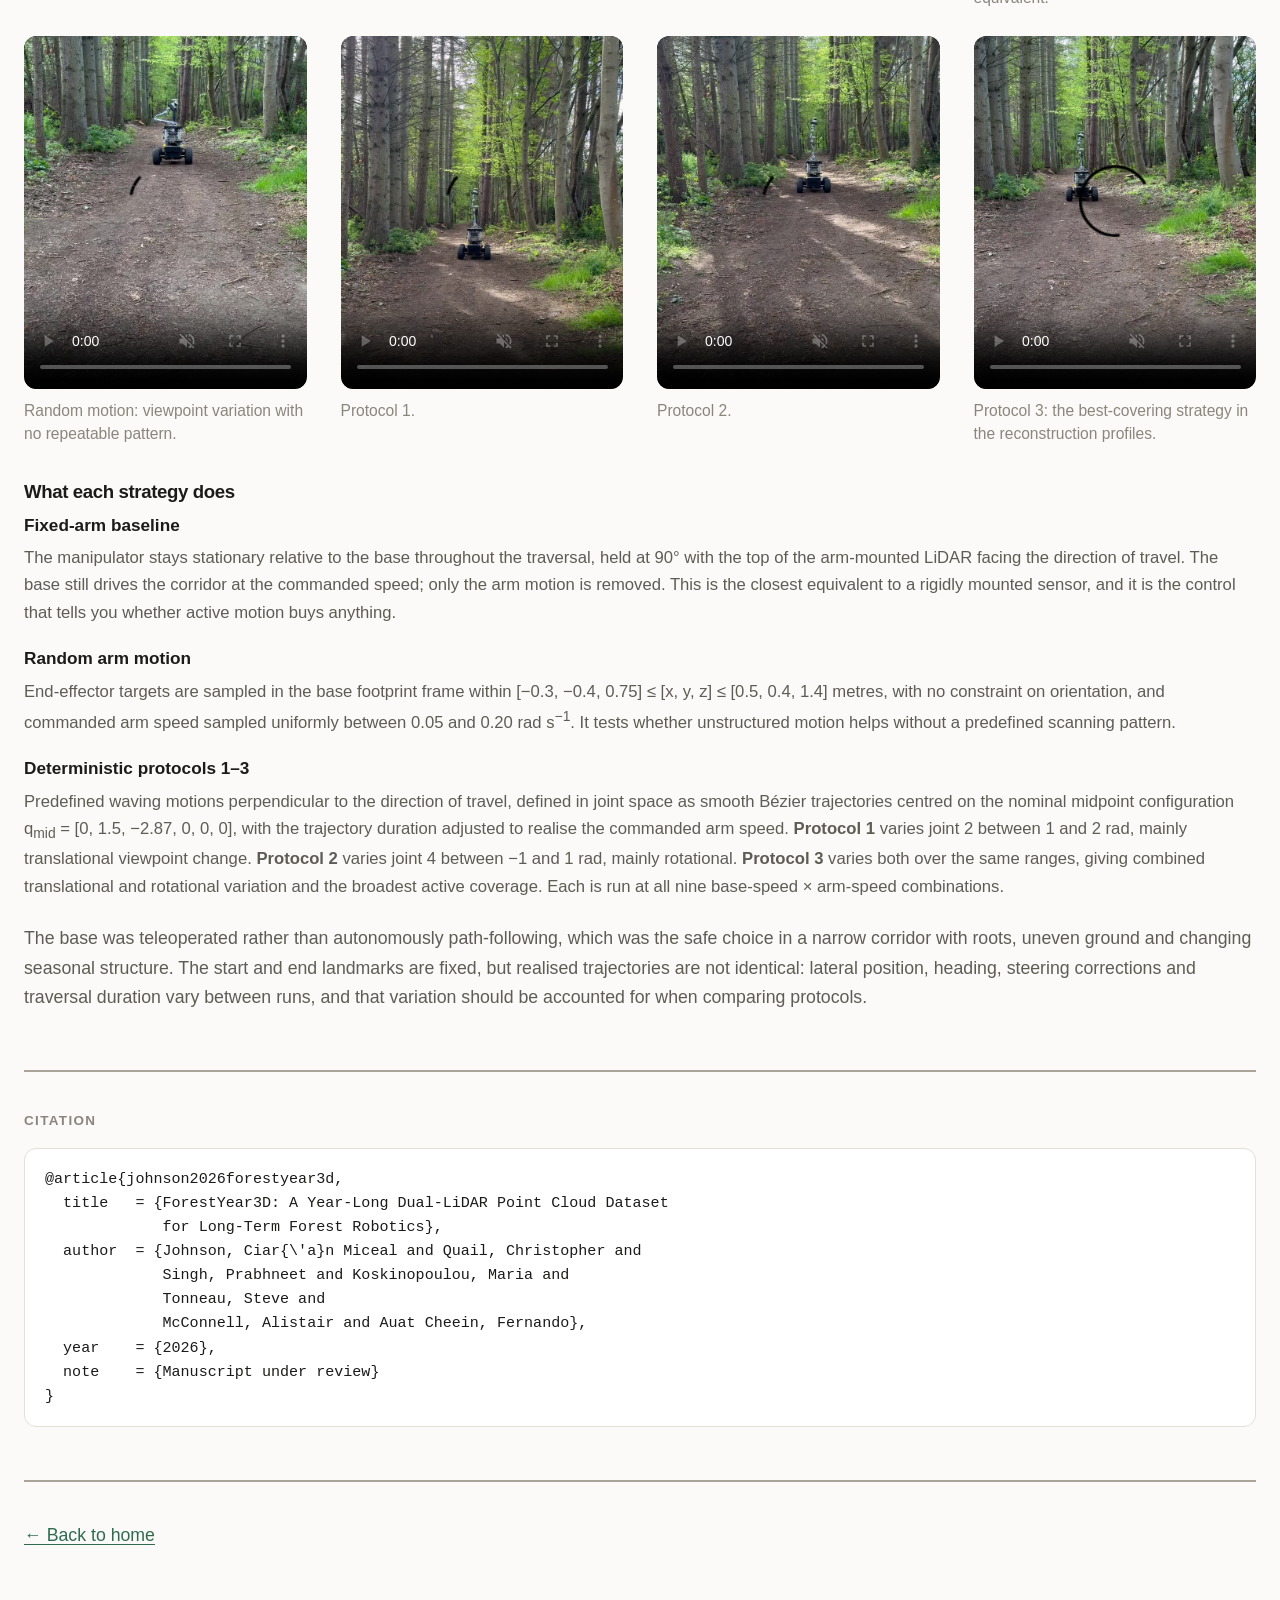
<file: forestyear3d.html>
<!DOCTYPE html>
<html lang="en">
<head>
  <meta charset="utf-8">
  <!-- The project page moved to /ForestYear3D/, which is the URL cited in the
       paper (https://ciaranjohnson.github.io/ForestYear3D/). This file stays
       as a redirect so older links keep working. -->
  <meta http-equiv="refresh" content="0; url=./ForestYear3D/">
  <link rel="canonical" href="https://ciaranjohnson.github.io/ForestYear3D/">
  <title>ForestYear3D | Ciarán Míċeál Johnson</title>
</head>
<body>
  <p>This page has moved to <a href="./ForestYear3D/">/ForestYear3D/</a>.</p>
</body>
</html>
</file>
<file: style.css>
/* ---------------------------------------------------------------
   Shared stylesheet — Ciaran Johnson
   --------------------------------------------------------------- */

:root {
  --bg:            #fbfaf8;
  --surface:       #ffffff;
  --text:          #1c1b19;
  --text-muted:    #5f5c56;
  --text-subtle:   #8a867e;
  --accent:        #2f6b4f;
  --accent-soft:   #e8f0eb;
  --border:        #e3e0da;
  --border-mid:    #cbc6bd;   /* rule above a subsection heading */
  --border-strong: #aaa399;   /* rule between sections on the paper pages */
  --shadow:        0 1px 2px rgba(28, 27, 25, .04), 0 8px 24px rgba(28, 27, 25, .05);
  --radius:        12px;
}

@media (prefers-color-scheme: dark) {
  :root {
    --bg:          #16171a;
    --surface:     #1d1f23;
    --text:        #e9e7e3;
    --text-muted:  #a8a49c;
    --text-subtle: #7d7972;
    --accent:      #7fc39c;
    --accent-soft: #22302a;
    --border:      #2c2f34;
    --border-mid:    #3b3f46;
    --border-strong: #4d525b;
    --shadow:      0 1px 2px rgba(0, 0, 0, .3), 0 8px 24px rgba(0, 0, 0, .25);
  }
}

*, *::before, *::after { box-sizing: border-box; }

/* Type grows a little with the viewport: 17px on phones and small laptops,
   about 18.5px at 1920 and 19.5px on a 2560-wide display, so the text keeps
   pace with the 1400px column. Everything sized in rem scales with it. */
html { font-size: clamp(17px, 16.2px + 0.12vw, 19.5px); }

body {
  margin: 0;
  background: var(--bg);
  color: var(--text);
  font-family: -apple-system, BlinkMacSystemFont, "Segoe UI", Inter, Roboto,
               "Helvetica Neue", Arial, sans-serif;
  font-size: 1rem;
  line-height: 1.65;
  -webkit-font-smoothing: antialiased;
}

.wrap {
  max-width: 1400px;
  margin: 0 auto;
  padding: 0 24px;
}

/* ---------- Navigation ---------- */

.site-nav {
  border-bottom: 1px solid var(--border);
  background: var(--bg);
  position: sticky;
  top: 0;
  z-index: 10;
}

.site-nav .wrap {
  display: flex;
  align-items: center;
  justify-content: space-between;
  gap: 24px;
  min-height: 60px;
  flex-wrap: wrap;
}

.site-nav .brand {
  font-weight: 600;
  letter-spacing: -.01em;
  color: var(--text);
  text-decoration: none;
}

.site-nav ul {
  display: flex;
  /* On narrow phones the list wraps as whole items rather than breaking a
     label such as "ALFRED 2.0" across two lines. */
  flex-wrap: wrap;
  gap: 4px 22px;
  list-style: none;
  margin: 0;
  padding: 0;
  font-size: .94rem;
}

.site-nav li { white-space: nowrap; }

.site-nav a {
  color: var(--text-muted);
  text-decoration: none;
}

.site-nav a:hover,
.site-nav a[aria-current="page"] {
  color: var(--accent);
}

/* ---------- Headings & text ---------- */

h1, h2, h3 {
  line-height: 1.25;
  letter-spacing: -.02em;
  margin: 0 0 .4em;
}

h1 { font-size: clamp(2rem, 5vw, 2.6rem); }
h2 { font-size: clamp(1.32rem, 1.1rem + .45vw, 1.5rem); margin-top: 0; }
h3 { font-size: 1.05rem; }
h4 {
  font-size: .95rem;
  line-height: 1.25;
  letter-spacing: -.01em;
  margin: 1.9em 0 .5em;
}

/* A sub-heading part-way down a section, e.g. the splats inside Phenotype */
h3.subsection { margin-top: 2em; }

/* Three strengths of rule on the paper pages, so the structure reads at a
   glance: a 2px line between sections (see the Sections block), a 1px
   mid-tone line above each h3.subsection, and the light 1px border above an
   h4.subsection-minor, which opens a part of a subsection, e.g. the all-pose
   sweep under the LiDAR visibility heading on the ALFRED page. */
.paper h3.subsection {
  margin-top: 2.4em;
  padding-top: 1.3em;
  border-top: 1px solid var(--border-mid);
}
h4.subsection-minor {
  font-size: .98rem;
  font-weight: 600;
  margin: 2em 0 .7em;
  padding-top: 1.3em;
  border-top: 1px solid var(--border);
}

/* Text runs the full width of the column at every size: the site owner
   prefers it to use the space on wide screens rather than stop at a
   reading measure. */
p { margin: 0 0 1.1em; }

a { color: var(--accent); text-underline-offset: 3px; }
a:hover { text-decoration: none; }

.lead {
  font-size: 1.12rem;
  color: var(--text-muted);
}

.muted { color: var(--text-muted); }

/* ---------- Hero ---------- */

/* Photo left, name and intro right, columns vertically centred so the
   two sides read as one balanced block. */
.hero {
  display: grid;
  /* The photo takes under half the row and never more than 520px, so on a
     wide column the name and intro get the room rather than the picture. */
  grid-template-columns: min(44%, 520px) minmax(0, 1fr);
  gap: clamp(32px, 4vw, 56px);
  align-items: center;
  padding: 48px 0 44px;
}

.hero-photo {
  width: 100%;
  aspect-ratio: 4 / 3;
  object-fit: cover;
  object-position: center 45%;
  border-radius: var(--radius);
  border: 1px solid var(--border);
  box-shadow: var(--shadow);
  display: block;
}

.hero-text { min-width: 0; }

/* Slightly tighter than the global h1 so the name sits on one line
   inside the narrower column. */
.hero-text h1 {
  font-size: clamp(1.85rem, 3.2vw, 2.3rem);
  margin-bottom: .3em;
}

.affiliation {
  font-size: 1rem;
  color: var(--text-muted);
  margin: 0 0 1em;
}

.affiliation strong { color: var(--text); font-weight: 600; }

.hero-text .lead {
  font-size: 1.06rem;
  margin-bottom: 0;
}

@media (max-width: 700px) {
  .hero {
    grid-template-columns: 1fr;
    gap: 26px;
    padding: 28px 0 34px;
  }
}

/* ---------- Sections ---------- */

section { padding: clamp(34px, 3vw, 48px) 0; border-top: 1px solid var(--border); }
.paper section { border-top: 2px solid var(--border-strong); }

.eyebrow {
  font-size: .76rem;
  font-weight: 600;
  letter-spacing: .1em;
  text-transform: uppercase;
  color: var(--text-subtle);
  margin: 0 0 .9em;
}

/* ---------- Research themes ---------- */

.themes {
  display: grid;
  grid-template-columns: repeat(auto-fit, minmax(230px, 1fr));
  gap: 16px;
  margin-top: 26px;
}

/* Three across once there is room: the home page has three themes and
   ForestYear3D six, so auto-fit would otherwise leave an orphan at 1400px. */
@media (min-width: 900px) {
  .themes { grid-template-columns: repeat(3, 1fr); }
}

.theme {
  background: var(--surface);
  border: 1px solid var(--border);
  border-radius: var(--radius);
  padding: 18px 20px;
}

.theme h3 { margin-bottom: .35em; font-size: .98rem; }

.theme p {
  margin: 0;
  font-size: .92rem;
  color: var(--text-muted);
  line-height: 1.55;
}

/* ---------- Publication / project cards ---------- */

.card {
  display: block;
  background: var(--surface);
  border: 1px solid var(--border);
  border-radius: var(--radius);
  padding: 22px 24px;
  text-decoration: none;
  color: inherit;
  transition: border-color .15s ease, transform .15s ease, box-shadow .15s ease;
}

a.card:hover {
  border-color: var(--accent);
  transform: translateY(-2px);
  box-shadow: var(--shadow);
}

.card h3 { margin-bottom: .3em; }
.card p  { margin: 0; font-size: .94rem; color: var(--text-muted); max-width: none; }

.tag {
  display: inline-block;
  font-size: .72rem;
  font-weight: 600;
  letter-spacing: .06em;
  text-transform: uppercase;
  color: var(--accent);
  background: var(--accent-soft);
  border-radius: 999px;
  padding: 3px 10px;
  margin-bottom: 10px;
}

.card-more {
  display: inline-block;
  margin-top: 12px;
  font-size: .9rem;
  font-weight: 500;
  color: var(--accent);
}

/* Project cards sit side by side when the column is wide enough for two,
   and stack otherwise. */
.cards {
  display: grid;
  grid-template-columns: repeat(auto-fit, minmax(min(100%, 440px), 1fr));
  gap: 16px;
}

/* A single card part-way down a paper page, linking to a project page:
   kept to the width it would have as one of two, not stretched across. */
.cards--one {
  grid-template-columns: minmax(0, 660px);
  margin: 26px 0 8px;
}

/* ---------- Publication list ----------
   Lighter than .card: a reference list, hairline-separated, with the
   title as the DOI link and the site owner's name picked out in bold. */

.pubs {
  list-style: none;
  margin: 0;
  padding: 0;
  border-top: 1px solid var(--border);
}

.pub {
  padding: 18px 2px;
  border-bottom: 1px solid var(--border);
}

.pub h3 {
  margin: 0 0 .35em;
  font-size: 1rem;
  line-height: 1.45;
  letter-spacing: -.01em;
}

.pub h3 a { text-decoration: none; }
.pub h3 a:hover { text-decoration: underline; }

.pub p {
  margin: 0 0 .2em;
  max-width: none;
  font-size: .9rem;
  line-height: 1.5;
}

.pub p:last-child { margin-bottom: 0; }

.pub-authors { color: var(--text-muted); }
.pub-authors strong { color: var(--text); font-weight: 600; }
.pub-venue { color: var(--text-subtle); }

/* ---------- Image gallery ---------- */

.gallery {
  display: grid;
  grid-template-columns: repeat(auto-fit, minmax(240px, 1fr));
  gap: 20px;
  margin-top: 26px;
}

.gallery figure { margin: 0; }

.gallery img {
  width: 100%;
  height: auto;
  background: var(--surface);
  border: 1px solid var(--border);
  border-radius: var(--radius);
  display: block;
}

/* ---------- Paper page ---------- */

.paper-head { padding: 56px 0 30px; }

.paper-head h1 { font-size: clamp(1.7rem, 4vw, 2.25rem); }

.authors {
  font-size: 1rem;
  color: var(--text-muted);
  margin: 0 0 .5em;
  max-width: none;
}

/* Keep a name, its affiliation and its icons on one line when wrapping. */
.authors .author { white-space: nowrap; }

.authors .sep {
  color: var(--text-subtle);
  margin: 0 .2em;
}

.author-link {
  display: inline-block;
  line-height: 0;
  vertical-align: -.15em;
  border-radius: 3px;
  transition: opacity .15s ease;
}

.author-link:hover { opacity: .75; }

.author-link svg {
  width: 1em;
  height: 1em;
}

.venue {
  font-size: .95rem;
  color: var(--text-subtle);
  margin: 0 0 1.4em;
}

.paper-links {
  display: flex;
  flex-wrap: wrap;
  gap: 10px;
  list-style: none;
  margin: 0;
  padding: 0;
}

.paper-links a {
  display: inline-block;
  border: 1px solid var(--border);
  background: var(--surface);
  border-radius: 999px;
  padding: 7px 18px;
  font-size: .9rem;
  font-weight: 500;
  color: var(--text);
  text-decoration: none;
}

.paper-links a:hover { border-color: var(--accent); color: var(--accent); }

figure {
  margin: 0 0 1.4em;
  padding: 0;
}

figure img {
  width: 100%;
  height: auto;
  border: 1px solid var(--border);
  border-radius: var(--radius);
  display: block;
}

figcaption {
  font-size: .88rem;
  color: var(--text-subtle);
  margin-top: 10px;
  line-height: 1.5;
}

/* Placeholder box for content still to be written */
.placeholder {
  border: 1px dashed var(--border);
  border-radius: var(--radius);
  padding: 20px 22px;
  color: var(--text-subtle);
  font-size: .93rem;
  background: transparent;
}

.placeholder p:last-child { margin-bottom: 0; }

pre {
  background: var(--surface);
  border: 1px solid var(--border);
  border-radius: var(--radius);
  padding: 18px 20px;
  overflow-x: auto;
  font-size: .85rem;
  line-height: 1.6;
}

code { font-family: ui-monospace, SFMono-Regular, "SF Mono", Menlo, Consolas, monospace; }

/* ---------- Footer ---------- */

footer {
  border-top: 1px solid var(--border);
  margin-top: 20px;
  padding: 28px 0 48px;
  font-size: .88rem;
  color: var(--text-subtle);
}

footer p { margin: 0; }

/* ---------------------------------------------------------------
   Paper page: dataset facts, video slots
   --------------------------------------------------------------- */

/* ---------- Key-numbers grid ----------
   Facts are grouped into related sets, and sized by importance. Width comes
   from a span class (.s3/.s4/.s6/.s8) on a 12-column grid; type scale comes
   from a size class (.fact--xl / --lg, with the base .fact as the default).
   Each group's spans should add up to 12 so it forms one clean row. */

.fact-group { margin-top: 26px; }

.fact-group > h3 {
  font-size: .78rem;
  font-weight: 600;
  letter-spacing: .09em;
  text-transform: uppercase;
  color: var(--text-subtle);
  margin: 0 0 10px;
}

.facts {
  display: grid;
  grid-template-columns: repeat(12, 1fr);
  gap: 14px;
  margin: 0;
}

.fact {
  grid-column: span 4;
  display: flex;
  flex-direction: column;
  justify-content: center;
  background: var(--surface);
  border: 1px solid var(--border);
  border-radius: var(--radius);
  padding: 16px 18px;
}

.fact .num {
  display: block;
  font-size: 1.32rem;
  font-weight: 600;
  letter-spacing: -.02em;
  line-height: 1.2;
  color: var(--text);
}

.fact .label {
  display: block;
  margin-top: 4px;
  font-size: .84rem;
  color: var(--text-muted);
  line-height: 1.4;
}

/* Widths */
.fact.s3 { grid-column: span 3; }
.fact.s4 { grid-column: span 4; }
.fact.s6 { grid-column: span 6; }
.fact.s8 { grid-column: span 8; }

/* Emphasis */
.fact--lg { padding: 20px 22px; }
.fact--lg .num { font-size: 1.7rem; }
.fact--lg .label { font-size: .88rem; }

.fact--xl { padding: 24px 26px; }
.fact--xl .num { font-size: 2.35rem; color: var(--accent); }
.fact--xl .label { font-size: .92rem; }

/* Phones keep the same arrangement of tiles as a laptop, three across;
   the tiles just get tighter padding and smaller type. */
@media (max-width: 720px) {
  .facts { gap: 8px; }
  .fact,
  .fact--lg,
  .fact--xl { padding: 10px 10px; }
  .fact .num { font-size: 1rem; }
  .fact--lg .num { font-size: 1.15rem; }
  .fact--xl .num { font-size: 1.5rem; }
  .fact .label,
  .fact--lg .label,
  .fact--xl .label { font-size: .7rem; line-height: 1.35; }
}

/* Definition-style list for protocols and pipeline stages */
.deflist { margin: 0; }

.deflist dt {
  font-weight: 600;
  font-size: .97rem;
  margin-top: 18px;
}

.deflist dt:first-child { margin-top: 0; }

.deflist dd {
  margin: .3em 0 0;
  color: var(--text-muted);
  font-size: .94rem;
}

/* ---------- Video slots ----------
   A .video-slot is a 16:9 box that holds either a <video> element or,
   until the footage exists, a dashed placeholder describing what goes
   there. To publish a clip: drop the file in media/, uncomment the
   <video> block inside the slot, and delete the .video-pending div. */

/* min(…, 100%) stops a column being wider than the container on phones
   narrower than the minimum plus the gutters (e.g. 320-360 px wide). */
.video-grid {
  display: grid;
  grid-template-columns: repeat(auto-fit, minmax(min(280px, 100%), 1fr));
  gap: 20px;
  margin-top: 22px;
}

/* Square orbit tiles: two per row on a tablet, three on a 1400px column
   (six plants make two even rows). */
.video-grid.two-up { grid-template-columns: repeat(auto-fit, minmax(min(380px, 100%), 1fr)); }

/* Full-width clips stacked one above the other, e.g. the ROWCAST scene
   flythroughs, whose plants are too small to read at half width. */
.video-grid.one-up { grid-template-columns: 1fr; gap: 28px; }

.video-item { margin: 0; }

/* A loop standing on its own in a section's flow with more content after it,
   e.g. the two visibility sweeps on the ALFRED page, keeps a figure's gap
   below it; the zero margin above is for items packed into a grid or an
   intro row, or closing a section. */
section > .video-item:not(:last-child) { margin-bottom: 1.4em; }

.video-slot {
  position: relative;
  aspect-ratio: 16 / 9;
  border-radius: var(--radius);
  overflow: hidden;
  background: var(--surface);
}

.video-slot video,
.video-slot iframe {
  width: 100%;
  height: 100%;
  display: block;
  border: 0;
  object-fit: cover;
  background: #000;
  border-radius: var(--radius);
}

/* Placeholder shown while the clip is still to be recorded */
.video-pending {
  position: absolute;
  inset: 0;
  display: flex;
  flex-direction: column;
  align-items: center;
  justify-content: center;
  gap: 6px;
  text-align: center;
  padding: 18px;
  border: 1px dashed var(--border);
  border-radius: var(--radius);
  color: var(--text-subtle);
}

.video-pending .vp-icon {
  font-size: 1.4rem;
  line-height: 1;
  opacity: .55;
}

.video-pending .vp-title {
  font-size: .95rem;
  font-weight: 600;
  color: var(--text-muted);
  max-width: 34ch;
}

.video-pending .vp-note {
  font-size: .8rem;
  max-width: 40ch;
  line-height: 1.45;
}

.video-item figcaption { margin-top: 10px; }

/* A single wide slot, e.g. the seasonal point-cloud flythrough */
.video-slot.wide { aspect-ratio: 21 / 9; }

/* The protocol captures are portrait video, cropped to 4:5 by
   scripts/compress_videos.sh. The default 16/9 slot would crop them to a
   band, so they get their own upright box. */
.video-slot.portrait { aspect-ratio: 4 / 5; }

/* The ROWCAST single-plant orbits are square renders. */
.video-slot.square { aspect-ratio: 1 / 1; }

/* Three square tiles to a row, e.g. the ALFRED turntables, workspace orbits
   and visibility sweeps. A fixed three rather than auto-fit, so that a set of
   six keeps its rows (arm at zero above, drive posture below) instead of
   running five across. Stays three across on phones too, with a tighter gap,
   so the builds remain side by side for comparison rather than stacking. */
.video-grid.three-up { grid-template-columns: repeat(3, 1fr); }
@media (max-width: 700px) {
  .video-grid.three-up { gap: 10px; }
}

/* A render on a white ground gets the same hairline as the photographs, so
   the tile still has an edge in light mode. */
.video-slot.framed { border: 1px solid var(--border); }

/* The six-panel LiDAR visibility sweep on the ALFRED page is a 1680x1200 render. */
.video-slot.visibility { aspect-ratio: 1680 / 1200; }

/* The all-pose visibility sweep below it is a single row of three panels, 1800x648. */
.video-slot.visibility-all { aspect-ratio: 1800 / 648; }

/* A vertical clip such as a YouTube Short: shown at phone width and centred
   rather than stretched across the page, caption centred under it. */
.video-item.short { max-width: 420px; margin: 0 auto; }
.video-slot.short { aspect-ratio: 9 / 16; }
.video-item.short figcaption { text-align: center; }

/* Upright clips are taller than the 16:9 default, so pack more per row. */
.video-grid.portrait-grid {
  grid-template-columns: repeat(auto-fit, minmax(230px, 1fr));
}

/* Intro copy beside one upright clip (.intro-row), and a grid of further
   upright clips below it (.cols-2). Up to 1000px the two halves are equal;
   past that the clip is held to --intro-media wide (480px by default) and
   the copy takes the rest, so the clip stops growing with the column. */
.intro-row,
.video-grid.portrait-grid.cols-2 {
  --gap: 34px;
  display: grid;
  grid-template-columns: 1fr 1fr;
  gap: var(--gap);
  margin-top: 26px;
}

.intro-row { align-items: center; }
.intro-copy { min-width: 0; }
.intro-copy p:last-child { margin-bottom: 0; }
.intro-row .video-item { margin: 0; }

@media (min-width: 1000px) {
  .intro-row { grid-template-columns: minmax(0, 1fr) var(--intro-media, 480px); }
}

/* Copy beside a landscape diagram rather than an upright clip, e.g. the
   ALFRED 2.0 network: the diagram gets more of the row, the copy's own
   heading sits flush with its top, and the figure keeps no bottom margin. */
.intro-row--figure { align-items: start; --intro-media: 640px; }
.intro-row--figure .intro-copy h4 { margin-top: 0; }
.intro-row--figure figure { margin: 0; }

/* A closer-set definition list for a run of short entries, e.g. the six
   ALFRED requirements beside their figure. */
.deflist--tight dt { margin-top: 10px; font-size: .94rem; }
.deflist--tight dd { margin-top: .15em; font-size: .9rem; line-height: 1.5; }

/* ForestYear3D protocols: from 1200px the four remaining clips sit in one
   row, and the intro clip is made the same width as one of them, so all
   five strategies are shown at exactly the same size. */
@media (min-width: 1200px) {
  .video-grid.portrait-grid.cols-2 { grid-template-columns: repeat(4, 1fr); }
  .intro-row--quarter { --intro-media: calc((100% - 3 * var(--gap)) / 4); }
}

@media (max-width: 700px) {
  .intro-row,
  .video-grid.portrait-grid.cols-2 {
    grid-template-columns: 1fr;
    gap: 20px;
  }
}

@media (max-width: 620px) {
  .video-slot.wide { aspect-ratio: 16 / 9; }
}

/* Small note under a section heading */
.section-note {
  font-size: .92rem;
  color: var(--text-muted);
  margin-top: -.4em;
}

/* Compact table for schedules and measurements */
.table-wrap { overflow-x: auto; margin: 22px 0 0; }

.data-table {
  border-collapse: collapse;
  width: 100%;
  font-size: .9rem;
}

.data-table th,
.data-table td {
  text-align: left;
  padding: 9px 14px 9px 0;
  border-bottom: 1px solid var(--border);
  white-space: nowrap;
}

.data-table th {
  font-weight: 600;
  color: var(--text-muted);
  font-size: .82rem;
  letter-spacing: .02em;
}

/* On phones a .data-table.stack-phone gives up the grid: each row becomes a
   small block headed by its first cell, with every other cell as a
   label-and-value line, the label taken from the cell's data-label. The
   ALFRED page's workspace and arm-blockage tables use it; a seven-column
   table otherwise has to be scrolled sideways on a phone. */
@media (max-width: 700px) {
  .data-table.stack-phone thead { display: none; }
  .data-table.stack-phone,
  .data-table.stack-phone tbody,
  .data-table.stack-phone tr { display: block; }
  .data-table.stack-phone tr {
    padding: 10px 0 8px;
    border-bottom: 1px solid var(--border);
  }
  .data-table.stack-phone td {
    display: flex;
    justify-content: space-between;
    align-items: baseline;
    gap: 16px;
    padding: 3px 0;
    border: 0;
    white-space: normal;
  }
  .data-table.stack-phone td:first-child {
    display: block;
    padding-bottom: 6px;
    font-weight: 600;
  }
  .data-table.stack-phone td:not(:first-child)::before {
    content: attr(data-label);
    color: var(--text-muted);
    font-size: .82rem;
    flex: 1 1 auto;
  }
  .data-table.stack-phone td:not(:first-child) { text-align: right; }
}

/* Status chip for links that are not live yet */
.paper-links a[aria-disabled="true"] {
  opacity: .55;
  pointer-events: none;
}

/* Trial landmark photos: portrait originals, cropped to a consistent
   landscape frame so the pair sits level. Bias the crop downward so the
   robot stays in frame. */
.gallery--landmarks img {
  aspect-ratio: 4 / 3;
  object-fit: cover;
  object-position: center 62%;
}

/* Two photos that stay side by side at every width, e.g. the front and
   side views of ALFRED 2.0 on the ROWCAST page. The originals are 3:4, so
   on a wide column they are held to 720px tall and cropped from the top,
   which keeps the wheels and the GNSS mast in frame. */
.gallery--pair { grid-template-columns: 1fr 1fr; }

.gallery--pair img {
  max-height: 720px;
  object-fit: cover;
  object-position: center 90%;
}

@media (max-width: 640px) {
  .gallery--pair { gap: 10px; }
}

/* Equal-width rows for the ALFRED page: four builds or four CAD mounts
   across, or two photos cropped to one shape. On phones the fours become
   two-by-two and the pairs stack. */
.gallery--four { grid-template-columns: repeat(4, 1fr); }
.gallery--builds img { aspect-ratio: 3 / 4; object-fit: cover; }
.gallery--two { grid-template-columns: 1fr 1fr; }
.gallery--43 img { aspect-ratio: 4 / 3; object-fit: cover; }

@media (max-width: 700px) {
  .gallery--four { grid-template-columns: 1fr 1fr; gap: 10px; }
  .gallery--two { grid-template-columns: 1fr; }
}

/* Three robot views sit as equal portrait tiles */
.gallery--views {
  grid-template-columns: repeat(auto-fit, minmax(200px, 1fr));
}
/* On a phone the three ALFRED views stay in one row, like the ALFRED 2.0
   pair beneath them, rather than stacking into three screen-high photos. */
@media (max-width: 700px) {
  .gallery--views { grid-template-columns: repeat(3, 1fr); gap: 10px; }
}

.gallery--views img {
  aspect-ratio: 3 / 4;
  object-fit: cover;
}

/* The base/arm/merged comparison is a two-row render (base and arm above,
   merged full width below), so it needs its own box shape. */
.video-slot.triptych {
  aspect-ratio: 1440 / 1184;
  /* Matches the render's own background, so the panels sit flush on the page. */
  background: var(--bg);
}

/* ---------------------------------------------------------------
   ROWCAST page: workflow stages, narrow figures
   --------------------------------------------------------------- */

/* The five ROWCAST stages as the paper's Figure 2: a row of boxes joined
   by arrows, with a dashed "next visit" arrow looping from the last box
   back to the second. Stages that take place in the field are tinted with
   the accent; offline stages stay plain. The geometry of the loop is
   computed from the column width, so the row never wraps: on narrow
   screens the figure scrolls sideways inside .stages-wrap instead. */
.stages-wrap { overflow-x: auto; margin: 22px 0 10px; }

.stages-figure {
  --g: 30px;                                   /* gap between boxes */
  --cw: calc((100% - 4 * var(--g)) / 5);       /* width of one box */
  --loop: 26px;                                /* drop of the return arrow */
  position: relative;
  min-width: 640px;
  padding-bottom: calc(var(--loop) + 30px);
}

.stages {
  display: grid;
  grid-template-columns: repeat(5, 1fr);
  gap: var(--g);
  margin: 0;
}

.stage {
  position: relative;
  background: var(--surface);
  border: 1px solid var(--border);
  border-radius: var(--radius);
  padding: 14px 16px;
}

.stage--field {
  background: var(--accent-soft);
  border-color: transparent;
}

/* Each card links to the stage's own section further down the page. */
a.stage {
  display: block;
  color: inherit;
  text-decoration: none;
}

a.stage:hover,
a.stage:focus-visible { border-color: var(--accent); }

a.stage:hover h3,
a.stage:focus-visible h3 { color: var(--accent); }

/* Solid arrow from each box to the next: a line across the gap and a
   chevron at its right-hand end. */
.stage:not(:last-child)::after,
.stage:not(:last-child)::before {
  content: "";
  position: absolute;
  top: 50%;
}

.stage:not(:last-child)::after {
  right: calc(-1 * var(--g));
  width: var(--g);
  height: 2px;
  margin-top: -1px;
  background: var(--text-subtle);
}

.stage:not(:last-child)::before {
  right: calc(-1 * var(--g) + 2px);
  width: 9px;
  height: 9px;
  margin-top: -5px;
  border-top: 2px solid var(--text-subtle);
  border-right: 2px solid var(--text-subtle);
  transform: rotate(45deg);
}

.stage h3 { font-size: .98rem; margin-bottom: .35em; }

.stage .when {
  display: block;
  font-size: .68rem;
  font-weight: 600;
  letter-spacing: .03em;
  text-transform: uppercase;
  color: var(--text-subtle);
  margin-bottom: .5em;
}

.stage--field .when { color: var(--accent); }

.stage p {
  margin: 0;
  font-size: .9rem;
  color: var(--text-muted);
  line-height: 1.5;
  max-width: none;
}

/* The return arrow: drops from the bottom centre of Phenotype (column 5),
   runs left under Plan and Execute, and rises into the bottom centre of
   Scout (column 2), where the chevron points up. */
.stages-loop {
  position: absolute;
  left: calc(1.5 * var(--cw) + var(--g));
  width: calc(3 * var(--cw) + 3 * var(--g));
  bottom: 30px;
  height: var(--loop);
  border: 2px dashed var(--text-subtle);
  border-top: 0;
  border-radius: 0 0 14px 14px;
}

.stages-loop::before {
  content: "";
  position: absolute;
  left: -5.5px;
  top: 0;
  width: 9px;
  height: 9px;
  border-top: 2px solid var(--text-subtle);
  border-left: 2px solid var(--text-subtle);
  transform: rotate(45deg);
}

.stages-loop::after {
  content: "next visit";
  position: absolute;
  left: 50%;
  bottom: -.75em;
  transform: translateX(-50%);
  padding: 0 8px;
  background: var(--bg);
  font-size: .78rem;
  line-height: 1.5;
  color: var(--text-subtle);
  white-space: nowrap;
}

.stages-key {
  font-size: .84rem;
  color: var(--text-subtle);
  margin: 0 0 1.4em;
}

.stages-key .swatch {
  display: inline-block;
  width: .9em;
  height: .9em;
  border-radius: 3px;
  vertical-align: -.1em;
  margin-right: .35em;
  border: 1px solid var(--border);
  background: var(--surface);
}

.stages-key .swatch--field { background: var(--accent-soft); border-color: transparent; }

.stages-key .dash {
  display: inline-block;
  width: 1.6em;
  vertical-align: .25em;
  margin-right: .4em;
  border-top: 2px dashed var(--text-subtle);
}

/* Phones: the row would be clipped and scroll sideways, so the five stages
   stack instead, with the arrows pointing down and the dashed "next visit"
   loop running up the left-hand side from Phenotype back into Scout. The
   cards share one height (grid-auto-rows), so the loop's ends can be placed
   as fractions of the stack: the middle of the second card is about 29% of
   the way down, the middle of the fifth about 9% from the bottom. */
@media (max-width: 700px) {
  .stages-wrap { overflow: visible; }

  .stages-figure {
    --g: 26px;
    min-width: 0;
    padding: 0 0 0 30px;
  }

  .stages {
    grid-template-columns: 1fr;
    grid-auto-rows: 1fr;
  }

  .stage:not(:last-child)::after {
    right: auto;
    left: 50%;
    top: auto;
    bottom: calc(-1 * var(--g));
    width: 2px;
    height: var(--g);
    margin: 0 0 0 -1px;
  }

  .stage:not(:last-child)::before {
    right: auto;
    left: 50%;
    top: auto;
    bottom: calc(-1 * var(--g) + 2px);
    margin: 0 0 0 -5px;
    transform: rotate(135deg);
  }

  .stages-loop {
    left: 14px;
    width: 16px;
    top: 29%;
    bottom: 9%;
    height: auto;
    border: 2px dashed var(--text-subtle);
    border-right: 0;
    border-radius: 14px 0 0 14px;
  }

  .stages-loop::before {
    left: auto;
    right: -3px;
    top: -5.5px;
    border-left: 0;
    border-right: 2px solid var(--text-subtle);
    transform: rotate(45deg);
  }

  .stages-loop::after {
    left: 0;
    bottom: auto;
    top: 50%;
    transform: translate(-50%, -50%) rotate(-90deg);
    padding: 0 6px;
  }
}

/* The twelve plants of the ROWCAST trial: six columns, the small cohort on
   the first row and the large cohort on the second. The large-cohort panels
   in the manuscript's figure are not all the same shape, so those tiles are
   held to 2:3 and cropped; two of them are anchored so the crop keeps the
   trailing vine and the pot. */
.plant-grid {
  display: grid;
  grid-template-columns: repeat(6, 1fr);
  gap: 14px 10px;
}

.plant-grid figure { margin: 0; }

.plant-grid img {
  aspect-ratio: 4 / 3;
  object-fit: cover;
}

.plant-grid .tile--tall img { aspect-ratio: 2 / 3; }
.plant-grid .tile--right img { object-position: right center; }
.plant-grid .tile--bottom img { object-position: center bottom; }

.plant-grid figcaption {
  margin-top: 6px;
  font-size: .8rem;
  line-height: 1.3;
  text-align: center;
  hyphens: auto;
  overflow-wrap: anywhere;
}

.plant-figure > figcaption { margin-top: 14px; }

/* Six across on phones too, as on a laptop: tighter gaps and smaller labels
   so the row still fits. */
@media (max-width: 640px) {
  .plant-grid { gap: 8px 5px; }
  .plant-grid figcaption { font-size: .66rem; margin-top: 4px; }
}

/* A portrait figure that would be far too tall at full page width */
.figure--narrow {
  max-width: 560px;
  margin-left: auto;
  margin-right: auto;
}

/* A near-square figure, e.g. the base/arm/merged triptych, which at the
   full 1400px column would be taller than the screen. */
.figure--medium {
  max-width: 1000px;
  margin-left: auto;
  margin-right: auto;
}

/* A figure much taller than wide, e.g. the LiDAR ray-termination grid:
   narrower still, but wide enough for its labels to stay legible. */
.figure--tall {
  max-width: 760px;
  margin-left: auto;
  margin-right: auto;
}
</file>
